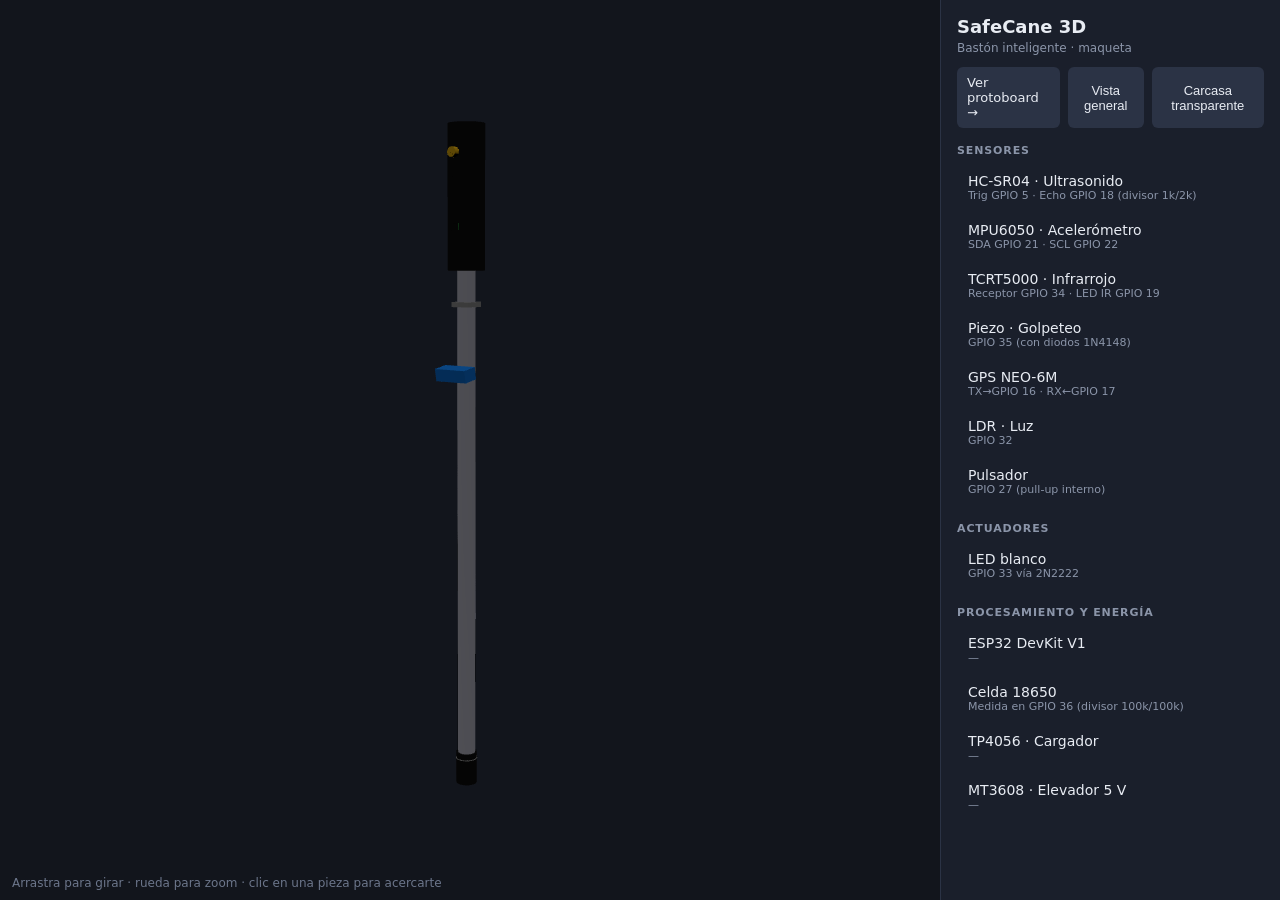
<file: modelo3d/visor/index.html>
<!doctype html>
<html lang="es"><head><meta charset="utf-8"><meta name="viewport" content="width=device-width,initial-scale=1">
<title>SafeCane 3D</title>
<style>
*{box-sizing:border-box}body{margin:0;font-family:system-ui,sans-serif;background:#12151c;color:#e8ecf3;display:flex;height:100vh;overflow:hidden}
#vista{flex:1;position:relative}canvas{display:block}
#panel{width:340px;background:#1a1f2b;border-left:1px solid #2b3345;overflow:auto;padding:16px}
h1{font-size:18px;margin:0 0 4px}.sub{color:#8b95a9;font-size:12px;margin-bottom:12px}
.btns{display:flex;gap:8px;margin-bottom:14px}
button{background:#2b3345;color:#e8ecf3;border:0;border-radius:6px;padding:8px 10px;cursor:pointer;font-size:13px}button:hover{background:#3a4560}
h2{font-size:11px;letter-spacing:.08em;text-transform:uppercase;color:#8b95a9;margin:16px 0 6px}
.item{padding:9px 10px;border-radius:6px;cursor:pointer;border:1px solid transparent;font-size:14px}
.item:hover{background:#242c3d}.item.act{background:#223a63;border-color:#4d8dff}
.item small{display:block;color:#8b95a9;font-size:11px}
#info{margin-top:14px;padding:12px;border-radius:8px;background:#0f131b;font-size:13px;line-height:1.5;display:none}
#info b{font-size:15px;display:block;margin-bottom:4px}#info .pin{color:#ffc247;margin-top:6px}
#tag{position:absolute;pointer-events:none;transform:translate(14px,-50%);background:#4d8dff;color:#fff;padding:5px 10px;border-radius:6px;font-size:13px;font-weight:600;display:none;white-space:nowrap}
#tag::before{content:"";position:absolute;left:-26px;top:50%;width:26px;height:2px;background:#4d8dff}
#ring{position:absolute;pointer-events:none;width:46px;height:46px;margin:-23px 0 0 -23px;border:3px solid #4d8dff;border-radius:50%;display:none;animation:p 1.2s infinite}
@keyframes p{0%{transform:scale(.6);opacity:1}100%{transform:scale(1.5);opacity:0}}
#ayuda{position:absolute;left:12px;bottom:10px;font-size:12px;color:#6c768b}
</style></head><body>
<div id="vista"><div id="ring"></div><div id="tag"></div><div id="error" style="position:absolute;top:12px;left:12px;right:12px;background:#7a1f1f;padding:10px;border-radius:6px;display:none;font-size:13px"></div><div id="ayuda">Arrastra para girar · rueda para zoom · clic en una pieza para acercarte</div></div>
<div id="panel"><h1>SafeCane 3D</h1><div class="sub">Bastón inteligente · maqueta</div>
<div class="btns"><a href="protoboard.html" style="background:#2b3345;color:#e8ecf3;border-radius:6px;padding:8px 10px;font-size:13px;text-decoration:none">Ver protoboard →</a><button id="general">Vista general</button><button id="carcasa">Carcasa transparente</button></div>
<div id="lista"></div><div id="info"></div></div>
<script>addEventListener("error",e=>{const x=document.getElementById("error");x.style.display="block";x.textContent="Error: "+e.message});addEventListener("unhandledrejection",e=>{const x=document.getElementById("error");x.style.display="block";x.textContent="Error: "+(e.reason&&e.reason.message||e.reason)})</script>
<script type="importmap">{"imports":{"three":"./lib/three.module.js","three/addons/":"./lib/addons/"}}</script>
<script type="module">
import * as THREE from "three";
import {GLTFLoader} from "three/addons/loaders/GLTFLoader.js";
import {OrbitControls} from "three/addons/controls/OrbitControls.js";

// nombre del nodo en el .glb -> información (pines según la guía)
const INFO = {
  hcsr04:{g:"Sensores",n:"HC-SR04 · Ultrasonido",d:"Mide la distancia a obstáculos al frente (2–400 cm). Inclinado 10° hacia abajo.",p:"Trig GPIO 5 · Echo GPIO 18 (divisor 1k/2k)"},
  mpu6050:{g:"Sensores",n:"MPU6050 · Acelerómetro",d:"Detecta caída libre, impacto e inclinación. Eje Z paralelo al tubo.",p:"SDA GPIO 21 · SCL GPIO 22"},
  tcrt5000:{g:"Sensores",n:"TCRT5000 · Infrarrojo",d:"Detecta si hay una mano sujetando la empuñadura, mirando por la ventana de 6×10 mm.",p:"Receptor GPIO 34 · LED IR GPIO 19"},
  piezo:{g:"Sensores",n:"Piezo · Golpeteo",d:"En la contera: cuenta cada golpe de la punta contra el suelo.",p:"GPIO 35 (con diodos 1N4148)"},
  gps:{g:"Sensores",n:"GPS NEO-6M",d:"Da la ubicación que se envía con cada alerta. Antena cerámica hacia arriba.",p:"TX→GPIO 16 · RX←GPIO 17"},
  ldr:{g:"Sensores",n:"LDR · Luz",d:"Decide cuándo encender el LED blanco al oscurecer.",p:"GPIO 32"},
  pulsador:{g:"Sensores",n:"Pulsador",d:"Cancela una pre-alerta o alerta. Capuchón alto, al alcance del pulgar.",p:"GPIO 27 (pull-up interno)"},
  led:{g:"Actuadores",n:"LED blanco",d:"Hace visible al usuario de noche y parpadea en ALERTA.",p:"GPIO 33 vía 2N2222"},
  esp32:{g:"Procesamiento y energía",n:"ESP32 DevKit V1",d:"Cerebro: lee sensores (núcleo 1) y comunica por Wi-Fi/MQTT/BLE (núcleo 0).",p:"—"},
  bateria:{g:"Procesamiento y energía",n:"Celda 18650",d:"3000 mAh. Energía portátil del bastón.",p:"Medida en GPIO 36 (divisor 100k/100k)"},
  tp4056:{g:"Procesamiento y energía",n:"TP4056 · Cargador",d:"Carga la celda y la protege bajo 2,5 V. Puerto micro-USB accesible.",p:"—"},
  mt3608:{g:"Procesamiento y energía",n:"MT3608 · Elevador 5 V",d:"Sube 3,7 V de la celda a 5,0 V para el riel de 5 V.",p:"—"},
};
const INTERIOR = new Set(["esp32","bateria","tp4056","mt3608","mpu6050","tcrt5000","gps"]);
const CARCASA = ["mango_a","mango_b"];

const cont = document.getElementById("vista");
try{document.createElement("canvas").getContext("webgl2")||document.createElement("canvas").getContext("webgl")||(()=>{throw new Error("tu navegador tiene WebGL desactivado")})()}catch(e){document.getElementById("error").style.display="block";document.getElementById("error").textContent="Error: "+e.message}
const renderer = new THREE.WebGLRenderer({antialias:true});
renderer.setPixelRatio(devicePixelRatio); cont.prepend(renderer.domElement);
const scene = new THREE.Scene(); scene.background = new THREE.Color(0x12151c);
const camera = new THREE.PerspectiveCamera(40,1,1,5000);
const controls = new OrbitControls(camera, renderer.domElement); controls.enableDamping = true;
scene.add(new THREE.HemisphereLight(0xffffff,0x667799,3.2));
const sol = new THREE.DirectionalLight(0xffffff,2.2); sol.position.set(300,600,400); scene.add(sol);

const piezas = {}; let seleccion = null, vuelo = null;
const tag = document.getElementById("tag"), ring = document.getElementById("ring"), info = document.getElementById("info");

new GLTFLoader().load("safecane.glb", g => {
  scene.add(g.scene); g.scene.updateMatrixWorld(true);
  g.scene.traverse(o => { if (o.name && !o.isMesh || o.isMesh) {
    const nombre = o.isMesh ? o.name : o.name;
    if (INFO[nombre] || CARCASA.includes(nombre) || nombre==="tubo"||nombre==="contera") piezas[nombre] = o;
    if (o.isMesh) { o.material = o.material.clone(); o.material.transparent = true; }
  }});
  general(true); armarLista();
});

function cajaDe(o){ return new THREE.Box3().setFromObject(o); }
function setCarcasa(transp){
  CARCASA.forEach(n => piezas[n]?.traverse(m => { if (m.isMesh) m.material.opacity = transp ? 0.12 : 1; m.material.depthWrite = !transp; }));
  document.getElementById("carcasa").textContent = transp ? "Carcasa opaca" : "Carcasa transparente";
  carcasaTransp = transp;
}
let carcasaTransp = false;

function volarA(destPos, destTarget, ms=900){
  vuelo = {t0:performance.now(), ms, p0:camera.position.clone(), t0v:controls.target.clone(), p1:destPos, t1:destTarget};
}
function general(inmediato){
  const c = cajaDe(piezas.tubo), mg = cajaDe(piezas.mango_a);
  const caja = new THREE.Box3().union(c).union(mg);
  const centro = caja.getCenter(new THREE.Vector3()), alto = caja.getSize(new THREE.Vector3()).y;
  const pos = centro.clone().add(new THREE.Vector3(alto*1.2, alto*0.3, alto*1.5));
  if (inmediato){ camera.position.copy(pos); controls.target.copy(centro); } else volarA(pos, centro);
  seleccionar(null);
}
function seleccionar(nombre){
  if (seleccion && piezas[seleccion]) piezas[seleccion].traverse(m => { if (m.isMesh && m.material.emissive) m.material.emissive.setHex(0); });
  seleccion = nombre;
  document.querySelectorAll(".item").forEach(e => e.classList.toggle("act", e.dataset.n === nombre));
  tag.style.display = ring.style.display = info.style.display = nombre ? "block" : "none";
  if (!nombre) return;
  const d = INFO[nombre];
  tag.textContent = d.n; info.innerHTML = `<b>${d.n}</b>${d.d}<div class="pin">${d.p}</div>`;
  piezas[nombre].traverse(m => { if (m.isMesh && m.material.emissive) m.material.emissive.setHex(0x335599); });
  if (INTERIOR.has(nombre) && !carcasaTransp) setCarcasa(true);
  const caja = cajaDe(piezas[nombre]), centro = caja.getCenter(new THREE.Vector3());
  const dist = Math.max(caja.getSize(new THREE.Vector3()).length()*2.6, 60);
  const dir = camera.position.clone().sub(controls.target).normalize();
  volarA(centro.clone().add(dir.multiplyScalar(dist)), centro);
}
function armarLista(){
  const lista = document.getElementById("lista"); const grupos = {};
  Object.entries(INFO).forEach(([k,v]) => (grupos[v.g] ||= []).push([k,v]));
  for (const [g, items] of Object.entries(grupos)){
    lista.insertAdjacentHTML("beforeend", `<h2>${g}</h2>`);
    items.forEach(([k,v]) => { const e = document.createElement("div"); e.className="item"; e.dataset.n=k;
      e.innerHTML = `${v.n}<small>${v.p}</small>`; e.onclick = () => seleccionar(k); lista.append(e); });
  }
}
document.getElementById("general").onclick = () => general(false);
document.getElementById("carcasa").onclick = () => setCarcasa(!carcasaTransp);

// clic sobre el modelo (sin confundirlo con arrastrar)
const ray = new THREE.Raycaster(), mouse = new THREE.Vector2(); let down = null;
renderer.domElement.addEventListener("pointerdown", e => down = [e.clientX,e.clientY]);
renderer.domElement.addEventListener("pointerup", e => {
  if (!down || Math.hypot(e.clientX-down[0], e.clientY-down[1]) > 5) return;
  const r = renderer.domElement.getBoundingClientRect();
  mouse.set(((e.clientX-r.left)/r.width)*2-1, -((e.clientY-r.top)/r.height)*2+1);
  ray.setFromCamera(mouse, camera);
  const objs = Object.entries(piezas).filter(([n]) => INFO[n]).map(([,o]) => o);
  const hit = ray.intersectObjects(objs, true)[0];
  if (hit){ let o = hit.object; while (o && !INFO[o.name]) o = o.parent; if (o) seleccionar(o.name); }
});

function ajustar(){ const w = cont.clientWidth, h = cont.clientHeight; renderer.setSize(w,h); camera.aspect = w/h; camera.updateProjectionMatrix(); }
addEventListener("resize", ajustar); ajustar();

renderer.setAnimationLoop(() => {
  if (vuelo){ let k = Math.min((performance.now()-vuelo.t0)/vuelo.ms, 1); k = k<.5 ? 2*k*k : 1-Math.pow(-2*k+2,2)/2;
    camera.position.lerpVectors(vuelo.p0, vuelo.p1, k); controls.target.lerpVectors(vuelo.t0v, vuelo.t1, k); if (k===1) vuelo = null; }
  controls.update(); renderer.render(scene, camera);
  if (seleccion){ const p = controls.target.clone(); if (piezas[seleccion]) cajaDe(piezas[seleccion]).getCenter(p);
    p.project(camera); const x = (p.x+1)/2*cont.clientWidth, y = (1-p.y)/2*cont.clientHeight;
    ring.style.left = x+"px"; ring.style.top = y+"px"; tag.style.left = (x+30)+"px"; tag.style.top = y+"px"; }
});
</script></body></html>
</file>
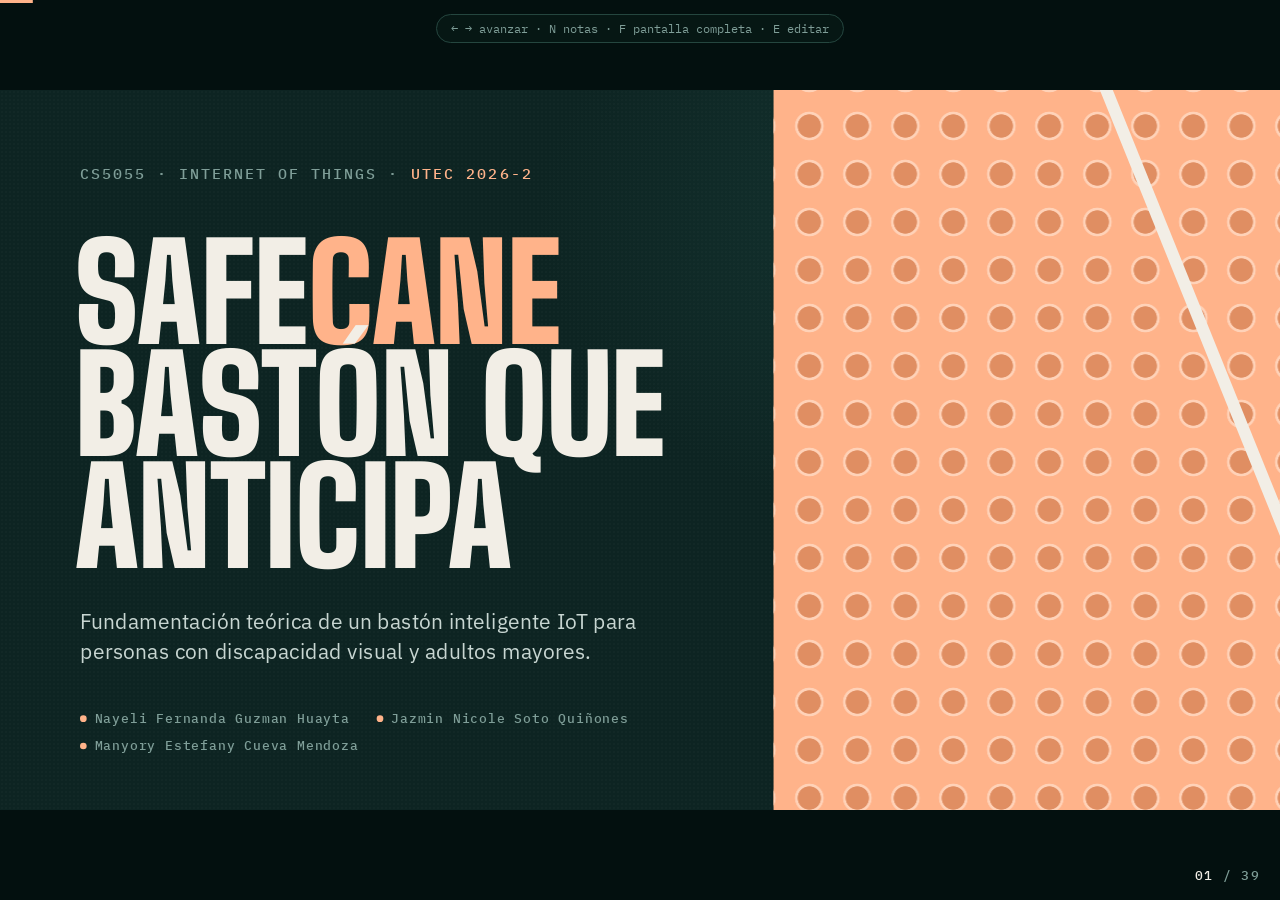
<file: presentacion/fundamentacion_teorica.html>
<!DOCTYPE html>
<html lang="es">
<head>
<meta charset="UTF-8">
<meta name="viewport" content="width=device-width, initial-scale=1.0">
<title>SafeCane · Fundamentación teórica</title>

<!-- Tipografías: Big Shoulders Display (titulares, estilo señalética), IBM Plex Sans (texto) e IBM Plex Mono (etiquetas) -->
<link rel="preconnect" href="https://fonts.googleapis.com">
<link rel="preconnect" href="https://fonts.gstatic.com" crossorigin>
<link href="https://fonts.googleapis.com/css2?family=Big+Shoulders+Display:wght@600;800;900&family=IBM+Plex+Mono:wght@400;500&family=IBM+Plex+Sans:wght@400;500;600&display=swap" rel="stylesheet">

<style>
/* ===========================================
   TEMA (variables CSS)
   Cambia estos valores para cambiar todo el aspecto.
   Paleta: verde petróleo + durazno, inspirada en el piso podotáctil.
   =========================================== */
:root {
  --stage-bg: #03100f;      /* fuera del lienzo 16:9 */
  --slide-bg: #0D2422;      /* fondo de cada diapositiva */
  --bg-2: #12302D;          /* paneles */
  --bg-3: #173a36;          /* paneles realzados */
  --line: #25463f;          /* bordes y rejillas */
  --glow: #163834;          /* halo del fondo */
  --acc: #FFB38A;           /* acento durazno */
  --dome: #e08e62;          /* relieve podotáctil */
  --ring: #ffd2b8;
  --mint: #8FD9C6;          /* acento frío secundario (desnivel, red) */
  --paper: #F2EEE6;         /* texto principal */
  --sub: #c8d6d2;           /* texto secundario */
  --dim: #7f9e98;           /* etiquetas */

  --f-display: 'Big Shoulders Display', 'Arial Narrow', sans-serif;
  --f-body: 'IBM Plex Sans', sans-serif;
  --f-mono: 'IBM Plex Mono', monospace;

  --ease-out: cubic-bezier(0.23, 1, 0.32, 1);
  --ease-in-out: cubic-bezier(0.77, 0, 0.175, 1);
}

* { margin: 0; padding: 0; box-sizing: border-box; }

/* ===========================================
   FIXED 16:9 STAGE: MANDATORY BASE STYLES
   (viewport-base.css, contenido completo)
   =========================================== */
html,
body {
    width: 100%;
    height: 100%;
    margin: 0;
    overflow: hidden;
    background: var(--stage-bg, #000);
}
.deck-viewport {
    position: fixed;
    inset: 0;
    overflow: hidden;
    background: var(--stage-bg, #000);
}
.deck-stage {
    position: absolute;
    left: 0;
    top: 0;
    width: 1920px;
    height: 1080px;
    overflow: hidden;
    transform-origin: 0 0;
    background: var(--slide-bg, #fff);
}
.slide {
    position: absolute;
    inset: 0;
    width: 1920px;
    height: 1080px;
    overflow: hidden;
    display: block;
    visibility: hidden;
    opacity: 0;
    pointer-events: none;
    background: var(--slide-bg, #fff);
}
.slide.active,
.slide.visible {
    visibility: visible;
    opacity: 1;
    pointer-events: auto;
    z-index: 1;
}
img,
video,
canvas,
svg {
    max-width: 100%;
    max-height: 100%;
}
.deck-controls {
    position: fixed;
    left: 50%;
    bottom: 22px;
    transform: translateX(-50%);
    z-index: 1000;
}
@media print {
    html,
    body {
        width: 1920px;
        height: auto;
        overflow: visible;
        background: #fff;
    }
    .deck-viewport {
        position: static;
        overflow: visible;
        background: #fff;
    }
    .deck-stage {
        position: static;
        width: auto;
        height: auto;
        transform: none !important;
        background: none;
    }
    .slide {
        position: relative;
        display: block !important;
        visibility: visible !important;
        opacity: 1 !important;
        pointer-events: auto !important;
        width: 1920px;
        height: 1080px;
        break-after: page;
        page-break-after: always;
    }
    .slide:last-child {
        break-after: auto;
        page-break-after: auto;
    }
    .deck-controls {
        display: none !important;
    }
}
@media (prefers-reduced-motion: reduce) {
    *,
    *::before,
    *::after {
        animation-duration: 0.01ms !important;
        transition-duration: 0.2s !important;
    }
}

/* ===========================================
   TRANSICIÓN ENTRE DIAPOSITIVAS
   Fundido corto; el movimiento lo aportan los elementos .reveal
   =========================================== */
.slide {
  transition: opacity 320ms ease, visibility 0s linear 320ms;
  color: var(--paper);
  font-family: var(--f-body);
  background:
    radial-gradient(1100px 700px at 82% 18%, var(--glow), transparent 70%),
    var(--slide-bg);
}
.slide.active { transition: opacity 360ms ease, visibility 0s; }

/* Grano sutil sobre el fondo (textura de asfalto) */
.slide::before {
  content: ""; position: absolute; inset: 0; pointer-events: none;
  background-image: radial-gradient(#ffffff09 1px, transparent 1.4px);
  background-size: 6px 6px; opacity: .6;
}

/* ===========================================
   ANIMACIONES DE ENTRADA
   .reveal sube y aparece; --i define el orden (lo asigna el JS)
   =========================================== */
.reveal {
  opacity: 0;
  transform: translateY(28px);
  transition: opacity 0s linear 360ms, transform 0s linear 360ms;
}
.slide.visible .reveal {
  opacity: 1; transform: translateY(0);
  transition: opacity 600ms ease, transform 800ms var(--ease-out);
  transition-delay: calc(var(--i, 0) * 70ms + 120ms);
}

/* ===========================================
   SEÑAS DE IDENTIDAD: RELIEVE PODOTÁCTIL Y BASTÓN
   =========================================== */
.tactile {
  position: absolute; top: 0; bottom: 0; right: 0;
  background-color: var(--acc);
  background-image: radial-gradient(circle at 50% 50%, var(--dome) 0 17px, var(--ring) 18px 21px, transparent 22px);
  background-size: 72px 72px;
  background-position: 18px 18px;
  clip-path: inset(0 0 0 100%);
}
.slide.visible .tactile {
  clip-path: inset(0 0 0 0);
  transition: clip-path 1100ms var(--ease-in-out) 60ms;
}
.cane {
  position: absolute; width: 18px; height: 1400px; top: -120px;
  background: linear-gradient(var(--paper) 0 80%, #e5484d 80% 100%);
  transform: rotate(-22deg); transform-origin: top center;
  opacity: 0;
}
.slide.visible .cane { opacity: 1; transition: opacity 700ms ease 700ms; }

/* Relieve como marcador Sí / No en tablas */
.dome { display: inline-block; width: 30px; height: 30px; border-radius: 50%; vertical-align: middle;
  background: radial-gradient(circle, var(--dome) 0 9px, var(--ring) 10px 12px, var(--acc) 13px); }
.ring { display: inline-block; width: 30px; height: 30px; border-radius: 50%; vertical-align: middle; border: 2px solid var(--line); }
.na { font-family: var(--f-mono); color: var(--dim); font-size: 26px; }

/* ===========================================
   TIPOGRAFÍA Y BLOQUES REUTILIZABLES
   =========================================== */
.pad { position: absolute; inset: 96px 128px 104px; display: flex; flex-direction: column; }
.tag {
  font: 500 22px var(--f-mono); letter-spacing: .16em; text-transform: uppercase; color: var(--dim);
  display: flex; align-items: center; gap: 18px;
}
.tag b { color: var(--acc); font-weight: 500; }
.h1 { font: 900 200px/.84 var(--f-display); text-transform: uppercase; letter-spacing: -.005em; }
.h2 { font: 800 112px/.9 var(--f-display); text-transform: uppercase; margin-top: 36px; max-width: 1500px; }
.h3 { font: 800 54px/1 var(--f-display); text-transform: uppercase; letter-spacing: .01em; }
.lead { font-size: 40px; line-height: 1.38; color: var(--sub); max-width: 1300px; }
.txt { font-size: 30px; line-height: 1.45; color: var(--sub); }
.src { font: 400 20px var(--f-mono); color: var(--dim); letter-spacing: .04em; }
.acc { color: var(--acc); }
.mint { color: var(--mint); }
em { font-style: normal; color: var(--paper); font-weight: 600; }

.panel { background: var(--bg-2); border: 1px solid var(--line); border-radius: 6px; padding: 44px 44px 40px; }
.cols { display: grid; gap: 28px; }
.c2 { grid-template-columns: 1fr 1fr; }
.c3 { grid-template-columns: repeat(3, 1fr); }
.c4 { grid-template-columns: repeat(4, 1fr); }
.grow { flex: 1; min-height: 0; }
.bottom { margin-top: auto; }

/* Número pequeño de ítem (01, 02…) */
.idx { font: 500 22px var(--f-mono); color: var(--acc); letter-spacing: .08em; }

/* ===========================================
   PORTADA Y CIERRE
   =========================================== */
.cover .tactile { width: 760px; }
.cover .cane { right: 300px; }
.cover .h1 { position: absolute; left: 112px; top: 220px; width: 1050px; }
.cover .sub { position: absolute; left: 120px; top: 775px; width: 860px; font-size: 32px; line-height: 1.42; color: var(--sub); }
.cover .tag { position: absolute; left: 120px; top: 110px; }
.people { position: absolute; left: 120px; bottom: 84px; width: 940px; display: flex; flex-wrap: wrap; gap: 14px 40px; font: 500 20px var(--f-mono); letter-spacing: .06em; color: var(--dim); }
.people i { display: inline-block; width: 10px; height: 10px; border-radius: 50%; background: var(--acc); margin-right: 12px; vertical-align: 1px; }

/* ===========================================
   SEPARADOR DE SECCIÓN
   =========================================== */
.section .tactile { width: 520px; }
.section .cane { right: 180px; }
.section .num {
  position: absolute; left: 112px; top: 120px;
  font: 900 520px/.8 var(--f-display);
  color: transparent; -webkit-text-stroke: 3px var(--acc);
}
.section .h2 { position: absolute; left: 120px; bottom: 150px; width: 1200px; font-size: 150px; }
.section .tag { position: absolute; left: 124px; bottom: 96px; }

/* ===========================================
   CIFRA GRANDE (estadísticas)
   =========================================== */
.stat-n { font: 900 360px/.8 var(--f-display); color: var(--acc); letter-spacing: -.01em; white-space: nowrap; }
.stat-n small { font-size: 140px; color: var(--paper); margin-left: 16px; }
.stat-wrap { display: grid; grid-template-columns: auto 1fr; gap: 80px; align-items: end; margin-top: auto; }
.stat-wrap .lead { font-size: 46px; color: var(--paper); padding-bottom: 18px; }

/* ===========================================
   TABLAS
   =========================================== */
table { width: 100%; border-collapse: collapse; }
th { font: 500 19px var(--f-mono); letter-spacing: .12em; text-transform: uppercase; color: var(--dim); text-align: left; padding: 0 16px 18px; }
td { font-size: 27px; color: var(--sub); padding: 20px 16px; border-top: 1px solid var(--line); vertical-align: middle; }
td b { color: var(--paper); font-weight: 600; }
td.c, th.c { text-align: center; }
tr.us td { background: var(--bg-3); color: var(--paper); border-top-color: var(--acc); }

/* ===========================================
   ONDAS DE VIBRACIÓN (patrones de aviso)
   =========================================== */
.wave { height: 34px; border-radius: 4px; }
.w-cont { background: var(--acc); }
.w-fast { background: repeating-linear-gradient(90deg, var(--acc) 0 14px, transparent 14px 28px); }
.w-slow { background: repeating-linear-gradient(90deg, var(--acc) 0 44px, transparent 44px 88px); opacity: .8; }
.w-step { background: repeating-linear-gradient(90deg, var(--mint) 0 14px, transparent 14px 28px); }
.w-pre  { background: repeating-linear-gradient(90deg, var(--ring) 0 84px, transparent 84px 140px); }
.w-alert{ background: repeating-linear-gradient(90deg, #ff7a6b 0 35px, transparent 35px 70px); }
.wrow { display: grid; grid-template-columns: 420px 1fr 260px; gap: 40px; align-items: center; padding: 22px 0; border-top: 1px solid var(--line); }
.wrow b { font: 800 40px/1 var(--f-display); text-transform: uppercase; display: block; }
.wrow span { font: 400 20px var(--f-mono); color: var(--dim); }
.wrow .ms { text-align: right; font: 500 22px var(--f-mono); color: var(--sub); }

/* ===========================================
   SVG (diagramas)
   =========================================== */
svg text { font-family: var(--f-body); fill: var(--paper); }
svg .t2 { fill: var(--sub); }
svg .t3 { fill: var(--dim); }
svg .mono { font-family: var(--f-mono); }
svg .box { fill: var(--bg-2); stroke: var(--line); stroke-width: 1.5; }
svg .box-a { fill: #2a2b24; stroke: var(--acc); stroke-width: 2; }
svg .box-m { fill: #143a35; stroke: var(--mint); stroke-width: 1.5; }
svg .box-s { fill: var(--bg-3); }
svg .w { stroke: var(--dim); stroke-width: 1.6; fill: none; }
svg .wa { stroke: var(--acc); stroke-width: 2; fill: none; }
svg .wm { stroke: var(--mint); stroke-width: 2; fill: none; }
svg .dash { stroke-dasharray: 6 7; }
svg .ah { fill: var(--dim); }
svg .aha { fill: var(--acc); }
svg .ahm { fill: var(--mint); }
svg .ta { fill: var(--acc); }
svg .tm { fill: var(--mint); }
svg .gl { stroke: var(--line); stroke-width: 1; }
.trace { stroke: var(--acc); stroke-width: 3; fill: none; stroke-linejoin: round; stroke-linecap: round; stroke-dasharray: 1; stroke-dashoffset: 1; }
.slide.visible .trace { stroke-dashoffset: 0; transition: stroke-dashoffset 1600ms var(--ease-in-out) 500ms; }

/* ===========================================
   REFERENCIAS
   =========================================== */
.refs { columns: 2; column-gap: 72px; margin-top: 44px; }
.refs p { font-size: 19px; line-height: 1.45; color: var(--sub); margin-bottom: 13px; break-inside: avoid; }
.refs p b { color: var(--paper); font-weight: 600; }

/* Notas del expositor: ocultas en la diapositiva, se muestran con N */
.notes { display: none; }

/* ===========================================
   CONTROLES (fuera del lienzo)
   =========================================== */
.progress { position: fixed; left: 0; top: 0; height: 3px; width: 100%; background: var(--acc); transform-origin: left; transform: scaleX(0); transition: transform 400ms var(--ease-out); z-index: 1000; }
.counter { position: fixed; right: 20px; bottom: 16px; font: 500 13px var(--f-mono); letter-spacing: .1em; color: var(--dim); z-index: 1000; }
.counter b { color: var(--paper); font-weight: 500; }
.notes-panel {
  position: fixed; left: 50%; bottom: 20px; transform: translate(-50%, 16px); width: min(920px, calc(100% - 32px));
  background: #071816f2; border: 1px solid var(--line); border-radius: 10px; padding: 18px 22px;
  font: 400 16px/1.55 var(--f-body); color: var(--sub); z-index: 1001;
  opacity: 0; pointer-events: none; transition: opacity 200ms ease, transform 260ms var(--ease-out);
}
.notes-panel.show { opacity: 1; transform: translate(-50%, 0); pointer-events: auto; }
.notes-panel b { font: 500 12px var(--f-mono); letter-spacing: .12em; color: var(--acc); display: block; margin-bottom: 6px; }
.hint { position: fixed; top: 14px; left: 50%; transform: translateX(-50%); font: 400 12px var(--f-mono); color: var(--dim); background: #071816e6; border: 1px solid var(--line); border-radius: 999px; padding: 6px 14px; z-index: 1000; transition: opacity 500ms ease; }
.hint.gone { opacity: 0; }

/* Edición en línea (E o esquina superior izquierda) */
.edit-hotzone { position: fixed; top: 0; left: 0; width: 80px; height: 80px; z-index: 10000; cursor: pointer; }
.edit-toggle {
  position: fixed; top: 16px; left: 16px; z-index: 10001; height: 36px; padding: 0 14px; border-radius: 8px;
  background: var(--bg-3); color: var(--paper); border: 1px solid var(--line); font: 500 13px var(--f-mono); cursor: pointer;
  opacity: 0; pointer-events: none; transition: opacity 300ms ease, transform 140ms var(--ease-out);
}
.edit-toggle.show, .edit-toggle.active { opacity: 1; pointer-events: auto; }
.edit-toggle.active { background: var(--acc); color: #0D2422; border-color: var(--acc); }
.edit-toggle:active { transform: scale(0.96); }
body.editing [contenteditable="true"] { outline: 2px dashed #ffb38a66; outline-offset: 6px; }

@media (prefers-reduced-motion: reduce) {
  .reveal { transform: none; }
  .slide.visible .tactile { transition: none; }
  .trace { stroke-dashoffset: 0; }
}
@media print {
  .reveal { opacity: 1 !important; transform: none !important; }
  .tactile { clip-path: none !important; }
  .cane { opacity: 1 !important; }
  .trace { stroke-dashoffset: 0 !important; }
  .progress, .counter, .notes-panel, .hint, .edit-hotzone, .edit-toggle { display: none !important; }
}
</style>
</head>
<body>

<div class="progress" id="progress"></div>
<div class="hint" id="hint">← → avanzar · N notas · F pantalla completa · E editar</div>

<div class="deck-viewport">
<main class="deck-stage" id="deckStage">

<!-- =========================================================
     01 · PORTADA
     ========================================================= -->
<section class="slide cover" data-title="Portada">
  <div class="tactile"></div><div class="cane"></div>
  <div class="tag reveal">CS5055 · Internet of Things · <b>UTEC 2026-2</b></div>
  <h1 class="h1 reveal">Safe<span class="acc">Cane</span><br>bastón que<br>anticipa</h1>
  <p class="sub reveal">Fundamentación teórica de un bastón inteligente IoT para personas con discapacidad visual y adultos mayores.</p>
  <div class="people reveal"><span><i></i>Nayeli Fernanda Guzman Huayta</span><span><i></i>Jazmin Nicole Soto Quiñones</span><span><i></i>Manyory Estefany Cueva Mendoza</span></div>
  <aside class="notes">Presentar al equipo y el curso. SafeCane es un bastón inteligente IoT que detecta obstáculos, desniveles y caídas, y envía la ubicación de cada alerta en tiempo real.</aside>
</section>

<!-- =========================================================
     02 · CONTENIDO
     ========================================================= -->
<section class="slide" data-title="Contenido">
  <div class="pad">
    <div class="tag reveal">Contenido</div>
    <h2 class="h2 reveal">Seis partes</h2>
    <div class="cols c3 bottom" style="row-gap:56px">
      <div class="reveal"><div class="idx">01</div><div class="h3" style="margin-top:14px">Problemática<br>y contexto</div></div>
      <div class="reveal"><div class="idx">02</div><div class="h3" style="margin-top:14px">Objetivos</div></div>
      <div class="reveal"><div class="idx">03</div><div class="h3" style="margin-top:14px">Justificación</div></div>
      <div class="reveal"><div class="idx">04</div><div class="h3" style="margin-top:14px">Estado del arte</div></div>
      <div class="reveal"><div class="idx">05</div><div class="h3" style="margin-top:14px">Fundamentos<br>y tecnologías</div></div>
      <div class="reveal"><div class="idx">06</div><div class="h3" style="margin-top:14px">Desarrollo<br>conceptual</div></div>
    </div>
  </div>
  <aside class="notes">Recorrido: del problema a la solución, pasando por los objetivos, el estado del arte y la teoría que sostiene cada decisión.</aside>
</section>

<!-- =========================================================
     03 · SECCIÓN 01
     ========================================================= -->
<section class="slide section" data-title="01 Problemática">
  <div class="tactile"></div><div class="cane"></div>
  <div class="num reveal">01</div>
  <h2 class="h2 reveal">Problemática<br>y contexto</h2>
  <div class="tag reveal">SafeCane · Fundamentación teórica</div>
</section>

<!-- 04 · Cifra OMS -->
<section class="slide" data-title="Visión en el mundo">
  <div class="pad">
    <div class="tag reveal"><b>01</b> Problemática y contexto</div>
    <div class="stat-wrap">
      <div class="stat-n reveal">2 200<small>M</small></div>
      <div class="reveal"><p class="lead">personas en el mundo tienen algún deterioro de la visión cercana o lejana.</p><p class="src" style="margin-top:20px">OMS · 2026</p></div>
    </div>
  </div>
  <aside class="notes">Según la OMS, al menos 2 200 millones de personas tienen algún deterioro de la visión; en al menos 1 000 millones se pudo prevenir o aún no se ha atendido.</aside>
</section>

<!-- 05 · Cifra Perú -->
<section class="slide" data-title="Perú">
  <div class="pad">
    <div class="tag reveal"><b>01</b> Problemática y contexto</div>
    <div class="stat-wrap">
      <div class="stat-n reveal">1,55<small>M</small></div>
      <div class="reveal"><p class="lead">peruanos tienen dificultad para ver aun usando anteojos: la discapacidad más frecuente del país.</p><p class="src" style="margin-top:20px">INEI · Perfil sociodemográfico de la población con discapacidad, 2017</p></div>
    </div>
  </div>
  <aside class="notes">El INEI registró 3 209 261 personas con discapacidad (10,3 % de la población). De ellas, 1 550 196 (48,3 %) tienen dificultad para ver. Le siguen moverse o caminar (15,1 %) y oír (7,6 %). La prevalencia crece con la edad y alcanza su máximo después de los 60 años.</aside>
</section>

<!-- 06 · Cifra caídas -->
<section class="slide" data-title="Caídas">
  <div class="pad">
    <div class="tag reveal"><b>01</b> Problemática y contexto</div>
    <div class="stat-wrap">
      <div class="stat-n reveal">684 000</div>
      <div class="reveal"><p class="lead">muertes por caídas al año: la segunda causa de muerte por lesiones no intencionales.</p><p class="src" style="margin-top:20px">OMS · Falls, 2021</p></div>
    </div>
  </div>
  <aside class="notes">Cada año ocurren 37,3 millones de caídas que requieren atención médica. Los mayores de 60 años concentran las caídas fatales, y más del 80 % de esas muertes ocurre en países de ingresos bajos y medianos, como el Perú.</aside>
</section>

<!-- 07 · Visión y caídas -->
<section class="slide" data-title="Visión y caídas">
  <div class="pad">
    <div class="tag reveal"><b>01</b> Problemática y contexto</div>
    <h2 class="h2 reveal">Ver menos es caer más</h2>
    <div class="cols c2 bottom" style="gap:80px">
      <div class="reveal"><div class="stat-n" style="font-size:280px">+40<small style="font-size:110px">%</small></div><p class="lead" style="margin-top:24px">de riesgo de caída en personas ciegas</p></div>
      <div class="reveal"><div class="stat-n" style="font-size:280px;color:var(--ring)">+16<small style="font-size:110px">%</small></div><p class="lead" style="margin-top:24px">en personas con baja visión</p></div>
    </div>
    <p class="src reveal" style="margin-top:40px">Legood et al., 2002 · Shri Harini et al., 2026</p>
  </div>
  <aside class="notes">Una revisión de 31 estudios concluyó que las personas con discapacidad visual tienen más caídas y lesiones que la población general. Trabajos recientes cuantifican ese exceso.</aside>
</section>

<!-- 08 · Limitaciones del bastón blanco -->
<section class="slide" data-title="El bastón blanco">
  <div class="pad">
    <div class="tag reveal"><b>01</b> Problemática y contexto</div>
    <h2 class="h2 reveal">El bastón blanco solo sabe lo que toca su punta</h2>
    <div class="cols c3 bottom">
      <div class="panel reveal"><div class="idx">01</div><div class="h3" style="margin:18px 0 16px">No anticipa</div><p class="txt">No avisa de lo que se acerca ni de un escalón que baja.</p></div>
      <div class="panel reveal"><div class="idx">02</div><div class="h3" style="margin:18px 0 16px">No avisa</div><p class="txt">Si la persona cae, nadie se entera.</p></div>
      <div class="panel reveal"><div class="idx">03</div><div class="h3" style="margin:18px 0 16px">No localiza</div><p class="txt">La familia no sabe dónde está.</p></div>
    </div>
  </div>
  <aside class="notes">El bastón blanco es barato y simple, pero pasivo. Quien camina solo puede quedarse horas en el suelo tras una caída, y esa demora agrava la lesión.</aside>
</section>

<!-- 09 · Enunciado del problema -->
<section class="slide" data-title="El problema">
  <div class="tactile" style="width:220px"></div>
  <div class="pad" style="right:340px">
    <div class="tag reveal"><b>01</b> El problema</div>
    <p class="reveal" style="margin-top:auto;font:800 92px/1.02 var(--f-display);text-transform:uppercase">No existe un dispositivo de bajo costo que <span class="acc">amplíe la detección</span> y, a la vez, <span class="acc">avise de una caída y de dónde ocurrió</span>.</p>
  </div>
  <aside class="notes">En el Perú ese grupo supera el millón y medio de personas. Acortar el tiempo entre la caída y la llegada de ayuda es el objetivo que justifica el trabajo.</aside>
</section>

<!-- =========================================================
     10 · SECCIÓN 02
     ========================================================= -->
<section class="slide section" data-title="02 Objetivos">
  <div class="tactile"></div><div class="cane"></div>
  <div class="num reveal">02</div>
  <h2 class="h2 reveal">Objetivos</h2>
  <div class="tag reveal">SafeCane · Fundamentación teórica</div>
</section>

<!-- 11 · Objetivo general -->
<section class="slide" data-title="Objetivo general">
  <div class="pad">
    <div class="tag reveal"><b>02</b> Objetivo general</div>
    <p class="reveal" style="margin-top:auto;font:500 60px/1.32 var(--f-body);max-width:1600px">Desarrollar un bastón inteligente IoT basado en el ESP32 que detecte <span class="acc">obstáculos</span>, <span class="acc">desniveles</span> y <span class="acc">caídas</span>, registre la <span class="acc">ubicación</span> y notifique cada alerta en tiempo real a un celular y a un tablero web.</p>
  </div>
  <aside class="notes">Usuarios: personas con discapacidad visual y adultos mayores. La alerta local (vibración y sonido) funciona siempre; la red solo añade la notificación remota.</aside>
</section>

<!-- 12 · Objetivos específicos: detección -->
<section class="slide" data-title="Objetivos de detección">
  <div class="pad">
    <div class="tag reveal"><b>02</b> Objetivos específicos · detección</div>
    <div class="cols c3 grow" style="margin-top:56px">
      <div class="panel reveal" style="display:flex;flex-direction:column"><div class="idx">01 · HC-SR04</div><div class="h3" style="margin:20px 0">Obstáculos</div><p class="txt">Vibración progresiva según la distancia.</p><div class="bottom"><div class="stat-n" style="font-size:150px">2 m</div><p class="src">alcance · error &lt; 3 cm</p></div></div>
      <div class="panel reveal" style="display:flex;flex-direction:column"><div class="idx">02 · FC-51</div><div class="h3" style="margin:20px 0">Desniveles</div><p class="txt">Escalones que bajan, bordillos y huecos, solo en ángulo de uso.</p><div class="bottom"><div class="stat-n" style="font-size:150px">≥90%</div><p class="src">escalones y bordillos detectados</p></div></div>
      <div class="panel reveal" style="display:flex;flex-direction:column"><div class="idx">03 · MPU6050</div><div class="h3" style="margin:20px 0">Caídas</div><p class="txt">Umbrales de aceleración e inclinación, con cancelación manual.</p><div class="bottom"><div class="stat-n" style="font-size:150px">≥90%</div><p class="src">sensibilidad</p></div></div>
    </div>
  </div>
  <aside class="notes">Tres objetivos de detección, cada uno con su sensor y su meta medible. El aviso de desnivel es distinto al de obstáculos, para que el usuario los distinga al tacto.</aside>
</section>

<!-- 13 · Objetivos específicos: comunicación y validación -->
<section class="slide" data-title="Objetivos de red y validación">
  <div class="pad">
    <div class="tag reveal"><b>02</b> Objetivos específicos · red y validación</div>
    <div class="cols c2 grow" style="margin-top:56px">
      <div class="panel reveal" style="display:flex;flex-direction:column"><div class="idx">04 · NEO-6M · BLE · MQTT</div><div class="h3" style="margin:20px 0">Ubicar y notificar</div><p class="txt">Cada alerta lleva su posición GPS y llega por BLE a un celular y por MQTT a un tablero web.</p><div class="bottom"><div class="stat-n" style="font-size:170px">&lt;5 s</div><p class="src">latencia de la alerta</p></div></div>
      <div class="panel reveal" style="display:flex;flex-direction:column"><div class="idx">05 · Entorno controlado</div><div class="h3" style="margin:20px 0">Validar</div><p class="txt">Medir exactitud, falsas alarmas, precisión de ubicación y autonomía con batería recargable.</p><div class="bottom"><div class="stat-n" style="font-size:170px">1 día</div><p class="src">jornada de uso</p></div></div>
    </div>
  </div>
  <aside class="notes">La referencia de latencia es 4,71 s de Fitriandini et al. La autonomía estimada es de unas 15 h con una celda 18650.</aside>
</section>

<!-- =========================================================
     14 · SECCIÓN 03
     ========================================================= -->
<section class="slide section" data-title="03 Justificación">
  <div class="tactile"></div><div class="cane"></div>
  <div class="num reveal">03</div>
  <h2 class="h2 reveal">Justificación</h2>
  <div class="tag reveal">SafeCane · Fundamentación teórica</div>
</section>

<!-- 15 · Cuatro funciones -->
<section class="slide" data-title="Cuatro funciones">
  <div class="pad">
    <div class="tag reveal"><b>03</b> Justificación</div>
    <h2 class="h2 reveal">Cuatro funciones, un solo bastón</h2>
    <div class="cols c4 bottom">
      <div class="reveal" style="border-top:4px solid var(--acc);padding-top:28px"><div class="h3">Obstáculos</div><p class="txt" style="margin-top:14px">al frente, hasta 2 m</p></div>
      <div class="reveal" style="border-top:4px solid var(--mint);padding-top:28px"><div class="h3">Desniveles</div><p class="txt" style="margin-top:14px">bajo la punta</p></div>
      <div class="reveal" style="border-top:4px solid var(--ring);padding-top:28px"><div class="h3">Caídas</div><p class="txt" style="margin-top:14px">con confirmación</p></div>
      <div class="reveal" style="border-top:4px solid var(--paper);padding-top:28px"><div class="h3">Ubicación</div><p class="txt" style="margin-top:14px">en cada alerta</p></div>
    </div>
  </div>
  <aside class="notes">Ningún trabajo revisado reúne las cuatro funciones en un solo dispositivo de bajo costo. Esa combinación es el aporte del proyecto.</aside>
</section>

<!-- 16 · Dos sensores complementarios -->
<section class="slide" data-title="Dos sensores">
  <div class="pad">
    <div class="tag reveal"><b>03</b> Justificación</div>
    <h2 class="h2 reveal">Uno mira al frente. El otro, al piso.</h2>
    <div class="grow reveal" style="margin-top:40px;display:flex;align-items:flex-end">
      <svg viewBox="0 0 1660 560" width="1660" role="img" aria-label="Bastón con el HC-SR04 mirando al frente y el FC-51 mirando al piso al borde de un escalón">
        <defs>
          <marker id="m-a" viewBox="0 0 10 10" refX="8" refY="5" markerWidth="8" markerHeight="8" orient="auto"><path d="M0 0 L10 5 L0 10z" class="aha"/></marker>
          <marker id="m-m" viewBox="0 0 10 10" refX="8" refY="5" markerWidth="8" markerHeight="8" orient="auto"><path d="M0 0 L10 5 L0 10z" class="ahm"/></marker>
        </defs>
        <path d="M0 420 H760 V540 H1660 V560 H0z" fill="#12302D"/>
        <path d="M0 420 H760 V540 H1660" stroke="var(--sub)" stroke-width="3" fill="none"/>
        <rect x="1380" y="250" width="70" height="290" rx="4" class="box"/>
        <text x="1415" y="230" text-anchor="middle" class="t3 mono" font-size="20">obstáculo</text>
        <path d="M420 40 L740 410" stroke="var(--paper)" stroke-width="10" stroke-linecap="round"/>
        <path d="M722 390 L740 410" stroke="#e5484d" stroke-width="10" stroke-linecap="round"/>
        <rect x="486" y="112" width="52" height="28" rx="4" class="box-a" transform="rotate(49 512 126)"/>
        <path d="M530 140 L1366 330" class="wa dash" marker-end="url(#m-a)"/>
        <path d="M530 140 L1366 260" class="wa dash" opacity=".35"/>
        <path d="M530 140 L1366 410" class="wa dash" opacity=".35"/>
        <text x="760" y="170" class="ta mono" font-size="24">HC-SR04 · ultrasonido · 2 cm–2 m</text>
        <rect x="694" y="350" width="40" height="24" rx="4" class="box-m" transform="rotate(49 714 362)"/>
        <path d="M728 378 L790 500" class="wm dash" marker-end="url(#m-m)"/>
        <text x="810" y="480" class="tm mono" font-size="24">FC-51 · infrarrojo</text>
        <text x="810" y="514" class="t2" font-size="24">sin piso → aviso de desnivel</text>
        <path d="M740 410 V200" stroke="var(--dim)" stroke-width="1.5" class="dash"/>
        <text x="560" y="300" class="t3 mono" font-size="20" text-anchor="end">ángulo de uso</text>
        <text x="560" y="328" class="t3 mono" font-size="20" text-anchor="end">20°–75°</text>
      </svg>
    </div>
  </div>
  <aside class="notes">El ultrasonido apunta al frente con un cono de unos 15°: no ve un escalón que baja, un bordillo ni un hueco. El FC-51 va cerca de la punta, mirando al piso, y detecta cuando el piso «desaparece». Es un módulo simple y barato: salida digital de 3 pines, calibrable con un potenciómetro.</aside>
</section>

<!-- 17 · Decisiones de diseño -->
<section class="slide" data-title="Decisiones de diseño">
  <div class="pad">
    <div class="tag reveal"><b>03</b> Justificación</div>
    <h2 class="h2 reveal">Tres decisiones que bajan costo y riesgo</h2>
    <div class="cols c3 bottom">
      <div class="reveal"><div class="idx">Un chip</div><div class="h3" style="margin:18px 0 16px">ESP32</div><p class="txt">Wi-Fi y BLE integrados: reemplaza a la pareja Arduino + NodeMCU.</p></div>
      <div class="reveal"><div class="idx">Un canal</div><div class="h3" style="margin:18px 0 16px">Vibración</div><p class="txt">No tapa los sonidos del entorno, de los que el usuario depende para orientarse.</p></div>
      <div class="reveal"><div class="idx">Sin red</div><div class="h3" style="margin:18px 0 16px">Alerta local</div><p class="txt">Sensores y red en núcleos distintos: sin Wi-Fi, el bastón sigue avisando.</p></div>
    </div>
  </div>
  <aside class="notes">Menos chips significa menos costo, consumo y puntos de falla. Dakopoulos y Bourbakis advierten que el audio satura el oído; por eso el sonido queda solo para desniveles y caídas.</aside>
</section>

<!-- 18 · 10 segundos -->
<section class="slide" data-title="Confirmación">
  <div class="pad">
    <div class="tag reveal"><b>03</b> Justificación · falsas alarmas</div>
    <div class="stat-wrap">
      <div class="stat-n reveal">10 s</div>
      <div class="reveal"><p class="lead">para cancelar antes de que salga la alerta. Un bastón golpea el piso decenas de veces por minuto.</p><p class="src" style="margin-top:20px">Confirmación interactiva · Geng, 2026</p></div>
    </div>
  </div>
  <aside class="notes">A diferencia de un sensor fijo al cuerpo, el bastón puede caerse solo y golpea el suelo constantemente. La ventana de cancelación mantiene bajas las falsas alarmas. Usamos umbrales simples y explicables; los datos registrados servirán para entrenar un clasificador más adelante.</aside>
</section>

<!-- =========================================================
     19 · SECCIÓN 04
     ========================================================= -->
<section class="slide section" data-title="04 Estado del arte">
  <div class="tactile"></div><div class="cane"></div>
  <div class="num reveal">04</div>
  <h2 class="h2 reveal">Estado del arte<br>y antecedentes</h2>
  <div class="tag reveal">SafeCane · Fundamentación teórica</div>
</section>

<!-- 20 · Seis trabajos -->
<section class="slide" data-title="Seis trabajos">
  <div class="pad">
    <div class="tag reveal"><b>04</b> Antecedentes · cada integrante revisó dos</div>
    <div class="cols c3 grow" style="margin-top:48px;row-gap:28px;grid-template-rows:1fr 1fr">
      <div class="panel reveal" style="display:flex;flex-direction:column"><p class="src">Paredes Orozco y Domínguez-Morales · 2024</p><div class="stat-n bottom" style="font-size:120px">≈98%</div><p class="txt" style="font-size:24px;margin-top:10px">exactitud · obstáculos, caídas y GPS</p></div>
      <div class="panel reveal" style="display:flex;flex-direction:column"><p class="src">Tsantikidou et al. · 2025</p><div class="stat-n bottom" style="font-size:120px">+7,4%</div><p class="txt" style="font-size:24px;margin-top:10px">en obstáculos · LoRa cifrado</p></div>
      <div class="panel reveal" style="display:flex;flex-direction:column"><p class="src">Fitriandini et al. · 2025</p><div class="stat-n bottom" style="font-size:120px">4,71 s</div><p class="txt" style="font-size:24px;margin-top:10px">latencia · MPU6050 + NEO-6M</p></div>
      <div class="panel reveal" style="display:flex;flex-direction:column"><p class="src">Abuelmakarem et al. · 2024</p><div class="stat-n bottom" style="font-size:120px">180°</div><p class="txt" style="font-size:24px;margin-top:10px">cinco ultrasonidos · escaleras</p></div>
      <div class="panel reveal" style="display:flex;flex-direction:column"><p class="src">Putera et al. · 2025</p><div class="stat-n bottom" style="font-size:120px">3–5 m</div><p class="txt" style="font-size:24px;margin-top:10px">GPS · ESP32 con sensores de salud</p></div>
      <div class="panel reveal" style="display:flex;flex-direction:column"><p class="src">Shri Harini et al. · 2026</p><div class="stat-n bottom" style="font-size:120px">MLP</div><p class="txt" style="font-size:24px;margin-top:10px">red neuronal para clasificar caídas</p></div>
    </div>
  </div>
  <aside class="notes">Tres líneas: bastones con detección de obstáculos y conectividad; detección de caídas con IMU y GPS; y bastones para monitorear adultos mayores. Fitriandini es el antecedente más cercano: error de ubicación de 4,63 m y latencia de 4,71 s. Putera muestra que el ESP32 basta, y que los biosensores exigen validación médica. Shri Harini marca el siguiente paso: pasar de umbrales a un clasificador.</aside>
</section>

<!-- 21 · Comparativa -->
<section class="slide" data-title="Comparativa">
  <div class="pad">
    <div class="tag reveal"><b>04</b> Síntesis comparativa</div>
    <h2 class="h2 reveal" style="font-size:96px">Ninguno reúne las cuatro</h2>
    <div class="bottom reveal">
      <table>
        <thead><tr><th>Estudio</th><th>Controlador</th><th class="c">Obstáculos</th><th class="c">Desniveles</th><th class="c">Caídas</th><th class="c">GPS</th></tr></thead>
        <tbody>
          <tr><td><b>Paredes Orozco y D.-M.</b></td><td>No especificado</td><td class="c"><i class="dome"></i></td><td class="c"><i class="ring"></i></td><td class="c"><i class="dome"></i></td><td class="c"><i class="dome"></i></td></tr>
          <tr><td><b>Tsantikidou et al.</b></td><td>Arduino Nano + RPi Zero</td><td class="c"><i class="dome"></i></td><td class="c"><i class="dome"></i></td><td class="c"><i class="ring"></i></td><td class="c"><i class="ring"></i></td></tr>
          <tr><td><b>Fitriandini et al.</b></td><td>Tipo Arduino</td><td class="c"><i class="ring"></i></td><td class="c"><i class="ring"></i></td><td class="c"><i class="dome"></i></td><td class="c"><i class="dome"></i></td></tr>
          <tr><td><b>Abuelmakarem et al.</b></td><td>Arduino Uno + NodeMCU</td><td class="c"><i class="dome"></i></td><td class="c"><i class="dome"></i></td><td class="c"><i class="ring"></i></td><td class="c"><i class="dome"></i></td></tr>
          <tr><td><b>Putera et al.</b></td><td>ESP32</td><td class="c"><span class="na">—</span></td><td class="c"><i class="ring"></i></td><td class="c"><i class="ring"></i></td><td class="c"><i class="dome"></i></td></tr>
          <tr><td><b>Shri Harini et al.</b></td><td>Embebido de bajo consumo</td><td class="c"><i class="dome"></i></td><td class="c"><i class="ring"></i></td><td class="c"><i class="dome"></i></td><td class="c"><span class="na">—</span></td></tr>
          <tr class="us"><td><b class="acc">SafeCane</b></td><td>ESP32 · BLE + Wi-Fi/MQTT</td><td class="c"><i class="dome"></i></td><td class="c"><i class="dome"></i></td><td class="c"><i class="dome"></i></td><td class="c"><i class="dome"></i></td></tr>
        </tbody>
      </table>
    </div>
  </div>
  <aside class="notes">Relieve lleno = sí; anillo vacío = no; guion = no reportado. El riesgo técnico es moderado: la pareja MPU6050 + NEO-6M ya tiene validación experimental (Fitriandini) y el ESP32 se usa con éxito en un bastón comparable (Putera).</aside>
</section>

<!-- 22 · Lo que tomamos -->
<section class="slide" data-title="Lo que tomamos">
  <div class="pad">
    <div class="tag reveal"><b>04</b> Lo que tomamos de cada uno</div>
    <h2 class="h2 reveal">Lo que aporta cada antecedente</h2>
    <div class="cols c3 bottom">
      <div class="reveal" style="border-left:3px solid var(--acc);padding-left:32px"><p class="src">Dakopoulos y Bourbakis</p><div class="h3" style="margin:22px 0 18px">Vibración primero</div><p class="txt">El audio enmascara el entorno.</p></div>
      <div class="reveal" style="border-left:3px solid var(--acc);padding-left:32px"><p class="src">Bourke · Geng · Appiah</p><div class="h3" style="margin:22px 0 18px">Dos umbrales y confirmación</div><p class="txt">Caída libre + impacto, y una ventana para cancelar.</p></div>
      <div class="reveal" style="border-left:3px solid var(--acc);padding-left:32px"><p class="src">Fitriandini · Abuelmakarem</p><div class="h3" style="margin:22px 0 18px">MPU6050 + NEO-6M + LDR</div><p class="txt">Base validada y LED automático de noche.</p></div>
    </div>
  </div>
  <aside class="notes">De Tsantikidou: los datos de ubicación requieren protección; por eso usamos un tópico único y la opción de broker con autenticación. De Fitriandini tomamos además las cifras de referencia para las pruebas: 4,63 m y 4,71 s.</aside>
</section>

<!-- =========================================================
     23 · SECCIÓN 05
     ========================================================= -->
<section class="slide section" data-title="05 Fundamentos">
  <div class="tactile"></div><div class="cane"></div>
  <div class="num reveal">05</div>
  <h2 class="h2 reveal">Fundamentos teóricos<br>y tecnologías</h2>
  <div class="tag reveal">SafeCane · Fundamentación teórica</div>
</section>

<!-- 24 · IoT y AAL -->
<section class="slide" data-title="IoT y AAL">
  <div class="pad">
    <div class="tag reveal"><b>05</b> Internet de las Cosas · Ambient Assisted Living</div>
    <h2 class="h2 reveal">Tres capas</h2>
    <div class="bottom" style="display:grid;gap:18px">
      <div class="reveal" style="display:grid;grid-template-columns:120px 420px 1fr;align-items:center;background:var(--bg-2);border-left:6px solid var(--acc);padding:34px 40px"><span class="idx">01</span><div class="h3">Percepción</div><p class="txt">El bastón: sensores y actuadores</p></div>
      <div class="reveal" style="display:grid;grid-template-columns:120px 420px 1fr;align-items:center;background:var(--bg-2);border-left:6px solid var(--mint);padding:34px 40px"><span class="idx">02</span><div class="h3">Red</div><p class="txt">BLE al celular · Wi-Fi y MQTT al broker</p></div>
      <div class="reveal" style="display:grid;grid-template-columns:120px 420px 1fr;align-items:center;background:var(--bg-2);border-left:6px solid var(--ring);padding:34px 40px"><span class="idx">03</span><div class="h3">Aplicación</div><p class="txt">Tablero web con estado, alertas y mapa</p></div>
    </div>
  </div>
  <aside class="notes">Atzori et al. describen el IoT como objetos con sensores, conectados por protocolos estándar, cuyos datos se interpretan como servicios. El AAL aplica esa idea al cuidado: no reemplaza al cuidador, acorta el tiempo entre un evento adverso y la respuesta humana.</aside>
</section>

<!-- 25 · Ultrasonido -->
<section class="slide" data-title="Ultrasonido">
  <div class="pad">
    <div class="tag reveal"><b>05</b> Medición por tiempo de vuelo · HC-SR04</div>
    <div class="reveal" style="margin-top:64px;font:900 230px/.9 var(--f-display);letter-spacing:.01em">d = <span class="acc">v</span> · <span class="acc">t</span> / 2</div>
    <p class="lead reveal" style="margin-top:28px">Pulso de 40 kHz, eco de vuelta, sonido a 343 m/s.</p>
    <div class="bottom reveal" style="display:grid;grid-template-columns:1fr 1fr 2fr 1fr;gap:6px">
      <div><div class="wave w-cont"></div><p class="h3" style="font-size:40px;margin-top:18px">Continua</p><p class="src">&lt; 50 cm</p></div>
      <div><div class="wave w-fast"></div><p class="h3" style="font-size:40px;margin-top:18px">Rápida</p><p class="src">50–100 cm</p></div>
      <div><div class="wave w-slow"></div><p class="h3" style="font-size:40px;margin-top:18px">Lenta</p><p class="src">1–2 m</p></div>
      <div><div class="wave" style="background:var(--line)"></div><p class="h3" style="font-size:40px;margin-top:18px;color:var(--dim)">Nada</p><p class="src">&gt; 2 m</p></div>
    </div>
  </div>
  <aside class="notes">El factor 2 compensa la ida y la vuelta. Cono de unos 15°. Superficies duras reflejan bien; tela y vidrio absorben o desvían la onda. El Echo sale a 5 V y un divisor 1 kΩ / 2 kΩ lo baja a 3,3 V. Se mide cada 100 ms porque la lectura bloquea hasta 25 ms; sin eco devuelve −1 y no vibra.</aside>
</section>

<!-- 26 · SVM -->
<section class="slide" data-title="Detección de caídas">
  <div class="pad">
    <div class="tag reveal"><b>05</b> Caídas con una IMU · MPU6050</div>
    <div class="reveal" style="margin-top:44px;font:900 130px/.9 var(--f-display)">SVM = √(a<sub style="font-size:.4em">x</sub>² + a<sub style="font-size:.4em">y</sub>² + a<sub style="font-size:.4em">z</sub>²)</div>
    <div class="grow reveal" style="margin-top:30px">
      <svg viewBox="0 0 1660 520" width="1660" role="img" aria-label="Señal SVM: caída libre bajo 0,5 g, impacto sobre 2,5 g y luego inclinación sostenida">
        <rect x="430" y="20" width="140" height="420" fill="#1b4a44"/>
        <rect x="800" y="20" width="800" height="420" fill="#2b3a2c"/>
        <line x1="90" y1="440" x2="1600" y2="440" class="gl"/>
        <line x1="90" y1="335" x2="1600" y2="335" class="gl"/>
        <line x1="90" y1="230" x2="1600" y2="230" class="gl"/>
        <line x1="90" y1="125" x2="1600" y2="125" class="gl"/>
        <line x1="90" y1="20" x2="1600" y2="20" class="gl"/>
        <text x="70" y="447" text-anchor="end" class="t3 mono" font-size="20">0</text>
        <text x="70" y="342" text-anchor="end" class="t3 mono" font-size="20">1 g</text>
        <text x="70" y="237" text-anchor="end" class="t3 mono" font-size="20">2 g</text>
        <text x="70" y="132" text-anchor="end" class="t3 mono" font-size="20">3 g</text>
        <text x="70" y="27" text-anchor="end" class="t3 mono" font-size="20">4 g</text>
        <line x1="90" y1="387.5" x2="1600" y2="387.5" stroke="var(--mint)" stroke-width="2" class="dash"/>
        <line x1="90" y1="177.5" x2="1600" y2="177.5" stroke="var(--acc)" stroke-width="2" class="dash"/>
        <text x="1592" y="377" text-anchor="end" class="tm mono" font-size="20">0,5 g</text>
        <text x="1592" y="167" text-anchor="end" class="ta mono" font-size="20">2,5 g</text>
        <path class="trace" pathLength="1" d="M90 335 L200 330 L280 337 L360 333 L430 365 L470 403 L530 409 L570 387 L610 83 L640 272 L665 219 L705 356 L740 304 L800 340 L880 333 L1040 337 L1300 334 L1600 335"/>
        <text x="500" y="490" text-anchor="middle" class="tm" font-size="28" font-weight="600">1 · caída libre</text>
        <text x="612" y="62" text-anchor="middle" class="ta" font-size="28" font-weight="600">2 · impacto</text>
        <text x="1200" y="490" text-anchor="middle" fill="var(--ring)" font-size="28" font-weight="600">3 · inclinación &gt; 60° durante 2 s</text>
      </svg>
    </div>
  </div>
  <aside class="notes">En reposo la SVM vale cerca de 1 g. El firmware exige las tres fases en orden: caída libre bajo 0,5 g; impacto sobre 2,5 g dentro del segundo siguiente; y más de 60° de inclinación durante 2 s, medida 0,5 s después del impacto, cuando el bastón ya se asentó. El acelerómetro trabaja en ±8 g a 50 Hz, porque en ±2 g el impacto se satura. Los valores son de diseño y se calibran con datos reales (Bourke et al.).</aside>
</section>

<!-- 27 · Reflexión infrarroja -->
<section class="slide" data-title="Reflexión infrarroja">
  <div class="pad">
    <div class="tag reveal"><b>05</b> Desniveles por reflexión infrarroja · FC-51</div>
    <h2 class="h2 reveal">Mide la luz que vuelve, no la distancia</h2>
    <div class="cols c2 reveal" style="margin-top:56px;gap:20px">
      <div class="panel" style="border-top:5px solid var(--mint)"><div class="h3 mint">OUT = LOW</div><p class="txt" style="margin-top:14px">Vuelve luz: ve el piso. Todo normal.</p></div>
      <div class="panel" style="border-top:5px solid var(--acc)"><div class="h3 acc">OUT = HIGH</div><p class="txt" style="margin-top:14px">No vuelve luz: el piso «desapareció».</p></div>
    </div>
    <div class="cols c3 bottom">
      <div class="reveal"><div class="stat-n" style="font-size:150px;color:var(--paper)">200 ms</div><p class="src">sin ver el piso</p></div>
      <div class="reveal"><div class="stat-n" style="font-size:150px;color:var(--paper)">20–75°</div><p class="src">ángulo de uso del bastón</p></div>
      <div class="reveal"><div class="stat-n" style="font-size:150px;color:var(--paper)">1,5 s</div><p class="src">duración máxima del aviso</p></div>
    </div>
  </div>
  <aside class="notes">Un LED emite infrarrojo y un comparador LM393, ajustado con un potenciómetro, decide si la luz que vuelve basta. A 3,3 V ve el piso a 2–8 cm según el color: los pisos claros se ven mejor que los oscuros y el sol directo puede cegarlo. Va a 4–6 cm de la punta, con las lentes a 2–4 cm del piso. El aviso solo se activa con el bastón en ángulo de uso, para que no suene al levantarlo para subir a un bus o sentarse.</aside>
</section>

<!-- 28 · GPS, MQTT, BLE -->
<section class="slide" data-title="Ubicación y comunicación">
  <div class="pad">
    <div class="tag reveal"><b>05</b> Ubicación y comunicación</div>
    <div class="cols c3 grow" style="margin-top:56px">
      <div class="panel reveal" style="display:flex;flex-direction:column"><p class="src">GPS · NEO-6M</p><div class="h3" style="margin:22px 0 18px;font-size:72px">Dónde</div><p class="txt">Latitud y longitud desde 4 o más satélites, en sentencias NMEA.</p><div class="stat-n bottom" style="font-size:120px">2,5 m</div><p class="src">CEP</p></div>
      <div class="panel reveal" style="display:flex;flex-direction:column"><p class="src">MQTT · publicación / suscripción</p><div class="h3" style="margin:22px 0 18px;font-size:72px">A quién</div><p class="txt">El bastón publica en tópicos; el tablero se suscribe a través de un broker.</p><div class="stat-n bottom" style="font-size:120px">3</div><p class="src">tópicos: estado · alerta · gps</p></div>
      <div class="panel reveal" style="display:flex;flex-direction:column"><p class="src">BLE · Bluetooth de baja energía</p><div class="h3" style="margin:22px 0 18px;font-size:72px">Cerca</div><p class="txt">El celular del usuario o cuidador recibe estado y alertas.</p><div class="stat-n bottom" style="font-size:120px">≈10 m</div><p class="src">alcance</p></div>
    </div>
  </div>
  <aside class="notes">El NEO-6M arranca en frío en unos 27 s y entrega datos a 9600 bps. MQTT es ligero en ancho de banda y energía, adecuado para dispositivos con batería; el tablero web lo recibe por WebSocket. BLE usa un servicio tipo UART con notificaciones JSON.</aside>
</section>

<!-- 29 · Componentes -->
<section class="slide" data-title="Componentes">
  <div class="pad">
    <div class="tag reveal"><b>05</b> Tecnologías utilizadas</div>
    <h2 class="h2 reveal">Componentes</h2>
    <div class="cols c4 bottom" style="row-gap:24px">
      <div class="panel reveal" style="padding:34px"><div class="h3" style="font-size:44px">ESP32</div><p class="txt" style="font-size:24px;margin-top:10px">Doble núcleo 240 MHz, Wi-Fi + BLE</p></div>
      <div class="panel reveal" style="padding:34px"><div class="h3" style="font-size:44px">HC-SR04</div><p class="txt" style="font-size:24px;margin-top:10px">Ultrasonido 2–400 cm</p></div>
      <div class="panel reveal" style="padding:34px"><div class="h3" style="font-size:44px">MPU6050</div><p class="txt" style="font-size:24px;margin-top:10px">Acelerómetro y giroscopio, I2C</p></div>
      <div class="panel reveal" style="padding:34px;border-color:var(--mint)"><div class="h3" style="font-size:44px">FC-51</div><p class="txt" style="font-size:24px;margin-top:10px">Infrarrojo con LM393</p></div>
      <div class="panel reveal" style="padding:34px"><div class="h3" style="font-size:44px">NEO-6M</div><p class="txt" style="font-size:24px;margin-top:10px">GPS, UART 9600 bps</p></div>
      <div class="panel reveal" style="padding:34px"><div class="h3" style="font-size:44px">Actuadores</div><p class="txt" style="font-size:24px;margin-top:10px">Motor vibrador, buzzer, LED</p></div>
      <div class="panel reveal" style="padding:34px"><div class="h3" style="font-size:44px">LDR + pulsador</div><p class="txt" style="font-size:24px;margin-top:10px">Luz ambiente y cancelación</p></div>
      <div class="panel reveal" style="padding:34px"><div class="h3" style="font-size:44px">Energía</div><p class="txt" style="font-size:24px;margin-top:10px">18650, TP4056, MT3608</p></div>
    </div>
  </div>
  <aside class="notes">Firmware en Arduino IDE (core ESP32 3.x) con TinyGPSPlus, PubSubClient, ArduinoJson y NimBLE. El tablero web es HTML y JavaScript con MQTT sobre WebSocket y un mapa.</aside>
</section>

<!-- =========================================================
     30 · SECCIÓN 06
     ========================================================= -->
<section class="slide section" data-title="06 Desarrollo conceptual">
  <div class="tactile"></div><div class="cane"></div>
  <div class="num reveal">06</div>
  <h2 class="h2 reveal">Desarrollo<br>conceptual</h2>
  <div class="tag reveal">SafeCane · Fundamentación teórica</div>
</section>

<!-- 31 · Arquitectura -->
<section class="slide" data-title="Arquitectura">
  <div class="pad" style="top:80px;bottom:72px">
    <div class="tag reveal"><b>06</b> Arquitectura</div>
    <div class="grow reveal" style="margin-top:40px">
      <svg viewBox="0 0 1120 560" width="1664" role="img" aria-label="Diagrama de bloques: entradas al ESP32, salidas, comunicación y alimentación">
        <defs>
          <marker id="ar" viewBox="0 0 10 10" refX="9" refY="5" markerWidth="6" markerHeight="6" orient="auto"><path d="M0 0 L10 5 L0 10z" class="ah"/></marker>
          <marker id="ara" viewBox="0 0 10 10" refX="9" refY="5" markerWidth="6" markerHeight="6" orient="auto"><path d="M0 0 L10 5 L0 10z" class="aha"/></marker>
          <marker id="arm" viewBox="0 0 10 10" refX="9" refY="5" markerWidth="6" markerHeight="6" orient="auto"><path d="M0 0 L10 5 L0 10z" class="ahm"/></marker>
        </defs>
        <text x="0" y="12" class="t3 mono" font-size="11" letter-spacing="1.5">ENTRADAS</text>
        <text x="830" y="12" class="t3 mono" font-size="11" letter-spacing="1.5">SALIDAS</text>
        <text x="830" y="234" class="t3 mono" font-size="11" letter-spacing="1.5">COMUNICACIÓN</text>
        <g font-size="15">
          <rect x="0" y="24" width="250" height="50" rx="5" class="box"/><text x="16" y="46" font-weight="600">HC-SR04</text><text x="16" y="64" class="t3 mono" font-size="10.5">obstáculos</text>
          <rect x="0" y="86" width="250" height="50" rx="5" class="box"/><text x="16" y="108" font-weight="600">MPU6050</text><text x="16" y="126" class="t3 mono" font-size="10.5">caídas e inclinación</text>
          <rect x="0" y="148" width="250" height="50" rx="5" class="box-m"/><text x="16" y="170" font-weight="600">FC-51</text><text x="16" y="188" class="t3 mono" font-size="10.5">desnivel</text>
          <rect x="0" y="210" width="250" height="50" rx="5" class="box"/><text x="16" y="232" font-weight="600">GPS NEO-6M</text><text x="16" y="250" class="t3 mono" font-size="10.5">ubicación</text>
          <rect x="0" y="272" width="250" height="50" rx="5" class="box"/><text x="16" y="294" font-weight="600">LDR</text><text x="16" y="312" class="t3 mono" font-size="10.5">luz ambiente</text>
          <rect x="0" y="334" width="250" height="50" rx="5" class="box"/><text x="16" y="356" font-weight="600">Pulsador</text><text x="16" y="374" class="t3 mono" font-size="10.5">cancelar alerta</text>
          <rect x="0" y="396" width="250" height="50" rx="5" class="box"/><text x="16" y="418" font-weight="600">Batería</text><text x="16" y="436" class="t3 mono" font-size="10.5">nivel de carga</text>
        </g>
        <g class="w">
          <path d="M250 49 H356" marker-end="url(#ar)"/><path d="M250 111 H356" marker-end="url(#ar)"/><path d="M250 173 H356" marker-end="url(#ar)"/><path d="M250 235 H356" marker-end="url(#ar)"/><path d="M250 297 H356" marker-end="url(#ar)"/><path d="M250 359 H356" marker-end="url(#ar)"/><path d="M250 421 H356" marker-end="url(#ar)"/>
        </g>
        <rect x="360" y="24" width="360" height="422" rx="8" class="box-a"/>
        <text x="540" y="64" text-anchor="middle" font-size="26" font-weight="600" style="font-family:var(--f-display);letter-spacing:1px">ESP32-WROOM-32</text>
        <text x="540" y="86" text-anchor="middle" class="ta mono" font-size="11">doble núcleo · Wi-Fi + BLE</text>
        <rect x="384" y="106" width="312" height="180" rx="6" class="box"/>
        <text x="402" y="132" font-size="15" font-weight="600">Núcleo 1 · sensores y decisiones</text>
        <g class="t2" font-size="13.5"><text x="402" y="160">Piso cada 10 ms · IMU a 50 Hz</text><text x="402" y="184">Distancia cada 100 ms</text><text x="402" y="208">Algoritmo de caída</text><text x="402" y="232">Máquina de estados</text><text x="402" y="256">Vibración, buzzer y LED</text></g>
        <rect x="384" y="300" width="312" height="124" rx="6" class="box"/>
        <text x="402" y="326" font-size="15" font-weight="600">Núcleo 0 · comunicación</text>
        <g class="t2" font-size="13.5"><text x="402" y="354">Wi-Fi y reconexión MQTT</text><text x="402" y="378">Estado, alerta y GPS</text><text x="402" y="402">Notificaciones BLE</text></g>
        <g class="wa"><path d="M720 49 H826" marker-end="url(#ara)"/><path d="M720 111 H826" marker-end="url(#ara)"/><path d="M720 173 H826" marker-end="url(#ara)"/></g>
        <g font-size="15">
          <rect x="830" y="24" width="290" height="50" rx="5" class="box"/><text x="846" y="46" font-weight="600">Motor vibrador</text><text x="846" y="64" class="t3 mono" font-size="10.5">aviso háptico · PWM</text>
          <rect x="830" y="86" width="290" height="50" rx="5" class="box"/><text x="846" y="108" font-weight="600">Buzzer activo</text><text x="846" y="126" class="t3 mono" font-size="10.5">desnivel y alarma</text>
          <rect x="830" y="148" width="290" height="50" rx="5" class="box"/><text x="846" y="170" font-weight="600">LED blanco</text><text x="846" y="188" class="t3 mono" font-size="10.5">visibilidad nocturna</text>
        </g>
        <g class="wm"><path d="M720 269 H826" marker-end="url(#arm)"/><path d="M720 331 H826" marker-end="url(#arm)"/><path d="M975 356 V390" marker-end="url(#arm)"/></g>
        <text x="773" y="262" text-anchor="middle" class="tm mono" font-size="11">BLE</text>
        <text x="773" y="324" text-anchor="middle" class="tm mono" font-size="11">Wi-Fi</text>
        <g font-size="15">
          <rect x="830" y="244" width="290" height="50" rx="5" class="box"/><text x="846" y="266" font-weight="600">Celular cercano</text><text x="846" y="284" class="t3 mono" font-size="10.5">estado y alertas</text>
          <rect x="830" y="306" width="290" height="50" rx="5" class="box"/><text x="846" y="328" font-weight="600">Broker MQTT</text><text x="846" y="346" class="t3 mono" font-size="10.5">estado · alerta · gps</text>
          <rect x="830" y="394" width="290" height="52" rx="5" class="box"/><text x="846" y="416" font-weight="600">Tablero web</text><text x="846" y="434" class="t3 mono" font-size="10.5">estado · alertas · mapa</text>
        </g>
        <path d="M540 486 V452" class="w" marker-end="url(#ar)"/>
        <rect x="190" y="486" width="700" height="50" rx="5" class="box-s"/>
        <text x="540" y="517" text-anchor="middle" font-size="15"><tspan font-weight="600">Alimentación</tspan><tspan class="t2"> · 18650 → TP4056 → interruptor → MT3608 5,0 V · regulador 3,3 V</tspan></text>
      </svg>
    </div>
  </div>
  <aside class="notes">Cinco bloques: entradas, procesamiento, salidas, comunicación y alimentación. El núcleo 1 lee sensores y decide; el núcleo 0 se encarga de la red. Por eso la alerta local nunca depende del Wi-Fi.</aside>
</section>

<!-- 32 · Máquina de estados -->
<section class="slide" data-title="Máquina de estados">
  <div class="pad">
    <div class="tag reveal"><b>06</b> Lógica de funcionamiento</div>
    <h2 class="h2 reveal">Cuatro estados</h2>
    <div class="grow reveal" style="margin-top:40px;display:flex;align-items:flex-end">
      <svg viewBox="0 0 1120 360" width="1664" role="img" aria-label="Máquina de estados NORMAL, PRE_ALERTA, ALERTA y REPOSO">
        <defs>
          <marker id="sm" viewBox="0 0 10 10" refX="9" refY="5" markerWidth="6.5" markerHeight="6.5" orient="auto"><path d="M0 0 L10 5 L0 10z" class="ah"/></marker>
          <marker id="sma" viewBox="0 0 10 10" refX="9" refY="5" markerWidth="6.5" markerHeight="6.5" orient="auto"><path d="M0 0 L10 5 L0 10z" class="aha"/></marker>
        </defs>
        <rect x="40" y="90" width="260" height="96" rx="8" class="box-m"/>
        <text x="170" y="130" text-anchor="middle" font-size="26" font-weight="800" style="font-family:var(--f-display);letter-spacing:1px">NORMAL</text>
        <text x="170" y="156" text-anchor="middle" font-size="13" class="t2">vibra según la distancia</text>
        <text x="170" y="174" text-anchor="middle" font-size="13" class="t2">avisa de desniveles</text>
        <rect x="430" y="90" width="260" height="96" rx="8" class="box" style="stroke:var(--ring)"/>
        <text x="560" y="130" text-anchor="middle" font-size="26" font-weight="800" style="font-family:var(--f-display);letter-spacing:1px">PRE_ALERTA</text>
        <text x="560" y="156" text-anchor="middle" font-size="13" class="t2">vibración 600 ms / 1 s</text>
        <text x="560" y="174" text-anchor="middle" font-size="13" class="t2">10 s para cancelar</text>
        <rect x="820" y="90" width="260" height="96" rx="8" class="box-a"/>
        <text x="950" y="130" text-anchor="middle" font-size="26" font-weight="800" style="font-family:var(--f-display);letter-spacing:1px">ALERTA</text>
        <text x="950" y="156" text-anchor="middle" font-size="13" class="t2">buzzer y LED intermitentes</text>
        <text x="950" y="174" text-anchor="middle" font-size="13" class="t2">MQTT + BLE con GPS</text>
        <rect x="40" y="270" width="260" height="84" rx="8" class="box"/>
        <text x="170" y="308" text-anchor="middle" font-size="26" font-weight="800" style="font-family:var(--f-display);letter-spacing:1px">REPOSO</text>
        <text x="170" y="332" text-anchor="middle" font-size="13" class="t2">actuadores apagados</text>
        <path d="M300 118 H426" class="wa" marker-end="url(#sma)"/>
        <text x="363" y="108" text-anchor="middle" font-size="13" class="ta">caída confirmada</text>
        <path d="M430 162 H304" class="w" marker-end="url(#sm)"/>
        <text x="367" y="182" text-anchor="middle" font-size="13" class="t2">pulsador &lt; 10 s</text>
        <path d="M690 138 H816" class="wa" marker-end="url(#sma)"/>
        <text x="753" y="128" text-anchor="middle" font-size="13" class="ta">10 s sin cancelar</text>
        <path d="M950 90 V40 H170 V86" class="w" marker-end="url(#sm)"/>
        <text x="560" y="32" text-anchor="middle" font-size="13" class="t2">pulsador · publica «cancelada»</text>
        <path d="M130 186 V266" class="w" marker-end="url(#sm)"/>
        <text x="122" y="232" text-anchor="end" font-size="13" class="t2">5 min quieto</text>
        <path d="M210 270 V190" class="w" marker-end="url(#sm)"/>
        <text x="220" y="232" font-size="13" class="t2">movimiento</text>
        <text x="430" y="300" font-size="15" class="t2">El movimiento del MPU6050 indica que el bastón está en uso.</text>
        <text x="430" y="328" font-size="15" class="t2">El pulsador es la única salida de ALERTA.</text>
      </svg>
    </div>
  </div>
  <aside class="notes">El firmware nunca se detiene: cada tarea corre con su propio periodo, sin delay(). Una caída confirmada pasa a PRE_ALERTA; si nadie cancela en 10 s, pasa a ALERTA y se envía la ubicación. Uso activo: |SVM − 1| mayor a 0,15 g. Tras 5 minutos sin movimiento entra en REPOSO y apaga los actuadores.</aside>
</section>

<!-- 33 · Patrones de aviso -->
<section class="slide" data-title="Patrones de aviso">
  <div class="pad">
    <div class="tag reveal"><b>06</b> Patrones de aviso</div>
    <h2 class="h2 reveal">Cada situación se siente distinta</h2>
    <div class="bottom">
      <div class="wrow reveal"><div><b>Obstáculo</b><span>motor · según distancia</span></div><div class="wave w-fast"></div><div class="ms">continuo → lento</div></div>
      <div class="wrow reveal"><div><b class="mint">Desnivel</b><span>motor + buzzer · prioridad</span></div><div class="wave w-step"></div><div class="ms">100 / 100 ms</div></div>
      <div class="wrow reveal"><div><b style="color:var(--ring)">Pre-alerta</b><span>motor</span></div><div class="wave w-pre"></div><div class="ms">600 / 400 ms</div></div>
      <div class="wrow reveal"><div><b style="color:#ff8a7c">Alerta</b><span>buzzer + LED</span></div><div class="wave w-alert"></div><div class="ms">250 / 250 ms</div></div>
    </div>
  </div>
  <aside class="notes">El aviso de desnivel tiene prioridad sobre el de obstáculos y dura como máximo 1,5 s. Con poca luz, la LDR enciende el LED blanco para que el usuario sea visible.</aside>
</section>

<!-- 34 · Recorrido de una alerta -->
<section class="slide" data-title="Recorrido de una alerta">
  <div class="pad">
    <div class="tag reveal"><b>06</b> Recorrido de una alerta</div>
    <h2 class="h2 reveal">De la caída al mapa</h2>
    <div class="cols c4 bottom" style="gap:0">
      <div class="reveal" style="border-top:4px solid var(--dim);padding:30px 32px 0 0"><div class="stat-n" style="font-size:110px;color:var(--paper)">01</div><div class="h3" style="margin:20px 0 14px;font-size:46px">Detecta</div><p class="txt" style="font-size:26px">Caída libre, impacto e inclinación.</p></div>
      <div class="reveal" style="border-top:4px solid var(--ring);padding:30px 32px 0 0"><div class="stat-n" style="font-size:110px;color:var(--ring)">02</div><div class="h3" style="margin:20px 0 14px;font-size:46px">Confirma</div><p class="txt" style="font-size:26px">10 s para cancelar con el pulsador.</p></div>
      <div class="reveal" style="border-top:4px solid var(--acc);padding:30px 32px 0 0"><div class="stat-n" style="font-size:110px">03</div><div class="h3" style="margin:20px 0 14px;font-size:46px">Alarma</div><p class="txt" style="font-size:26px">Buzzer y LED, con o sin red.</p></div>
      <div class="reveal" style="border-top:4px solid var(--mint);padding:30px 0 0"><div class="stat-n" style="font-size:110px;color:var(--mint)">04</div><div class="h3" style="margin:20px 0 14px;font-size:46px">Notifica</div><p class="txt" style="font-size:26px">Posición GPS al tablero y al celular.</p></div>
    </div>
  </div>
  <aside class="notes">Tópicos MQTT: estado (cada 5 s: estado, distancia, desnivel, uso, batería), alerta (al entrar en ALERTA y al cancelar; mensaje retenido con tipo, latitud, longitud y satélites) y gps (cada 30 s, solo con señal). La alerta se reintenta cada segundo hasta publicarse.</aside>
</section>

<!-- 35 · Alimentación -->
<section class="slide" data-title="Alimentación">
  <div class="pad">
    <div class="tag reveal"><b>06</b> Alimentación y autonomía</div>
    <div class="reveal" style="margin-top:72px;display:flex;align-items:center;gap:22px;font:800 52px/1 var(--f-display);text-transform:uppercase">
      <span>18650</span><span class="acc">→</span><span>TP4056</span><span class="acc">→</span><span>MT3608 5 V</span><span class="acc">→</span><span>ESP32 3,3 V</span>
    </div>
    <div class="stat-wrap">
      <div class="stat-n reveal">≈15 h</div>
      <div class="reveal"><p class="lead">de uso con una celda de 3000 mAh y un consumo promedio de unos 170 mA.</p><p class="src" style="margin-top:20px">3000 mAh × 0,85 / 170 mA</p></div>
    </div>
  </div>
  <aside class="notes">El TP4056 con protección carga por micro-USB y corta si la celda baja de unos 2,5 V. El MT3608 eleva a 5,0 V para HC-SR04, GPS, motor, buzzer y LED; el regulador del ESP32 alimenta MPU6050, FC-51 y LDR a 3,3 V. Consumo estimado: ESP32 80 mA, GPS 45 mA, sensores y LED 20 mA, motor y buzzer 25 mA. Bajo 3,3 V durante 10 s, el bastón da tres pitidos y se apaga de forma ordenada.</aside>
</section>

<!-- 36 · Metas de validación -->
<section class="slide" data-title="Metas">
  <div class="pad">
    <div class="tag reveal"><b>06</b> Cómo sabremos que funciona</div>
    <h2 class="h2 reveal">Metas de validación</h2>
    <div class="cols c4 bottom">
      <div class="reveal"><div class="stat-n" style="font-size:165px">≥90%</div><p class="txt" style="margin-top:16px">sensibilidad en caídas</p></div>
      <div class="reveal"><div class="stat-n" style="font-size:165px;color:var(--mint)">≥90%</div><p class="txt" style="margin-top:16px">escalones y bordillos</p></div>
      <div class="reveal"><div class="stat-n" style="font-size:165px;color:var(--ring)">&lt;5 s</div><p class="txt" style="margin-top:16px">de la alerta al tablero</p></div>
      <div class="reveal"><div class="stat-n" style="font-size:165px;color:var(--paper)">&lt;3 cm</div><p class="txt" style="margin-top:16px">de error en distancia</p></div>
    </div>
  </div>
  <aside class="notes">Sensibilidad = VP / (VP + FN); especificidad = VN / (VN + FP). Las caídas se simulan sobre colchoneta, solo con integrantes del equipo, y se registran a 50 Hz. Escenarios negativos: marcha normal, sentarse, golpear la punta, escaleras y soltar el bastón. También se miden el primer fix del GPS (menos de 2 min), su error de posición y la autonomía real.</aside>
</section>

<!-- 37 · Alcance -->
<section class="slide" data-title="Alcance">
  <div class="pad">
    <div class="tag reveal"><b>06</b> Alcance del prototipo</div>
    <div class="cols c2 grow" style="margin-top:56px;gap:28px">
      <div class="panel reveal" style="border-top:5px solid var(--acc)"><div class="h3" style="font-size:72px">Comprende</div>
        <p class="txt" style="margin-top:40px;font-size:38px">Obstáculos al frente hasta 2 m</p>
        <p class="txt" style="margin-top:26px;font-size:38px">Aviso al llegar a un escalón o bordillo</p>
        <p class="txt" style="margin-top:26px;font-size:38px">Caídas con alarma y cancelación</p>
        <p class="txt" style="margin-top:26px;font-size:38px">Ubicación en tablero web y celular</p></div>
      <div class="panel reveal" style="border-top:5px solid var(--line)"><div class="h3" style="font-size:72px;color:var(--dim)">No comprende</div>
        <p class="txt" style="margin-top:40px;font-size:38px">Obstáculos laterales o a la altura de la cabeza</p>
        <p class="txt" style="margin-top:26px;font-size:38px">Avisar del desnivel antes de llegar al borde</p>
        <p class="txt" style="margin-top:26px;font-size:38px">Guiar rutas o medir signos vitales</p>
        <p class="txt" style="margin-top:26px;font-size:38px">Reemplazar a un cuidador</p></div>
    </div>
  </div>
  <aside class="notes">Es un prototipo académico, no un equipo médico. El broker público no tiene cifrado: es aceptable para la demostración, no para un producto. Sin sensor de agarre, distinguir la caída del bastón de la del usuario depende de la cancelación. Las pruebas con un grupo reducido no son estadísticamente generalizables.</aside>
</section>

<!-- 38 · Referencias -->
<section class="slide" data-title="Referencias">
  <div class="pad">
    <div class="tag reveal">Referencias</div>
    <div class="refs reveal">
      <p><b>Abuelmakarem, H. S. et al.</b> (2024). An integrated IoT smart cane for the blind and visually impaired individuals. <i>SVU-IJES</i>, 5(1), 71–78.</p>
      <p><b>Appiah, O. et al.</b> (2023). A smart cane with fall detection system for people with visual impairments. <i>IEEE DASC/PiCom/CBDCom/CyberSciTech</i>, 182–187.</p>
      <p><b>Atzori, L., Iera, A. y Morabito, G.</b> (2010). The Internet of Things: A survey. <i>Computer Networks</i>, 54(15), 2787–2805.</p>
      <p><b>Bourke, A. K., O'Brien, J. V. y Lyons, G. M.</b> (2007). Evaluation of a threshold-based tri-axial accelerometer fall detection algorithm. <i>Gait &amp; Posture</i>, 26(2), 194–199.</p>
      <p><b>Dakopoulos, D. y Bourbakis, N. G.</b> (2010). Wearable obstacle avoidance electronic travel aids for blind: A survey. <i>IEEE Trans. SMC, Part C</i>, 40(1), 25–35.</p>
      <p><b>Espressif Systems.</b> <i>ESP32 Series Datasheet</i>, v5.3.</p>
      <p><b>Fitriandini, L., Suhardi, S. y Sari, K.</b> (2025). Deteksi jatuh pada lansia berbasis IoT menggunakan sensor MPU-6050 dan sensor GPS Neo 6M. <i>JTECE</i>, 7(2), 155–160.</p>
      <p><b>Geng, H.</b> (2026). Intelligent cane fall detection method combining multilevel threshold and interactive confirmation mechanism. <i>Proc. SPIE</i>, 14133.</p>
      <p><b>INEI.</b> (2019). <i>Perfil sociodemográfico de la población con discapacidad, 2017</i>. Lima.</p>
      <p><b>InvenSense.</b> (2013). <i>MPU-6000 and MPU-6050 Product Specification</i>, rev. 3.4.</p>
      <p><b>Legood, R., Scuffham, P. y Cryer, C.</b> (2002). Are we blind to injuries in the visually impaired? <i>Injury Prevention</i>, 8(2), 155–160.</p>
      <p><b>OASIS.</b> (2019). <i>MQTT Version 5.0</i>. OASIS Standard.</p>
      <p><b>Paredes Orozco, D. L. y Domínguez-Morales, M.</b> (2024). Smart cane for the visually impaired. <i>Springer Proc. in Materials</i>, 50, 451–460.</p>
      <p><b>Putera, D. A. et al.</b> (2025). Development of an IoT-based smart cane with non-invasive health monitoring for elderly care in Batam. <i>JAIC</i>, 9(5), 2879–2890.</p>
      <p><b>Shri Harini, A. et al.</b> (2026). MLP powered IoT-enabled smart cane for the visually impaired. <i>ICT Analysis and Applications</i>, LNNS 1656, 464–473.</p>
      <p><b>Tsantikidou, K. et al.</b> (2025). AAL-based smart cane system with security and privacy features for blind and visually impaired individuals. <i>Microprocessors and Microsystems</i>, 114–115.</p>
      <p><b>u-blox.</b> (2011). <i>NEO-6 u-blox 6 GPS Modules Data Sheet</i>.</p>
      <p><b>World Health Organization.</b> (2021). <i>Falls</i>. Hoja informativa.</p>
      <p><b>World Health Organization.</b> (2026). <i>Blindness and vision impairment</i>. Hoja informativa.</p>
    </div>
  </div>
</section>

<!-- =========================================================
     39 · CIERRE
     ========================================================= -->
<section class="slide cover" data-title="Gracias">
  <div class="tactile"></div><div class="cane"></div>
  <div class="tag reveal">SafeCane · <b>UTEC 2026-2</b></div>
  <h1 class="h1 reveal" style="top:300px;font-size:320px">Gracias</h1>
  <p class="sub reveal" style="top:640px">Un bastón que anticipa obstáculos, avisa de desniveles, detecta caídas y dice dónde ocurrieron.</p>
  <div class="people reveal"><span><i></i>Nayeli Fernanda Guzman Huayta</span><span><i></i>Jazmin Nicole Soto Quiñones</span><span><i></i>Manyory Estefany Cueva Mendoza</span></div>
</section>

</main>
</div>

<div class="counter" id="counter"></div>
<div class="notes-panel" id="notesPanel"><b>NOTAS</b><div id="notesText"></div></div>
<div class="edit-hotzone" id="editHotzone"></div>
<button class="edit-toggle" id="editToggle" title="Modo edición (E)">Editar</button>

<script>
/* ===========================================
   CONTROLADOR DE LA PRESENTACIÓN
   Escala el lienzo 1920×1080, navega con teclado, rueda y gestos,
   muestra notas (N) y permite editar el texto (E).
   =========================================== */
class SlidePresentation {
  constructor() {
    this.stage = document.getElementById('deckStage');
    this.slides = Array.from(document.querySelectorAll('.slide'));
    this.counter = document.getElementById('counter');
    this.progress = document.getElementById('progress');
    this.notesPanel = document.getElementById('notesPanel');
    this.notesText = document.getElementById('notesText');
    this.current = -1;
    this.wheelLock = false;

    // Orden de aparición escalonada dentro de cada diapositiva
    this.slides.forEach(s => s.querySelectorAll('.reveal').forEach((el, k) => el.style.setProperty('--i', Math.min(k, 10))));

    this.setupStageScale();
    this.setupKeyboardNav();
    this.setupTouchNav();
    this.setupWheelNav();
    window.addEventListener('hashchange', () => this.show(this.fromHash(), false));
    this.show(this.fromHash(), false);
    setTimeout(() => document.getElementById('hint').classList.add('gone'), 3500);
  }

  fromHash() { return (parseInt(location.hash.slice(1), 10) || 1) - 1; }

  setupStageScale() {
    const scale = () => {
      const k = Math.min(window.innerWidth / 1920, window.innerHeight / 1080);
      const x = (window.innerWidth - 1920 * k) / 2;
      const y = (window.innerHeight - 1080 * k) / 2;
      this.stage.style.transform = `translate(${x}px, ${y}px) scale(${k})`;
    };
    scale();
    window.addEventListener('resize', scale);
  }

  setupKeyboardNav() {
    document.addEventListener('keydown', e => {
      if (e.target.isContentEditable || e.metaKey || e.ctrlKey || e.altKey) return;
      switch (e.key) {
        case 'ArrowRight': case 'ArrowDown': case 'PageDown': case ' ':
          e.preventDefault(); this.show(this.current + 1); break;
        case 'ArrowLeft': case 'ArrowUp': case 'PageUp':
          e.preventDefault(); this.show(this.current - 1); break;
        case 'Home': this.show(0); break;
        case 'End': this.show(this.slides.length - 1); break;
        case 'n': case 'N': this.notesPanel.classList.toggle('show'); break;
        case 'f': case 'F':
          if (!document.fullscreenElement) document.documentElement.requestFullscreen?.();
          else document.exitFullscreen?.();
          break;
      }
    });
  }

  setupTouchNav() {
    let x0 = null, t0 = 0;
    document.addEventListener('touchstart', e => { x0 = e.touches[0].clientX; t0 = performance.now(); }, { passive: true });
    document.addEventListener('touchend', e => {
      if (x0 === null || document.body.classList.contains('editing')) return;
      const dx = e.changedTouches[0].clientX - x0;
      const v = Math.abs(dx) / (performance.now() - t0);
      if (Math.abs(dx) > 50 || v > 0.4) this.show(this.current + (dx < 0 ? 1 : -1));
      x0 = null;
    });
  }

  setupWheelNav() {
    window.addEventListener('wheel', e => {
      if (this.wheelLock || Math.abs(e.deltaY) < 30 || document.body.classList.contains('editing')) return;
      this.wheelLock = true;
      this.show(this.current + (e.deltaY > 0 ? 1 : -1));
      setTimeout(() => (this.wheelLock = false), 650);
    }, { passive: true });
  }

  show(n, updateHash = true) {
    n = Math.max(0, Math.min(this.slides.length - 1, n));
    if (n === this.current) return;
    this.slides.forEach((s, i) => {
      s.classList.toggle('active', i === n);
      s.classList.toggle('visible', i === n);
      s.setAttribute('aria-hidden', i === n ? 'false' : 'true');
    });
    this.current = n;
    const total = this.slides.length;
    this.counter.innerHTML = `<b>${String(n + 1).padStart(2, '0')}</b> / ${total}`;
    this.progress.style.transform = `scaleX(${(n + 1) / total})`;
    const notes = this.slides[n].querySelector('.notes');
    this.notesText.textContent = notes ? notes.textContent : 'Sin notas para esta diapositiva.';
    document.title = `${this.slides[n].dataset.title} · SafeCane`;
    if (updateHash) history.replaceState(null, '', '#' + (n + 1));
  }
}

/* ===========================================
   EDICIÓN EN LÍNEA
   E o la esquina superior izquierda activan la edición.
   Los cambios se guardan en este navegador; Ctrl/Cmd+S descarga el HTML.
   =========================================== */
class InlineEditor {
  constructor() {
    this.isActive = false;
    this.key = 'safecane-fundamentacion-v2';
    this.selector = '.slide h1, .slide h2, .slide p, .slide .h3, .slide .tag, .slide .stat-n, .slide td, .slide .idx';
    this.toggleBtn = document.getElementById('editToggle');
    this.restore();
    this.bind();
  }
  bind() {
    const hot = document.getElementById('editHotzone');
    let hideT = null;
    const showBtn = () => { clearTimeout(hideT); this.toggleBtn.classList.add('show'); };
    const hideBtn = () => { hideT = setTimeout(() => { if (!this.isActive) this.toggleBtn.classList.remove('show'); }, 400); };
    hot.addEventListener('mouseenter', showBtn);
    hot.addEventListener('mouseleave', hideBtn);
    this.toggleBtn.addEventListener('mouseenter', showBtn);
    this.toggleBtn.addEventListener('mouseleave', hideBtn);
    hot.addEventListener('click', () => this.toggle());
    this.toggleBtn.addEventListener('click', () => this.toggle());
    document.addEventListener('keydown', e => {
      if ((e.key === 'e' || e.key === 'E') && !e.target.isContentEditable && !e.metaKey && !e.ctrlKey) this.toggle();
      if ((e.metaKey || e.ctrlKey) && e.key === 's') { e.preventDefault(); this.download(); }
      if (e.key === 'Escape' && this.isActive) this.toggle();
    });
    document.addEventListener('input', e => { if (e.target.isContentEditable) this.save(); });
  }
  toggle() {
    this.isActive = !this.isActive;
    document.body.classList.toggle('editing', this.isActive);
    this.toggleBtn.classList.toggle('active', this.isActive);
    this.toggleBtn.textContent = this.isActive ? 'Listo' : 'Editar';
    document.querySelectorAll(this.selector).forEach(el => {
      if (this.isActive) el.setAttribute('contenteditable', 'true'); else el.removeAttribute('contenteditable');
    });
    if (!this.isActive) this.toggleBtn.classList.remove('show');
  }
  save() {
    try {
      const data = Array.from(document.querySelectorAll(this.selector)).map(el => el.innerHTML);
      localStorage.setItem(this.key, JSON.stringify(data));
    } catch (e) {}
  }
  restore() {
    try {
      const data = JSON.parse(localStorage.getItem(this.key) || 'null');
      const els = document.querySelectorAll(this.selector);
      if (Array.isArray(data) && data.length === els.length) els.forEach((el, i) => (el.innerHTML = data[i]));
    } catch (e) {}
  }
  download() {
    const clone = document.documentElement.cloneNode(true);
    clone.querySelectorAll('[contenteditable]').forEach(el => el.removeAttribute('contenteditable'));
    clone.querySelector('body').classList.remove('editing');
    const blob = new Blob(['<!DOCTYPE html>\n' + clone.outerHTML], { type: 'text/html' });
    const a = document.createElement('a');
    a.href = URL.createObjectURL(blob);
    a.download = 'fundamentacion_teorica.html';
    a.click();
    URL.revokeObjectURL(a.href);
  }
}

const deck = new SlidePresentation();
const editor = new InlineEditor();
</script>
</body>
</html>
</file>
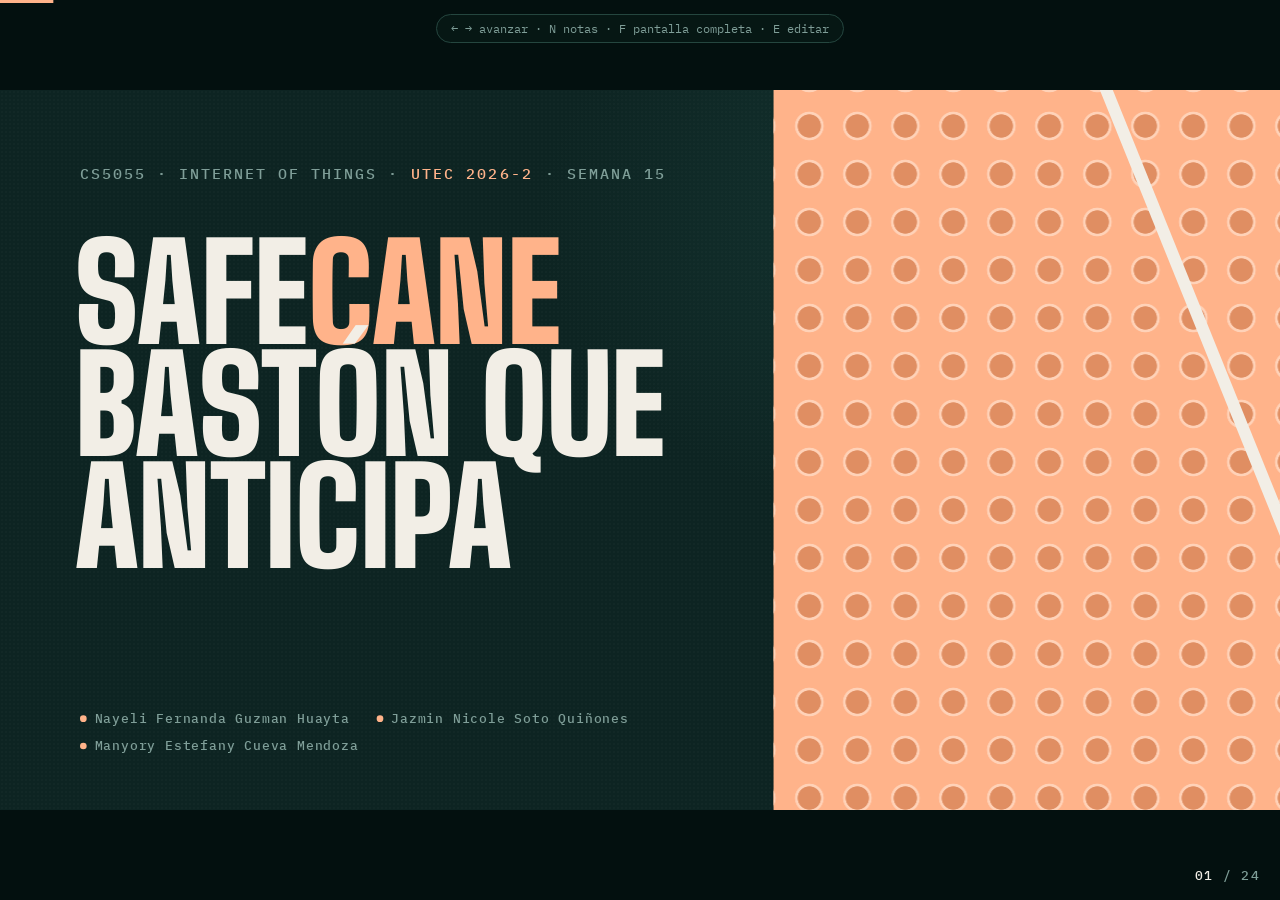
<file: presentacion/sustentacion_final.html>
<!DOCTYPE html>
<html lang="es">
<head>
<meta charset="UTF-8">
<meta name="viewport" content="width=device-width, initial-scale=1.0">
<title>SafeCane · Sustentación final</title>

<!-- Tipografías: Big Shoulders Display (titulares, estilo señalética), IBM Plex Sans (texto) e IBM Plex Mono (etiquetas) -->
<link rel="preconnect" href="https://fonts.googleapis.com">
<link rel="preconnect" href="https://fonts.gstatic.com" crossorigin>
<link href="https://fonts.googleapis.com/css2?family=Big+Shoulders+Display:wght@600;800;900&family=IBM+Plex+Mono:wght@400;500&family=IBM+Plex+Sans:wght@400;500;600&display=swap" rel="stylesheet">

<style>
/* ===========================================
   TEMA (variables CSS)
   Cambia estos valores para cambiar todo el aspecto.
   Paleta: verde petróleo + durazno, inspirada en el piso podotáctil.
   =========================================== */
:root {
  --stage-bg: #03100f;      /* fuera del lienzo 16:9 */
  --slide-bg: #0D2422;      /* fondo de cada diapositiva */
  --bg-2: #12302D;          /* paneles */
  --bg-3: #173a36;          /* paneles realzados */
  --line: #25463f;          /* bordes y rejillas */
  --glow: #163834;          /* halo del fondo */
  --acc: #FFB38A;           /* acento durazno */
  --dome: #e08e62;          /* relieve podotáctil */
  --ring: #ffd2b8;
  --mint: #8FD9C6;          /* acento frío secundario (desnivel, red) */
  --paper: #F2EEE6;         /* texto principal */
  --sub: #c8d6d2;           /* texto secundario */
  --dim: #7f9e98;           /* etiquetas */

  --f-display: 'Big Shoulders Display', 'Arial Narrow', sans-serif;
  --f-body: 'IBM Plex Sans', sans-serif;
  --f-mono: 'IBM Plex Mono', monospace;

  --ease-out: cubic-bezier(0.23, 1, 0.32, 1);
  --ease-in-out: cubic-bezier(0.77, 0, 0.175, 1);
}

* { margin: 0; padding: 0; box-sizing: border-box; }

/* ===========================================
   FIXED 16:9 STAGE: MANDATORY BASE STYLES
   (viewport-base.css, contenido completo)
   =========================================== */
html,
body {
    width: 100%;
    height: 100%;
    margin: 0;
    overflow: hidden;
    background: var(--stage-bg, #000);
}
.deck-viewport {
    position: fixed;
    inset: 0;
    overflow: hidden;
    background: var(--stage-bg, #000);
}
.deck-stage {
    position: absolute;
    left: 0;
    top: 0;
    width: 1920px;
    height: 1080px;
    overflow: hidden;
    transform-origin: 0 0;
    background: var(--slide-bg, #fff);
}
.slide {
    position: absolute;
    inset: 0;
    width: 1920px;
    height: 1080px;
    overflow: hidden;
    display: block;
    visibility: hidden;
    opacity: 0;
    pointer-events: none;
    background: var(--slide-bg, #fff);
}
.slide.active,
.slide.visible {
    visibility: visible;
    opacity: 1;
    pointer-events: auto;
    z-index: 1;
}
img,
video,
canvas,
svg {
    max-width: 100%;
    max-height: 100%;
}
.deck-controls {
    position: fixed;
    left: 50%;
    bottom: 22px;
    transform: translateX(-50%);
    z-index: 1000;
}
@media print {
    html,
    body {
        width: 1920px;
        height: auto;
        overflow: visible;
        background: #fff;
    }
    .deck-viewport {
        position: static;
        overflow: visible;
        background: #fff;
    }
    .deck-stage {
        position: static;
        width: auto;
        height: auto;
        transform: none !important;
        background: none;
    }
    .slide {
        position: relative;
        display: block !important;
        visibility: visible !important;
        opacity: 1 !important;
        pointer-events: auto !important;
        width: 1920px;
        height: 1080px;
        break-after: page;
        page-break-after: always;
    }
    .slide:last-child {
        break-after: auto;
        page-break-after: auto;
    }
    .deck-controls {
        display: none !important;
    }
}
@media (prefers-reduced-motion: reduce) {
    *,
    *::before,
    *::after {
        animation-duration: 0.01ms !important;
        transition-duration: 0.2s !important;
    }
}

/* ===========================================
   TRANSICIÓN ENTRE DIAPOSITIVAS
   Fundido corto; el movimiento lo aportan los elementos .reveal
   =========================================== */
.slide {
  transition: opacity 320ms ease, visibility 0s linear 320ms;
  color: var(--paper);
  font-family: var(--f-body);
  background:
    radial-gradient(1100px 700px at 82% 18%, var(--glow), transparent 70%),
    var(--slide-bg);
}
.slide.active { transition: opacity 360ms ease, visibility 0s; }

/* Grano sutil sobre el fondo (textura de asfalto) */
.slide::before {
  content: ""; position: absolute; inset: 0; pointer-events: none;
  background-image: radial-gradient(#ffffff09 1px, transparent 1.4px);
  background-size: 6px 6px; opacity: .6;
}

/* ===========================================
   ANIMACIONES DE ENTRADA
   .reveal sube y aparece; --i define el orden (lo asigna el JS)
   =========================================== */
.reveal {
  opacity: 0;
  transform: translateY(28px);
  transition: opacity 0s linear 360ms, transform 0s linear 360ms;
}
.slide.visible .reveal {
  opacity: 1; transform: translateY(0);
  transition: opacity 600ms ease, transform 800ms var(--ease-out);
  transition-delay: calc(var(--i, 0) * 70ms + 120ms);
}

/* ===========================================
   SEÑAS DE IDENTIDAD: RELIEVE PODOTÁCTIL Y BASTÓN
   =========================================== */
.tactile {
  position: absolute; top: 0; bottom: 0; right: 0;
  background-color: var(--acc);
  background-image: radial-gradient(circle at 50% 50%, var(--dome) 0 17px, var(--ring) 18px 21px, transparent 22px);
  background-size: 72px 72px;
  background-position: 18px 18px;
  clip-path: inset(0 0 0 100%);
}
.slide.visible .tactile {
  clip-path: inset(0 0 0 0);
  transition: clip-path 1100ms var(--ease-in-out) 60ms;
}
.cane {
  position: absolute; width: 18px; height: 1400px; top: -120px;
  background: linear-gradient(var(--paper) 0 80%, #e5484d 80% 100%);
  transform: rotate(-22deg); transform-origin: top center;
  opacity: 0;
}
.slide.visible .cane { opacity: 1; transition: opacity 700ms ease 700ms; }

/* Relieve como marcador Sí / No en tablas */
.dome { display: inline-block; width: 30px; height: 30px; border-radius: 50%; vertical-align: middle;
  background: radial-gradient(circle, var(--dome) 0 9px, var(--ring) 10px 12px, var(--acc) 13px); }
.ring { display: inline-block; width: 30px; height: 30px; border-radius: 50%; vertical-align: middle; border: 2px solid var(--line); }
.na { font-family: var(--f-mono); color: var(--dim); font-size: 26px; }

/* ===========================================
   TIPOGRAFÍA Y BLOQUES REUTILIZABLES
   =========================================== */
.pad { position: absolute; inset: 96px 128px 104px; display: flex; flex-direction: column; }
.tag {
  font: 500 22px var(--f-mono); letter-spacing: .16em; text-transform: uppercase; color: var(--dim);
  display: flex; align-items: center; gap: 18px;
}
.tag b { color: var(--acc); font-weight: 500; }
.h1 { font: 900 200px/.84 var(--f-display); text-transform: uppercase; letter-spacing: -.005em; }
.h2 { font: 800 112px/.9 var(--f-display); text-transform: uppercase; margin-top: 36px; max-width: 1500px; }
.h3 { font: 800 54px/1 var(--f-display); text-transform: uppercase; letter-spacing: .01em; }
.lead { font-size: 40px; line-height: 1.38; color: var(--sub); max-width: 1300px; }
.txt { font-size: 30px; line-height: 1.45; color: var(--sub); }
.src { font: 400 20px var(--f-mono); color: var(--dim); letter-spacing: .04em; }
.acc { color: var(--acc); }
.mint { color: var(--mint); }
em { font-style: normal; color: var(--paper); font-weight: 600; }

.panel { background: var(--bg-2); border: 1px solid var(--line); border-radius: 6px; padding: 44px 44px 40px; }
.cols { display: grid; gap: 28px; }
.c2 { grid-template-columns: 1fr 1fr; }
.c3 { grid-template-columns: repeat(3, 1fr); }
.c4 { grid-template-columns: repeat(4, 1fr); }
.grow { flex: 1; min-height: 0; }
.bottom { margin-top: auto; }

/* Número pequeño de ítem (01, 02…) */
.idx { font: 500 22px var(--f-mono); color: var(--acc); letter-spacing: .08em; }

/* ===========================================
   PORTADA Y CIERRE
   =========================================== */
.cover .tactile { width: 760px; }
.cover .cane { right: 300px; }
.cover .h1 { position: absolute; left: 112px; top: 220px; width: 1050px; }
.cover .sub { position: absolute; left: 120px; top: 775px; width: 860px; font-size: 32px; line-height: 1.42; color: var(--sub); }
.cover .tag { position: absolute; left: 120px; top: 110px; }
.people { position: absolute; left: 120px; bottom: 84px; width: 940px; display: flex; flex-wrap: wrap; gap: 14px 40px; font: 500 20px var(--f-mono); letter-spacing: .06em; color: var(--dim); }
.people i { display: inline-block; width: 10px; height: 10px; border-radius: 50%; background: var(--acc); margin-right: 12px; vertical-align: 1px; }

/* ===========================================
   SEPARADOR DE SECCIÓN
   =========================================== */
.section .tactile { width: 520px; }
.section .cane { right: 180px; }
.section .num {
  position: absolute; left: 112px; top: 120px;
  font: 900 520px/.8 var(--f-display);
  color: transparent; -webkit-text-stroke: 3px var(--acc);
}
.section .h2 { position: absolute; left: 120px; bottom: 150px; width: 1200px; font-size: 150px; }
.section .tag { position: absolute; left: 124px; bottom: 96px; }

/* ===========================================
   CIFRA GRANDE (estadísticas)
   =========================================== */
.stat-n { font: 900 360px/.8 var(--f-display); color: var(--acc); letter-spacing: -.01em; white-space: nowrap; }
.stat-n small { font-size: 140px; color: var(--paper); margin-left: 16px; }
.stat-wrap { display: grid; grid-template-columns: auto 1fr; gap: 80px; align-items: end; margin-top: auto; }
.stat-wrap .lead { font-size: 46px; color: var(--paper); padding-bottom: 18px; }

/* ===========================================
   TABLAS
   =========================================== */
table { width: 100%; border-collapse: collapse; }
th { font: 500 19px var(--f-mono); letter-spacing: .12em; text-transform: uppercase; color: var(--dim); text-align: left; padding: 0 16px 18px; }
td { font-size: 27px; color: var(--sub); padding: 20px 16px; border-top: 1px solid var(--line); vertical-align: middle; }
td b { color: var(--paper); font-weight: 600; }
td.c, th.c { text-align: center; }
tr.us td { background: var(--bg-3); color: var(--paper); border-top-color: var(--acc); }

/* ===========================================
   ONDAS DE VIBRACIÓN (patrones de aviso)
   =========================================== */
.wave { height: 34px; border-radius: 4px; }
.w-cont { background: var(--acc); }
.w-fast { background: repeating-linear-gradient(90deg, var(--acc) 0 14px, transparent 14px 28px); }
.w-slow { background: repeating-linear-gradient(90deg, var(--acc) 0 44px, transparent 44px 88px); opacity: .8; }
.w-step { background: repeating-linear-gradient(90deg, var(--mint) 0 14px, transparent 14px 28px); }
.w-pre  { background: repeating-linear-gradient(90deg, var(--ring) 0 84px, transparent 84px 140px); }
.w-alert{ background: repeating-linear-gradient(90deg, #ff7a6b 0 35px, transparent 35px 70px); }
.wrow { display: grid; grid-template-columns: 420px 1fr 260px; gap: 40px; align-items: center; padding: 22px 0; border-top: 1px solid var(--line); }
.wrow b { font: 800 40px/1 var(--f-display); text-transform: uppercase; display: block; }
.wrow span { font: 400 20px var(--f-mono); color: var(--dim); }
.wrow .ms { text-align: right; font: 500 22px var(--f-mono); color: var(--sub); }

/* ===========================================
   SVG (diagramas)
   =========================================== */
svg text { font-family: var(--f-body); fill: var(--paper); }
svg .t2 { fill: var(--sub); }
svg .t3 { fill: var(--dim); }
svg .mono { font-family: var(--f-mono); }
svg .box { fill: var(--bg-2); stroke: var(--line); stroke-width: 1.5; }
svg .box-a { fill: #2a2b24; stroke: var(--acc); stroke-width: 2; }
svg .box-m { fill: #143a35; stroke: var(--mint); stroke-width: 1.5; }
svg .box-s { fill: var(--bg-3); }
svg .w { stroke: var(--dim); stroke-width: 1.6; fill: none; }
svg .wa { stroke: var(--acc); stroke-width: 2; fill: none; }
svg .wm { stroke: var(--mint); stroke-width: 2; fill: none; }
svg .dash { stroke-dasharray: 6 7; }
svg .ah { fill: var(--dim); }
svg .aha { fill: var(--acc); }
svg .ahm { fill: var(--mint); }
svg .ta { fill: var(--acc); }
svg .tm { fill: var(--mint); }
svg .gl { stroke: var(--line); stroke-width: 1; }
.trace { stroke: var(--acc); stroke-width: 3; fill: none; stroke-linejoin: round; stroke-linecap: round; stroke-dasharray: 1; stroke-dashoffset: 1; }
.slide.visible .trace { stroke-dashoffset: 0; transition: stroke-dashoffset 1600ms var(--ease-in-out) 500ms; }

/* ===========================================
   REFERENCIAS
   =========================================== */
.refs { columns: 2; column-gap: 72px; margin-top: 44px; }
.refs p { font-size: 19px; line-height: 1.45; color: var(--sub); margin-bottom: 13px; break-inside: avoid; }
.refs p b { color: var(--paper); font-weight: 600; }

/* Notas del expositor: ocultas en la diapositiva, se muestran con N */
.notes { display: none; }

/* ===========================================
   CONTROLES (fuera del lienzo)
   =========================================== */
.progress { position: fixed; left: 0; top: 0; height: 3px; width: 100%; background: var(--acc); transform-origin: left; transform: scaleX(0); transition: transform 400ms var(--ease-out); z-index: 1000; }
.counter { position: fixed; right: 20px; bottom: 16px; font: 500 13px var(--f-mono); letter-spacing: .1em; color: var(--dim); z-index: 1000; }
.counter b { color: var(--paper); font-weight: 500; }
.notes-panel {
  position: fixed; left: 50%; bottom: 20px; transform: translate(-50%, 16px); width: min(920px, calc(100% - 32px));
  background: #071816f2; border: 1px solid var(--line); border-radius: 10px; padding: 18px 22px;
  font: 400 16px/1.55 var(--f-body); color: var(--sub); z-index: 1001;
  opacity: 0; pointer-events: none; transition: opacity 200ms ease, transform 260ms var(--ease-out);
}
.notes-panel.show { opacity: 1; transform: translate(-50%, 0); pointer-events: auto; }
.notes-panel b { font: 500 12px var(--f-mono); letter-spacing: .12em; color: var(--acc); display: block; margin-bottom: 6px; }
.hint { position: fixed; top: 14px; left: 50%; transform: translateX(-50%); font: 400 12px var(--f-mono); color: var(--dim); background: #071816e6; border: 1px solid var(--line); border-radius: 999px; padding: 6px 14px; z-index: 1000; transition: opacity 500ms ease; }
.hint.gone { opacity: 0; }

/* Edición en línea (E o esquina superior izquierda) */
.edit-hotzone { position: fixed; top: 0; left: 0; width: 80px; height: 80px; z-index: 10000; cursor: pointer; }
.edit-toggle {
  position: fixed; top: 16px; left: 16px; z-index: 10001; height: 36px; padding: 0 14px; border-radius: 8px;
  background: var(--bg-3); color: var(--paper); border: 1px solid var(--line); font: 500 13px var(--f-mono); cursor: pointer;
  opacity: 0; pointer-events: none; transition: opacity 300ms ease, transform 140ms var(--ease-out);
}
.edit-toggle.show, .edit-toggle.active { opacity: 1; pointer-events: auto; }
.edit-toggle.active { background: var(--acc); color: #0D2422; border-color: var(--acc); }
.edit-toggle:active { transform: scale(0.96); }
body.editing [contenteditable="true"] { outline: 2px dashed #ffb38a66; outline-offset: 6px; }

@media (prefers-reduced-motion: reduce) {
  .reveal { transform: none; }
  .slide.visible .tactile { transition: none; }
  .trace { stroke-dashoffset: 0; }
}
@media print {
  .reveal { opacity: 1 !important; transform: none !important; }
  .tactile { clip-path: none !important; }
  .cane { opacity: 1 !important; }
  .trace { stroke-dashoffset: 0 !important; }
  .progress, .counter, .notes-panel, .hint, .edit-hotzone, .edit-toggle { display: none !important; }
}

/* ===========================================
   EXTRAS DE LA SUSTENTACIÓN FINAL
   =========================================== */
.big-n { font: 900 200px/.8 var(--f-display); color: transparent; -webkit-text-stroke: 3px var(--acc); letter-spacing: -.01em; }
.ring.warn { border-color: var(--acc); border-width: 3px; }
.ring.bad { border-color: #ff7a6b; border-width: 3px; background: #ff7a6b44; }
.fig { display: flex; flex-direction: column; min-height: 0; }
.fig img { flex: 1; min-height: 0; width: 100%; object-fit: cover; border: 1px solid var(--line); border-radius: 6px; display: block; }
.fig figcaption { margin-top: 18px; font: 500 24px var(--f-mono); letter-spacing: .06em; color: var(--sub); }
.fig figcaption b { color: var(--acc); font-weight: 500; margin-right: 10px; }
</style>
</head>
<body>

<div class="progress" id="progress"></div>
<div class="hint" id="hint">← → avanzar · N notas · F pantalla completa · E editar</div>

<div class="deck-viewport">
<main class="deck-stage" id="deckStage">

<!-- 01 · PORTADA -->
<section class="slide cover" data-title="Portada">
  <div class="tactile"></div><div class="cane"></div>
  <div class="tag reveal">CS5055 · Internet of Things · <b>UTEC 2026-2</b> · Semana 15</div>
  <h1 class="h1 reveal">Safe<span class="acc">Cane</span><br>bastón que<br>anticipa</h1>
  <div class="people reveal"><span><i></i>Nayeli Fernanda Guzman Huayta</span><span><i></i>Jazmin Nicole Soto Quiñones</span><span><i></i>Manyory Estefany Cueva Mendoza</span></div>
  <aside class="notes">[0:00 · 0:30] Presentar al equipo. Plan de 15 min: 2 min problema, 6 min etapas IoT, 4 min demo en vivo, 1 min video, 2 min resultados y mercado.</aside>
</section>

<!-- 02 · PROBLEMA -->
<section class="slide" data-title="El problema">
  <div class="pad">
    <div class="tag reveal"><b>00</b> El problema</div>
    <div class="cols c2 bottom" style="gap:80px">
      <div class="reveal"><div class="stat-n" style="font-size:300px">1,55<small style="font-size:120px">M</small></div><p class="lead" style="margin-top:28px;color:var(--paper)">de peruanos tienen dificultad para ver aun con anteojos.</p><p class="src" style="margin-top:16px">INEI · 2017</p></div>
      <div class="reveal"><div class="stat-n" style="font-size:300px;color:var(--ring)">684 000</div><p class="lead" style="margin-top:28px;color:var(--paper)">muertes por caídas al año en el mundo.</p><p class="src" style="margin-top:16px">OMS · 2021</p></div>
    </div>
  </div>
  <aside class="notes">[0:30 · 1:00] La discapacidad visual es la más frecuente del país y crece después de los 60 años, justo el grupo que más muere por caídas.</aside>
</section>

<!-- 03 · LIMITACIONES DEL BASTÓN BLANCO -->
<section class="slide" data-title="El bastón blanco">
  <div class="pad">
    <div class="tag reveal"><b>00</b> El problema</div>
    <h2 class="h2 reveal">El bastón blanco solo sabe lo que toca su punta</h2>
    <div class="cols c3 bottom">
      <div class="panel reveal"><div class="idx">01</div><div class="h3" style="margin:18px 0 16px">No anticipa</div><p class="txt">No avisa de lo que se acerca ni de un escalón que baja.</p></div>
      <div class="panel reveal"><div class="idx">02</div><div class="h3" style="margin:18px 0 16px">No avisa</div><p class="txt">Si la persona cae, nadie se entera.</p></div>
      <div class="panel reveal"><div class="idx">03</div><div class="h3" style="margin:18px 0 16px">No localiza</div><p class="txt">La familia no sabe dónde está.</p></div>
    </div>
  </div>
  <aside class="notes">[1:00 · 1:30] Tres limitaciones: anticipar, avisar, localizar. Falta un dispositivo de bajo costo que las cubra.</aside>
</section>

<!-- 04 · SOLUCIÓN -->
<section class="slide" data-title="La solución">
  <div class="pad">
    <div class="tag reveal"><b>00</b> La solución</div>
    <h2 class="h2 reveal">Cuatro funciones, un solo bastón</h2>
    <div class="cols c4 bottom">
      <div class="reveal" style="border-top:4px solid var(--acc);padding-top:28px"><div class="h3">Obstáculos</div><p class="txt" style="margin-top:14px">al frente, hasta 2 m</p></div>
      <div class="reveal" style="border-top:4px solid var(--mint);padding-top:28px"><div class="h3">Desniveles</div><p class="txt" style="margin-top:14px">bajo la punta</p></div>
      <div class="reveal" style="border-top:4px solid var(--ring);padding-top:28px"><div class="h3">Caídas</div><p class="txt" style="margin-top:14px">con 10 s para cancelar</p></div>
      <div class="reveal" style="border-top:4px solid var(--paper);padding-top:28px"><div class="h3">Ubicación</div><p class="txt" style="margin-top:14px">en cada alerta, al celular y al tablero</p></div>
    </div>
  </div>
  <aside class="notes">[1:30 · 2:00] Ningún trabajo revisado en el estado del arte reúne las cuatro funciones en un dispositivo de bajo costo. Esa combinación es el aporte.</aside>
</section>

<!-- 05 · CINCO ETAPAS IoT -->
<section class="slide" data-title="Cinco etapas IoT">
  <div class="pad">
    <div class="tag reveal">Arquitectura IoT · cinco etapas</div>
    <h2 class="h2 reveal">Del sensor al tablero</h2>
    <div class="cols bottom" style="grid-template-columns:repeat(5,1fr);gap:24px">
      <div class="reveal"><div class="big-n" style="font-size:210px">01</div><div class="h3" style="margin:22px 0 10px;font-size:44px">Percepción</div><p class="txt" style="font-size:24px">5 sensores y un pulsador</p></div>
      <div class="reveal"><div class="big-n" style="font-size:210px">02</div><div class="h3" style="margin:22px 0 10px;font-size:44px">Procesamiento</div><p class="txt" style="font-size:24px">ESP32 de dos núcleos</p></div>
      <div class="reveal"><div class="big-n" style="font-size:210px">03</div><div class="h3" style="margin:22px 0 10px;font-size:44px">Actuación</div><p class="txt" style="font-size:24px">vibración, sonido y luz</p></div>
      <div class="reveal"><div class="big-n" style="font-size:210px">04</div><div class="h3" style="margin:22px 0 10px;font-size:44px">Comunicación</div><p class="txt" style="font-size:24px">BLE y MQTT sobre Wi-Fi</p></div>
      <div class="reveal"><div class="big-n" style="font-size:210px">05</div><div class="h3" style="margin:22px 0 10px;font-size:44px">Aplicación</div><p class="txt" style="font-size:24px">tablero web con mapa</p></div>
    </div>
  </div>
  <aside class="notes">[2:00 · 2:20] Estas cinco etapas son el hilo de la exposición. Corresponden a las tres capas IoT de Atzori (percepción, red, aplicación), con el procesamiento y la actuación dentro del propio bastón.</aside>
</section>

<!-- 06 · DIAGRAMA DE BLOQUES -->
<section class="slide" data-title="Diagrama de bloques">
  <div class="pad">
    <div class="tag reveal">Arquitectura · diagrama de bloques</div>
    <h2 class="h2 reveal" style="font-size:96px">Todo pasa por un ESP32</h2>
    <div class="grow reveal" style="margin-top:20px;display:flex;align-items:flex-end">
      <svg viewBox="0 0 1660 650" width="1660" role="img" aria-label="Diagrama de bloques: seis entradas hacia el ESP32 y de ahí a tres actuadores y dos canales de red">
        <defs>
          <marker id="b-a" viewBox="0 0 10 10" refX="8" refY="5" markerWidth="8" markerHeight="8" orient="auto"><path d="M0 0 L10 5 L0 10z" class="aha"/></marker>
          <marker id="b-m" viewBox="0 0 10 10" refX="8" refY="5" markerWidth="8" markerHeight="8" orient="auto"><path d="M0 0 L10 5 L0 10z" class="ahm"/></marker>
        </defs>
        <text x="0" y="22" class="t3 mono" font-size="20" letter-spacing="3">ENTRADAS · PERCEPCIÓN</text>
        <text x="560" y="22" class="t3 mono" font-size="20" letter-spacing="3">PROCESAMIENTO</text>
        <text x="1260" y="22" class="t3 mono" font-size="20" letter-spacing="3">SALIDAS</text>
        <g transform="translate(0,48)">
          <g font-size="26">
            <rect x="0" y="0" width="400" height="78" rx="4" class="box"/><text x="22" y="34" font-weight="600">HC-SR04</text><text x="22" y="62" class="t3 mono" font-size="19">distancia · GPIO 5 y 18</text>
            <rect x="0" y="98" width="400" height="78" rx="4" class="box"/><text x="22" y="132" font-weight="600">FC-51</text><text x="22" y="160" class="t3 mono" font-size="19">desnivel · GPIO 34</text>
            <rect x="0" y="196" width="400" height="78" rx="4" class="box"/><text x="22" y="230" font-weight="600">MPU6050</text><text x="22" y="258" class="t3 mono" font-size="19">caída · I2C 21 y 22</text>
            <rect x="0" y="294" width="400" height="78" rx="4" class="box"/><text x="22" y="328" font-weight="600">NEO-6M</text><text x="22" y="356" class="t3 mono" font-size="19">posición · UART 16 y 17</text>
            <rect x="0" y="392" width="400" height="78" rx="4" class="box"/><text x="22" y="426" font-weight="600">LDR</text><text x="22" y="454" class="t3 mono" font-size="19">luz · GPIO 32</text>
            <rect x="0" y="490" width="400" height="78" rx="4" class="box"/><text x="22" y="524" font-weight="600">Pulsador</text><text x="22" y="552" class="t3 mono" font-size="19">cancelar · GPIO 27</text>
          </g>
          <g class="w">
            <path d="M400 39 H556" marker-end="url(#b-a)"/><path d="M400 137 H556" marker-end="url(#b-a)"/><path d="M400 235 H556" marker-end="url(#b-a)"/>
            <path d="M400 333 H556" marker-end="url(#b-a)"/><path d="M400 431 H556" marker-end="url(#b-a)"/><path d="M400 529 H556" marker-end="url(#b-a)"/>
          </g>
          <rect x="560" y="0" width="500" height="568" rx="6" class="box-a"/>
          <text x="810" y="60" text-anchor="middle" class="ta" font-size="44" font-weight="800" letter-spacing="2">ESP32</text>
          <rect x="600" y="100" width="420" height="190" rx="4" class="box-s"/>
          <text x="630" y="150" font-size="30" font-weight="600">Núcleo 1</text>
          <text x="630" y="190" class="t2" font-size="24">lee sensores</text>
          <text x="630" y="224" class="t2" font-size="24">máquina de estados</text>
          <text x="630" y="258" class="t2" font-size="24">comanda actuadores</text>
          <rect x="600" y="320" width="420" height="190" rx="4" class="box-m"/>
          <text x="630" y="370" font-size="30" font-weight="600" class="tm">Núcleo 0</text>
          <text x="630" y="410" class="t2" font-size="24">solo red</text>
          <text x="630" y="444" class="t2" font-size="24">BLE · Wi-Fi · MQTT</text>
          <text x="630" y="478" class="t2" font-size="24">si cae, el bastón sigue avisando</text>
          <g font-size="26">
            <rect x="1260" y="0" width="400" height="78" rx="4" class="box"/><text x="1282" y="34" font-weight="600">Motor vibrador</text><text x="1282" y="62" class="t3 mono" font-size="19">PWM · GPIO 25</text>
            <rect x="1260" y="98" width="400" height="78" rx="4" class="box"/><text x="1282" y="132" font-weight="600">Buzzer</text><text x="1282" y="160" class="t3 mono" font-size="19">digital · GPIO 26</text>
            <rect x="1260" y="196" width="400" height="78" rx="4" class="box"/><text x="1282" y="230" font-weight="600">LED blanco</text><text x="1282" y="258" class="t3 mono" font-size="19">digital · GPIO 33</text>
            <rect x="1260" y="294" width="400" height="78" rx="4" class="box-m"/><text x="1282" y="328" font-weight="600" class="tm">Celular</text><text x="1282" y="356" class="t3 mono" font-size="19">BLE · notificaciones</text>
            <rect x="1260" y="392" width="400" height="78" rx="4" class="box-m"/><text x="1282" y="426" font-weight="600" class="tm">Tablero web</text><text x="1282" y="454" class="t3 mono" font-size="19">Wi-Fi · MQTT · mapa</text>
          </g>
          <g>
            <path d="M1060 39 H1256" class="wa" marker-end="url(#b-a)"/><path d="M1060 137 H1256" class="wa" marker-end="url(#b-a)"/><path d="M1060 235 H1256" class="wa" marker-end="url(#b-a)"/>
            <path d="M1060 333 H1256" class="wm" marker-end="url(#b-m)"/><path d="M1060 431 H1256" class="wm" marker-end="url(#b-m)"/>
          </g>
          <text x="1260" y="520" class="t3 mono" font-size="18">2N2222 en cada actuador</text>
          <text x="1260" y="548" class="t3 mono" font-size="18">Echo a 3,3 V: divisor 1 k + 2 k</text>
        </g>
      </svg>
    </div>
  </div>
  <aside class="notes">[2:20 · 3:10] Izquierda: seis entradas con su pin. Centro: un solo ESP32; el núcleo 1 decide y el núcleo 0 comunica, así la alerta local nunca depende del Wi-Fi. Derecha: tres actuadores para el usuario y dos canales para la familia. Los pines son los mismos en Wokwi y en el bastón.</aside>
</section>

<!-- 07 · ETAPA 01 PERCEPCIÓN -->
<section class="slide" data-title="01 Percepción">
  <div class="pad">
    <div class="tag reveal"><b>01</b> Percepción</div>
    <h2 class="h2 reveal" style="font-size:96px">Seis entradas</h2>
    <div class="cols c3 bottom" style="row-gap:24px">
      <div class="panel reveal" style="display:flex;flex-direction:column;padding:34px 40px"><div class="idx">HC-SR04 · ultrasonido</div><div class="stat-n" style="font-size:130px;margin:16px 0 8px">2 cm–4 m</div><p class="txt" style="font-size:25px">d = v·t / 2. Haz de 15°. Mide cada 100 ms. Error medido: 1 a 2 cm.</p></div>
      <div class="panel reveal" style="display:flex;flex-direction:column;padding:34px 40px"><div class="idx">FC-51 · infrarrojo</div><div class="stat-n" style="font-size:130px;margin:16px 0 8px;color:var(--mint)">10 ms</div><p class="txt" style="font-size:25px">Salida digital con LM393. Si el piso «desaparece», hay un desnivel.</p></div>
      <div class="panel reveal" style="display:flex;flex-direction:column;padding:34px 40px"><div class="idx">MPU6050 · acelerómetro</div><div class="stat-n" style="font-size:130px;margin:16px 0 8px">50 Hz</div><p class="txt" style="font-size:25px">Rango ±8 g para no saturar en el impacto. SVM e inclinación.</p></div>
      <div class="panel reveal" style="display:flex;flex-direction:column;padding:34px 40px"><div class="idx">NEO-6M · GPS</div><div class="stat-n" style="font-size:130px;margin:16px 0 8px">2,5 m</div><p class="txt" style="font-size:25px">Precisión CEP. Tramas NMEA por UART a 9600 bps.</p></div>
      <div class="panel reveal" style="display:flex;flex-direction:column;padding:34px 40px"><div class="idx">LDR GL5528 · luz</div><div class="stat-n" style="font-size:130px;margin:16px 0 8px">200 ms</div><p class="txt" style="font-size:25px">Divisor de 10 kΩ en el ADC1. Enciende el LED en la oscuridad.</p></div>
      <div class="panel reveal" style="display:flex;flex-direction:column;padding:34px 40px"><div class="idx">Pulsador · usuario</div><div class="stat-n" style="font-size:130px;margin:16px 0 8px">10 s</div><p class="txt" style="font-size:25px">Ventana para cancelar una alerta. Pull-up interno, activo en bajo.</p></div>
    </div>
  </div>
  <aside class="notes">[3:10 · 4:20] Un sensor por magnitud. Detalles técnicos: Echo a 5 V se baja a 3,3 V con divisor 1k y 2k; las entradas analógicas van en el ADC1 porque el ADC2 no funciona con Wi-Fi; el FC-51 se alimenta a 3,3 V para no dañar el GPIO 34.</aside>
</section>

<!-- 08 · DOS SENSORES COMPLEMENTARIOS -->
<section class="slide" data-title="Dos sensores">
  <div class="pad">
    <div class="tag reveal"><b>01</b> Percepción · por qué dos sensores</div>
    <h2 class="h2 reveal" style="font-size:92px;max-width:1664px">Uno mira al frente. El otro, al piso.</h2>
    <div class="grow reveal" style="margin-top:40px;display:flex;align-items:flex-end">
      <svg viewBox="0 0 1660 560" width="1660" role="img" aria-label="Bastón con el HC-SR04 mirando al frente y el FC-51 mirando al piso al borde de un escalón">
        <defs>
          <marker id="m-a" viewBox="0 0 10 10" refX="8" refY="5" markerWidth="8" markerHeight="8" orient="auto"><path d="M0 0 L10 5 L0 10z" class="aha"/></marker>
          <marker id="m-m" viewBox="0 0 10 10" refX="8" refY="5" markerWidth="8" markerHeight="8" orient="auto"><path d="M0 0 L10 5 L0 10z" class="ahm"/></marker>
        </defs>
        <path d="M0 420 H760 V540 H1660 V560 H0z" fill="#12302D"/>
        <path d="M0 420 H760 V540 H1660" stroke="var(--sub)" stroke-width="3" fill="none"/>
        <rect x="1380" y="250" width="70" height="290" rx="4" class="box"/>
        <text x="1415" y="230" text-anchor="middle" class="t3 mono" font-size="20">obstáculo</text>
        <path d="M420 40 L740 410" stroke="var(--paper)" stroke-width="10" stroke-linecap="round"/>
        <path d="M722 390 L740 410" stroke="#e5484d" stroke-width="10" stroke-linecap="round"/>
        <rect x="486" y="112" width="52" height="28" rx="4" class="box-a" transform="rotate(49 512 126)"/>
        <path d="M530 140 L1366 330" class="wa dash" marker-end="url(#m-a)"/>
        <path d="M530 140 L1366 260" class="wa dash" opacity=".35"/>
        <path d="M530 140 L1366 410" class="wa dash" opacity=".35"/>
        <text x="760" y="170" class="ta mono" font-size="24">HC-SR04 · ultrasonido · 2 cm–2 m</text>
        <rect x="694" y="350" width="40" height="24" rx="4" class="box-m" transform="rotate(49 714 362)"/>
        <path d="M728 378 L790 500" class="wm dash" marker-end="url(#m-m)"/>
        <text x="810" y="480" class="tm mono" font-size="24">FC-51 · infrarrojo</text>
        <text x="810" y="514" class="t2" font-size="24">sin piso → aviso de desnivel</text>
        <path d="M740 410 V200" stroke="var(--dim)" stroke-width="1.5" class="dash"/>
        <text x="560" y="300" class="t3 mono" font-size="20" text-anchor="end">ángulo de uso</text>
        <text x="560" y="328" class="t3 mono" font-size="20" text-anchor="end">20°–75°</text>
      </svg>
    </div>
  </div>
  <aside class="notes">[4:20 · 4:50] El ultrasonido apunta al frente y no ve un escalón que baja. El FC-51 va a 2–4 cm del piso en la punta. Solo avisa si el bastón está entre 20° y 75° respecto de la vertical, para que no suene al levantarlo.</aside>
</section>

<!-- 09 · ETAPA 02 PROCESAMIENTO -->
<section class="slide" data-title="02 Procesamiento">
  <div class="pad">
    <div class="tag reveal"><b>02</b> Procesamiento · ESP32</div>
    <div class="cols c2 grow" style="margin-top:44px;gap:28px">
      <div class="panel reveal" style="display:flex;flex-direction:column">
        <div class="idx">Núcleo 1 · decide</div>
        <div class="stat-n" style="font-size:210px;margin:20px 0 18px">0 <small style="font-size:80px">delay()</small></div>
        <p class="txt">Cada tarea tiene su periodo con <em>millis()</em>, así ninguna lectura bloquea a las demás.</p>
        <div class="bottom" style="display:grid;grid-template-columns:1fr 1fr;gap:12px 28px;font:500 24px var(--f-mono);color:var(--sub)">
          <span>FC-51 · <b class="acc">10 ms</b></span><span>IMU · <b class="acc">20 ms</b></span>
          <span>Actuadores · <b class="acc">50 ms</b></span><span>HC-SR04 · <b class="acc">100 ms</b></span>
          <span>LDR · <b class="acc">200 ms</b></span><span>GPS · <b class="acc">cada vuelta</b></span>
        </div>
      </div>
      <div class="panel reveal" style="display:flex;flex-direction:column;border-color:var(--mint)">
        <div class="idx" style="color:var(--mint)">Núcleo 0 · comunica</div>
        <div class="stat-n" style="font-size:210px;margin:20px 0 18px;color:var(--mint)">240<small style="font-size:80px">MHz</small></div>
        <p class="txt">Solo red. Si el Wi-Fi o el broker tardan en reconectar, la lectura de sensores no se entera.</p>
        <p class="txt bottom" style="color:var(--paper)"><em>Sin Wi-Fi, el bastón sigue vibrando y sonando.</em></p>
      </div>
    </div>
  </div>
  <aside class="notes">[4:50 · 5:40] Firmware en Arduino IDE (núcleo ESP32 3.x) con TinyGPSPlus, PubSubClient, ArduinoJson y NimBLE. Decisión de diseño: el cliente MQTT puede tardar segundos en reintentar; por eso va en su propio núcleo.</aside>
</section>

<!-- 10 · MÁQUINA DE ESTADOS -->
<section class="slide" data-title="Máquina de estados">
  <div class="pad">
    <div class="tag reveal"><b>02</b> Procesamiento · lógica del firmware</div>
    <h2 class="h2 reveal" style="font-size:96px">Cuatro estados</h2>
    <div class="grow reveal" style="margin-top:20px;display:flex;align-items:flex-end">
      <svg viewBox="0 0 1660 500" width="1660" role="img" aria-label="Máquina de estados: Normal, Pre alerta, Alerta y Reposo">
        <defs>
          <marker id="s-a" viewBox="0 0 10 10" refX="8" refY="5" markerWidth="8" markerHeight="8" orient="auto"><path d="M0 0 L10 5 L0 10z" class="aha"/></marker>
          <marker id="s-d" viewBox="0 0 10 10" refX="8" refY="5" markerWidth="8" markerHeight="8" orient="auto"><path d="M0 0 L10 5 L0 10z" class="ah"/></marker>
        </defs>
        <rect x="0" y="0" width="330" height="90" rx="4" class="box-s"/><text x="165" y="58" text-anchor="middle" font-size="38" font-weight="800" letter-spacing="2" class="t2">REPOSO</text>
        <path d="M165 150 V94" class="w" marker-end="url(#s-d)"/>
        <text x="360" y="42" class="t2" font-size="24">5 min sin moverse</text><text x="360" y="72" class="t3 mono" font-size="19">apaga actuadores · despierta al detectar movimiento</text>
        <rect x="0" y="150" width="330" height="120" rx="4" class="box-m"/><text x="165" y="224" text-anchor="middle" font-size="44" font-weight="800" letter-spacing="2" class="tm">NORMAL</text>
        <rect x="665" y="150" width="330" height="120" rx="4" class="box-a"/><text x="830" y="224" text-anchor="middle" font-size="44" font-weight="800" letter-spacing="2" class="ta">PRE ALERTA</text>
        <rect x="1330" y="150" width="330" height="120" rx="4" fill="#3a1f1d" stroke="#ff7a6b" stroke-width="2"/><text x="1495" y="224" text-anchor="middle" font-size="44" font-weight="800" letter-spacing="2" fill="#ff7a6b">ALERTA</text>
        <path d="M330 210 H661" class="wa" marker-end="url(#s-a)"/>
        <text x="498" y="186" text-anchor="middle" class="t2" font-size="23">caída confirmada</text>
        <path d="M995 210 H1326" class="wa" marker-end="url(#s-a)"/>
        <text x="1160" y="186" text-anchor="middle" class="t2" font-size="23">10 s sin cancelar</text>
        <path d="M830 270 V340 H165 V274" class="w dash" marker-end="url(#s-d)"/>
        <text x="500" y="332" text-anchor="middle" class="t2" font-size="23">pulsador: era un golpe</text>
        <path d="M1495 270 V440 H80 V274" class="w dash" marker-end="url(#s-d)"/>
        <text x="790" y="432" text-anchor="middle" class="t2" font-size="23">pulsador: única salida · publica la cancelación para que el tablero borre la alerta</text>
        <text x="498" y="236" text-anchor="middle" class="t3 mono" font-size="19">vibra con patrón propio</text>
        <text x="1160" y="236" text-anchor="middle" class="t3 mono" font-size="19">buzzer + LED + GPS</text>
      </svg>
    </div>
  </div>
  <aside class="notes">[5:40 · 6:20] NORMAL avisa obstáculos y desniveles. Una caída confirmada pasa a PRE ALERTA con un patrón propio de vibración. Si nadie pulsa en 10 s, ALERTA: suena el buzzer, parpadea el LED y se envía la posición. Solo el pulsador saca de ALERTA.</aside>
</section>

<!-- 11 · DETECCIÓN DE CAÍDA -->
<section class="slide" data-title="Detección de caída">
  <div class="pad">
    <div class="tag reveal"><b>02</b> Procesamiento · algoritmo de caída</div>
    <div class="cols grow" style="grid-template-columns:1fr 760px;gap:64px;margin-top:36px">
      <div style="display:flex;flex-direction:column;justify-content:space-between">
        <h2 class="h2 reveal" style="margin-top:0;font-size:96px">Tres fases, en orden</h2>
        <div style="display:grid;gap:18px">
          <div class="reveal" style="display:grid;grid-template-columns:120px 1fr;align-items:center;background:var(--bg-2);border-left:6px solid var(--acc);padding:24px 36px"><div class="big-n" style="font-size:90px">01</div><div><div class="h3">Caída libre</div><p class="txt" style="font-size:26px">SVM &lt; 0,5 g</p></div></div>
          <div class="reveal" style="display:grid;grid-template-columns:120px 1fr;align-items:center;background:var(--bg-2);border-left:6px solid var(--mint);padding:24px 36px"><div class="big-n" style="font-size:90px">02</div><div><div class="h3">Impacto</div><p class="txt" style="font-size:26px">SVM &gt; 2,5 g dentro de 1 s</p></div></div>
          <div class="reveal" style="display:grid;grid-template-columns:120px 1fr;align-items:center;background:var(--bg-2);border-left:6px solid var(--ring);padding:24px 36px"><div class="big-n" style="font-size:90px">03</div><div><div class="h3">Tumbado</div><p class="txt" style="font-size:26px">inclinación &gt; 60° durante 2 s</p></div></div>
        </div>
        <p class="src reveal">SVM = √(ax² + ay² + az²) · umbrales de Bourke y Geng, a ajustar con registros a 50 Hz</p>
      </div>
      <div class="reveal" style="display:flex;flex-direction:column;justify-content:center">
        <div style="background:#fff;border-radius:6px;padding:18px"><img src="img/resultado_caida.png" alt="Respuesta del algoritmo de caída: SVM, inclinación y estado" style="display:block;width:100%"></div>
        <p class="src" style="margin-top:14px">Figura original del equipo · algoritmo del firmware sobre el perfil de caída de Wokwi</p>
      </div>
    </div>
  </div>
  <aside class="notes">[6:20 · 7:00] Caída libre a 1,0 s con 0,1 g; impacto a 1,3 s con 3,46 g; inclinación de 90° sostenida; PRE ALERTA a 3,8 s y ALERTA a 13,8 s. Entre impacto y alerta remota pasan 12,5 s, 10 de ellos de cancelación: es el precio de bajar las falsas alarmas. El perfil de Wokwi es ideal; en el bastón real hay rebotes.</aside>
</section>

<!-- 12 · ETAPA 03 ACTUACIÓN -->
<section class="slide" data-title="03 Actuación">
  <div class="pad">
    <div class="tag reveal"><b>03</b> Actuación · la vibración es el canal principal</div>
    <h2 class="h2 reveal" style="font-size:96px;margin-bottom:20px">Cada aviso se reconoce al tacto</h2>
    <div class="bottom" style="width:100%">
      <div class="wrow reveal"><div><b>Obstáculo &lt; 50 cm</b><span>HC-SR04</span></div><div class="wave w-cont"></div><div class="ms">continua</div></div>
      <div class="wrow reveal"><div><b>50 a 100 cm</b><span>HC-SR04</span></div><div class="wave w-fast"></div><div class="ms">pulsos rápidos</div></div>
      <div class="wrow reveal"><div><b>1 a 2 m</b><span>HC-SR04</span></div><div class="wave w-slow"></div><div class="ms">pulsos lentos</div></div>
      <div class="wrow reveal"><div><b>Desnivel</b><span>FC-51 · motor + buzzer</span></div><div class="wave w-step"></div><div class="ms">100 ms · 100 ms</div></div>
      <div class="wrow reveal"><div><b>Pre alerta</b><span>MPU6050 · motor</span></div><div class="wave w-pre"></div><div class="ms">patrón propio</div></div>
      <div class="wrow reveal"><div><b>Alerta</b><span>buzzer + LED + red</span></div><div class="wave w-alert"></div><div class="ms">tras 10 s</div></div>
    </div>
  </div>
  <aside class="notes">[7:00 · 7:40] El audio satura el oído (Dakopoulos y Bourbakis), por eso el buzzer queda solo para desniveles y caídas. El aviso de desnivel tiene prioridad sobre el de obstáculos y dura máximo 1,5 s. Los tres actuadores van con transistores 2N2222, y el motor lleva diodo 1N4007.</aside>
</section>

<!-- 13 · ETAPA 04 COMUNICACIÓN -->
<section class="slide" data-title="04 Comunicación">
  <div class="pad">
    <div class="tag reveal"><b>04</b> Comunicación · del bastón al tablero</div>
    <div class="cols c2 grow" style="margin-top:44px;gap:28px">
      <div style="display:grid;gap:28px;grid-template-rows:1fr">
        <div class="panel reveal" style="display:flex;flex-direction:column"><div class="idx">Wi-Fi · MQTT</div><div class="h3" style="margin:auto 0 28px;font-size:280px;line-height:.85">Al<br><span class="acc">tablero</span></div><p class="txt" style="font-size:30px">Publica en un broker. El tablero se suscribe por WebSocket seguro.</p></div>
      </div>
      <div class="panel reveal" style="display:flex;flex-direction:column">
        <div class="idx">Tópicos bajo el prefijo del grupo</div>
        <div style="margin-top:22px;font:500 26px/1.5 var(--f-mono);color:var(--sub)">
          <div><b class="acc">…/estado</b> · cada 1 s y al cambiar</div>
          <div><b class="acc">…/alerta</b> · retenido</div>
          <div><b class="acc">…/gps</b> · cada 5 s con fix</div>
        </div>
        <pre style="margin-top:auto;background:#071816;border:1px solid var(--line);border-radius:6px;padding:26px 30px;font:400 24px/1.55 var(--f-mono);color:var(--paper);white-space:pre-wrap">{"estado":"ALERTA","dist":95,
 "desnivel":false,"vbat":3.92}
{"tipo":"caida","lat":-12.13525,
 "lon":-77.02215,"sats":8}</pre>
        <p class="src" style="margin-top:16px">Broker público: sirve para demo, no para producto</p>
      </div>
    </div>
  </div>
  <aside class="notes">[7:40 · 8:30] La alerta va retenida: un tablero que se conecta tarde ve la última alerta. Si la publicación falla, se reintenta cada segundo. La ubicación es un dato sensible; un producto real necesita broker propio con usuario, contraseña y cifrado (Tsantikidou).</aside>
</section>

<!-- 14 · ETAPA 05 APLICACIÓN -->
<section class="slide" data-title="05 Aplicación">
  <div class="pad">
    <div class="tag reveal"><b>05</b> Aplicación · tablero web</div>
    <div class="cols grow" style="grid-template-columns:1140px 1fr;gap:56px;margin-top:40px;align-items:center">
      <div class="reveal">
        <img src="img/tablero.png" alt="Tablero web de SafeCane con estado, mapa y mensajes MQTT" style="display:block;width:1140px;border:1px solid var(--line);border-radius:6px">
        <p class="src" style="margin-top:14px">Tablero web en modo demostración (datos de ejemplo)</p>
      </div>
      <div style="display:grid;gap:44px">
        <div class="reveal"><div class="idx">Estado</div><div class="h3" style="margin-top:10px">Mensajes simples</div><p class="txt" style="margin-top:8px;font-size:26px">Pensados para la familia, no para técnicos.</p></div>
        <div class="reveal"><div class="idx">Mapa</div><div class="h3" style="margin-top:10px">Leaflet</div><p class="txt" style="margin-top:8px;font-size:26px">Posición y satélites de cada alerta.</p></div>
        <div class="reveal"><div class="idx">Alertas</div><div class="h3" style="margin-top:10px">Sonido y registro</div><p class="txt" style="margin-top:8px;font-size:26px">Historial y JSON crudo de MQTT.</p></div>
      </div>
    </div>
  </div>
  <aside class="notes">[8:30 · 9:00] HTML y JavaScript puros: mqtt.js por WebSocket seguro y Leaflet para el mapa. El botón de cancelación del bastón borra la alerta en el tablero. Abrir el tablero real aquí para la demo.</aside>
</section>

<!-- 15 · IMPLEMENTACIÓN: ARMADO -->
<section class="slide" data-title="Armado del circuito">
  <div class="pad">
    <div class="tag reveal">Implementación · armado del circuito</div>
    <div class="cols grow" style="grid-template-columns:repeat(4,1fr);gap:24px;margin-top:32px">
      <figure class="reveal fig"><img src="img/foto_mesa.jpg" alt="Componentes en la mesa de trabajo"><figcaption><b>01</b> Componentes</figcaption></figure>
      <figure class="reveal fig"><img src="img/foto_protoboard.jpg" alt="Circuito en protoboard"><figcaption><b>02</b> Protoboard · 17 cm</figcaption></figure>
      <figure class="reveal fig"><img src="img/foto_bateria.jpg" alt="Portapilas y celdas de litio"><figcaption><b>03</b> 2 celdas · 1200 mAh</figcaption></figure>
      <figure class="reveal fig"><img src="img/foto_grosor.jpg" alt="Grosor del conjunto con la batería"><figcaption><b>04</b> 6 cm de grosor</figcaption></figure>
    </div>
  </div>
  <aside class="notes">[9:00 · 9:40] Se probó cada sensor solo (fase 1), luego integración en protoboard (fase 2). La cinta métrica fijó la altura interna de la caja: 6 cm con la batería encima. El módulo inercial es de la familia MPU-9250/6500, compatible con los registros del MPU6050, sin cambiar el código.</aside>
</section>

<!-- 15b · IMPLEMENTACIÓN: INTEGRACIÓN Y CAJA -->
<section class="slide" data-title="Integración y caja de control">
  <div class="pad">
    <div class="tag reveal">Implementación · integración y caja de control</div>
    <div class="cols grow" style="grid-template-columns:1.6fr 1fr;gap:40px;margin-top:32px">
      <figure class="reveal fig"><img src="img/foto_primera_integracion.jpg" alt="Primera integración en protoboard con ESP32, HC-SR04, módulo inercial, GPS, buzzer y pulsador"><figcaption><b>01</b> Primera integración en protoboard</figcaption></figure>
      <figure class="reveal fig"><img src="img/foto_caja_interior.jpg" alt="Interior de la caja de control con el circuito y el cableado" style="object-fit:contain;background:#000"><figcaption><b>02</b> Interior de la caja de control</figcaption></figure>
    </div>
  </div>
  <aside class="notes">La primera integración reunió el ESP32, el HC-SR04, el módulo inercial, el GPS, el buzzer y el pulsador. La LDR y el LED de la izquierda no llegaron al prototipo final. A la derecha, el interior de la caja de cartón con el circuito en protoboard y el cableado hacia los sensores.</aside>
</section>

<!-- 16 · IMPLEMENTACIÓN: EVOLUCIÓN -->
<section class="slide" data-title="Evolución del prototipo">
  <div class="pad">
    <div class="tag reveal">Implementación · evolución del prototipo</div>
    <div class="cols grow" style="grid-template-columns:repeat(3,1fr);gap:40px;margin-top:32px">
      <figure class="reveal fig"><img src="img/demo_prototipo_movil.png" alt="Prueba nocturna del prototipo SafeCane junto al tablero móvil" style="object-fit:contain;background:#000"><figcaption><b>V1</b> Prueba de campo</figcaption></figure>
      <figure class="reveal fig"><img src="img/demo_tablero_movil.png" alt="Tablero web de SafeCane abierto en un teléfono durante la prueba" style="object-fit:contain;background:#000"><figcaption><b>V2</b> Tablero en el celular</figcaption></figure>
      <figure class="reveal fig"><img src="img/foto_baston_final.jpg" alt="Bastón plegable con caja de control y sensores"><figcaption><b>V3</b> Bastón plegable</figcaption></figure>
    </div>
  </div>
  <aside class="notes">[9:40 · 10:10] V3: caja de control arriba del tubo, HC-SR04 a media altura mirando al frente, FC-51 en la punta con cinta azul. La caja actual es de cartón; la carcasa definitiva mide 19 × 12 × 7 cm. Hallazgo: los cables del FC-51 cruzan las articulaciones del bastón plegable y se tiran al plegar.</aside>
</section>

<!-- 17 · DEMO EN VIVO -->
<section class="slide cover" data-title="Demostración en vivo">
  <div class="tactile" style="width:520px"></div><div class="cane" style="right:180px"></div>
  <div class="tag reveal">Demostración · prototipo funcionando</div>
  <h1 class="h1 reveal" style="font-size:300px;top:200px">Demo<br><span class="acc">en vivo</span></h1>
  <div class="reveal" style="position:absolute;left:120px;top:800px;width:1100px;display:grid;grid-template-columns:repeat(4,1fr);gap:28px">
    <div><div class="idx">01</div><div class="h3" style="margin-top:8px;font-size:40px">Obstáculo</div></div>
    <div><div class="idx">02</div><div class="h3" style="margin-top:8px;font-size:40px">Desnivel</div></div>
    <div><div class="idx">03</div><div class="h3" style="margin-top:8px;font-size:40px">Caída</div></div>
    <div><div class="idx">04</div><div class="h3" style="margin-top:8px;font-size:40px">Tablero</div></div>
  </div>
  <aside class="notes">[10:10 · 14:00] Guion: 1) acercar la mano al HC-SR04 y mostrar cómo cambia la vibración (continua, rápida, lenta). 2) Pasar el FC-51 por un borde: motor + buzzer. 3) Simular caída: pre alerta, esperar o cancelar con el pulsador, alerta. 4) Mostrar en el tablero y en el celular el estado y la ubicación. Plan B si falla la red: mostrar el tablero con ?demo y recordar que la alerta local no depende del Wi-Fi.</aside>
</section>

<!-- 18 · VIDEO PUBLICITARIO -->
<section class="slide" data-title="Video publicitario">
  <div class="pad">
    <div class="tag reveal">Video publicitario</div>
    <h2 class="h2 reveal" style="font-size:240px;line-height:.82;margin-top:auto">Mira<br>el <span class="acc">video</span></h2>
    <p class="src reveal" style="margin-top:40px;font-size:24px">drive.google.com/drive/folders/1WJA_HcKRwQmqfS3C9hESu1fA0dY-oxfG</p>
  </div>
  <div class="tactile" style="width:360px"></div>
  <aside class="notes">[14:00 · 14:40] Reproducir el video publicitario. Enlace completo (también en el informe): https://drive.google.com/drive/folders/1WJA_HcKRwQmqfS3C9hESu1fA0dY-oxfG?usp=sharing</aside>
</section>

<!-- 19 · RESULTADOS -->
<section class="slide" data-title="Resultados">
  <div class="pad">
    <div class="tag reveal">Resultados · entorno controlado, solo integrantes del equipo</div>
    <div class="cols c4 grow" style="margin-top:40px;gap:24px;grid-template-rows:1fr 1fr">
      <div class="panel reveal" style="display:flex;flex-direction:column;padding:34px 36px"><div class="stat-n" style="font-size:150px">1–2<small style="font-size:60px">cm</small></div><p class="txt" style="margin-top:14px;font-size:25px">error de distancia<br>meta &lt; 3 cm</p><p class="bottom idx"><i class="dome"></i> cumple</p></div>
      <div class="panel reveal" style="display:flex;flex-direction:column;padding:34px 36px"><div class="stat-n" style="font-size:150px">90<small style="font-size:60px">%</small></div><p class="txt" style="margin-top:14px;font-size:25px">escalones y bordillos<br>meta ≥ 85 %</p><p class="bottom idx"><i class="dome"></i> cumple</p></div>
      <div class="panel reveal" style="display:flex;flex-direction:column;padding:34px 36px"><div class="stat-n" style="font-size:150px">80<small style="font-size:60px">%</small></div><p class="txt" style="margin-top:14px;font-size:25px">sensibilidad en caídas<br>meta ≥ 80 %</p><p class="bottom idx"><i class="dome"></i> cumple</p></div>
      <div class="panel reveal" style="display:flex;flex-direction:column;padding:34px 36px"><div class="stat-n" style="font-size:150px">≈4<small style="font-size:60px">m</small></div><p class="txt" style="margin-top:14px;font-size:25px">error del GPS<br>ref. 4,63 m</p><p class="bottom idx"><i class="dome"></i> cumple</p></div>
      <div class="panel reveal" style="display:flex;flex-direction:column;padding:34px 36px"><div class="stat-n" style="font-size:150px">5<small style="font-size:60px">s</small></div><p class="txt" style="margin-top:14px;font-size:25px">latencia al tablero<br>meta &lt; 5 s</p><p class="bottom idx"><i class="ring warn"></i> en el límite</p></div>
      <div class="panel reveal" style="display:flex;flex-direction:column;padding:34px 36px"><div class="stat-n" style="font-size:150px">3,5<small style="font-size:60px">min</small></div><p class="txt" style="margin-top:14px;font-size:25px">primer fix del GPS<br>meta &lt; 2 min</p><p class="bottom idx"><i class="ring bad"></i> no cumple</p></div>
      <div class="panel reveal" style="display:flex;flex-direction:column;padding:34px 36px"><div class="stat-n" style="font-size:150px">1,5<small style="font-size:60px">h</small></div><p class="txt" style="margin-top:14px;font-size:25px">autonomía real<br>estimada 6 h</p><p class="bottom idx"><i class="ring bad"></i> no cumple</p></div>
      <div class="panel reveal" style="display:flex;flex-direction:column;padding:34px 36px"><div class="stat-n" style="font-size:150px;color:var(--mint)">12,5<small style="font-size:60px">s</small></div><p class="txt" style="margin-top:14px;font-size:25px">del impacto a la alerta<br>remota</p><p class="bottom idx" style="color:var(--mint)">10 s de cancelación</p></div>
    </div>
  </div>
  <aside class="notes">[14:40 · 15:00, o menos si la demo se alarga] Cumplen distancia, desniveles, caídas y GPS. Latencia en el límite: el firmware publicaba cada 5 s en esas pruebas; ahora publica cada 1 s y al instante al cambiar de estado, falta remedir. Fix de GPS lento: arranque sin datos de satélites guardados y cielo tapado por la caja. Autonomía: 1,5 h con una celda de 3,7 V sin elevador ni protección.</aside>
</section>

<!-- 20 · ENERGÍA -->
<section class="slide" data-title="Energía">
  <div class="pad">
    <div class="tag reveal">Hallazgo · energía</div>
    <div class="cols grow" style="grid-template-columns:1fr 820px;gap:64px;margin-top:36px">
      <div style="display:flex;flex-direction:column">
        <div class="stat-n reveal" style="font-size:340px">1,5<small style="font-size:130px">h</small></div>
        <p class="lead reveal" style="color:var(--paper);margin-top:56px">de autonomía medida, frente a las 6 h estimadas con ~170 mA.</p>
        <div class="bottom reveal" style="border-left:3px solid var(--acc);padding-left:32px"><div class="idx">Siguiente paso</div><p class="txt" style="margin-top:10px">Celda 18650 + TP4056 con protección + elevador MT3608, y apagar el GPS sin alertas.</p></div>
      </div>
      <div class="reveal" style="display:flex;flex-direction:column;justify-content:center">
        <div style="background:#fff;border-radius:6px;padding:18px"><img src="img/resultado_consumo.png" alt="Consumo promedio estimado por bloque" style="display:block;width:100%"></div>
        <p class="src" style="margin-top:14px">Figura original · consumo estimado por bloque: ESP32 y GPS suman casi tres cuartas partes</p>
      </div>
    </div>
  </div>
  <aside class="notes">Estimación: 1200 mAh × 0,85 / 170 mA ≈ 6 h. La prueba real usó una celda sin elevador ni protección, así que la comparación no es exacta. La meta original de un día completo exige una celda 18650 de mayor capacidad.</aside>
</section>

<!-- 21 · MERCADO -->
<section class="slide" data-title="Mercado">
  <div class="pad">
    <div class="tag reveal">Descripción del mercado</div>
    <div class="cols c2 grow" style="margin-top:44px;gap:28px">
      <div class="panel reveal" style="display:flex;flex-direction:column"><div class="idx">Segmento</div><div class="stat-n" style="font-size:220px;margin:18px 0 14px">1,55<small style="font-size:90px">M</small></div><p class="txt">personas con discapacidad visual y adultos mayores que caminan solos. Quien compra suele ser la <em>familia</em>.</p><p class="txt bottom" style="font-size:25px">Segundo segmento: centros de rehabilitación, asociaciones, casas de reposo y municipios.</p></div>
      <div class="panel reveal" style="display:flex;flex-direction:column"><div class="idx">Modelo de negocio</div>
        <div style="display:grid;gap:30px;margin-top:30px">
          <div style="border-left:4px solid var(--acc);padding-left:28px"><div class="h3">Bastón</div><p class="txt" style="margin-top:6px;font-size:26px">precio accesible, con componentes del mercado local</p></div>
          <div style="border-left:4px solid var(--mint);padding-left:28px"><div class="h3">Suscripción mensual</div><p class="txt" style="margin-top:6px;font-size:26px">tablero, historial de alertas y mapa para la familia</p></div>
          <div style="border-left:4px solid var(--ring);padding-left:28px"><div class="h3">Paquetes institucionales</div><p class="txt" style="margin-top:6px;font-size:26px">panel multiusuario, capacitación y mantenimiento</p></div>
        </div>
      </div>
    </div>
  </div>
  <aside class="notes">Fuente de la cifra: INEI 2017 (personas con dificultad para ver). El enlace al video también está en la sección de mercado del informe.</aside>
</section>

<!-- 22 · CONCLUSIONES Y RECOMENDACIONES -->
<section class="slide" data-title="Conclusiones">
  <div class="pad">
    <div class="tag reveal">Conclusiones y recomendaciones</div>
    <div class="cols c2 grow" style="margin-top:44px;gap:80px">
      <div>
        <div class="idx reveal">Conclusiones</div>
        <div style="display:grid;gap:64px;margin-top:40px">
          <div class="reveal"><div class="h3" style="font-size:64px">Cuatro funciones en uno</div><p class="txt" style="margin-top:10px;font-size:30px">Obstáculos, desniveles, caídas y ubicación, con componentes baratos de Lima.</p></div>
          <div class="reveal"><div class="h3" style="font-size:64px">El FC-51 acertó</div><p class="txt" style="margin-top:10px;font-size:30px">Cubre lo que el ultrasonido no ve, bajo la punta.</p></div>
          <div class="reveal"><div class="h3" style="font-size:64px">Dos núcleos</div><p class="txt" style="margin-top:10px;font-size:30px">La alerta local no depende de la red.</p></div>
        </div>
      </div>
      <div>
        <div class="idx reveal" style="color:var(--mint)">Recomendaciones</div>
        <div style="display:grid;gap:64px;margin-top:40px">
          <div class="reveal"><div class="h3" style="font-size:64px">Calibrar con datos reales</div><p class="txt" style="margin-top:10px;font-size:30px">Umbrales con registros a 50 Hz; luego un clasificador.</p></div>
          <div class="reveal"><div class="h3" style="font-size:64px">Más pequeño y más autónomo</div><p class="txt" style="margin-top:10px;font-size:30px">Placa perforada o PCB, 18650 y conectores en las articulaciones.</p></div>
          <div class="reveal"><div class="h3" style="font-size:64px">Broker propio y cifrado</div><p class="txt" style="margin-top:10px;font-size:30px">La ubicación de una persona es un dato sensible.</p></div>
        </div>
      </div>
    </div>
  </div>
  <aside class="notes">Cierre del contenido. Pasar a preguntas.</aside>
</section>

<!-- 23 · CIERRE -->
<section class="slide cover" data-title="Gracias">
  <div class="tactile"></div><div class="cane"></div>
  <div class="tag reveal">SafeCane · <b>UTEC 2026-2</b></div>
  <h1 class="h1 reveal" style="top:300px;font-size:320px">Gracias</h1>
  <p class="sub reveal" style="top:640px">Un bastón que anticipa obstáculos, avisa de desniveles, detecta caídas y dice dónde ocurrieron.</p>
  <div class="people reveal"><span><i></i>Nayeli Fernanda Guzman Huayta</span><span><i></i>Jazmin Nicole Soto Quiñones</span><span><i></i>Manyory Estefany Cueva Mendoza</span></div>
</section>

</main>
</div>

<div class="counter" id="counter"></div>
<div class="notes-panel" id="notesPanel"><b>NOTAS</b><div id="notesText"></div></div>
<div class="edit-hotzone" id="editHotzone"></div>
<button class="edit-toggle" id="editToggle" title="Modo edición (E)">Editar</button>

<script>
/* ===========================================
   CONTROLADOR DE LA PRESENTACIÓN
   Escala el lienzo 1920×1080, navega con teclado, rueda y gestos,
   muestra notas (N) y permite editar el texto (E).
   =========================================== */
class SlidePresentation {
  constructor() {
    this.stage = document.getElementById('deckStage');
    this.slides = Array.from(document.querySelectorAll('.slide'));
    this.counter = document.getElementById('counter');
    this.progress = document.getElementById('progress');
    this.notesPanel = document.getElementById('notesPanel');
    this.notesText = document.getElementById('notesText');
    this.current = -1;
    this.wheelLock = false;

    // Orden de aparición escalonada dentro de cada diapositiva
    this.slides.forEach(s => s.querySelectorAll('.reveal').forEach((el, k) => el.style.setProperty('--i', Math.min(k, 10))));

    this.setupStageScale();
    this.setupKeyboardNav();
    this.setupTouchNav();
    this.setupWheelNav();
    window.addEventListener('hashchange', () => this.show(this.fromHash(), false));
    this.show(this.fromHash(), false);
    setTimeout(() => document.getElementById('hint').classList.add('gone'), 3500);
  }

  fromHash() { return (parseInt(location.hash.slice(1), 10) || 1) - 1; }

  setupStageScale() {
    const scale = () => {
      const k = Math.min(window.innerWidth / 1920, window.innerHeight / 1080);
      const x = (window.innerWidth - 1920 * k) / 2;
      const y = (window.innerHeight - 1080 * k) / 2;
      this.stage.style.transform = `translate(${x}px, ${y}px) scale(${k})`;
    };
    scale();
    window.addEventListener('resize', scale);
  }

  setupKeyboardNav() {
    document.addEventListener('keydown', e => {
      if (e.target.isContentEditable || e.metaKey || e.ctrlKey || e.altKey) return;
      switch (e.key) {
        case 'ArrowRight': case 'ArrowDown': case 'PageDown': case ' ':
          e.preventDefault(); this.show(this.current + 1); break;
        case 'ArrowLeft': case 'ArrowUp': case 'PageUp':
          e.preventDefault(); this.show(this.current - 1); break;
        case 'Home': this.show(0); break;
        case 'End': this.show(this.slides.length - 1); break;
        case 'n': case 'N': this.notesPanel.classList.toggle('show'); break;
        case 'f': case 'F':
          if (!document.fullscreenElement) document.documentElement.requestFullscreen?.();
          else document.exitFullscreen?.();
          break;
      }
    });
  }

  setupTouchNav() {
    let x0 = null, t0 = 0;
    document.addEventListener('touchstart', e => { x0 = e.touches[0].clientX; t0 = performance.now(); }, { passive: true });
    document.addEventListener('touchend', e => {
      if (x0 === null || document.body.classList.contains('editing')) return;
      const dx = e.changedTouches[0].clientX - x0;
      const v = Math.abs(dx) / (performance.now() - t0);
      if (Math.abs(dx) > 50 || v > 0.4) this.show(this.current + (dx < 0 ? 1 : -1));
      x0 = null;
    });
  }

  setupWheelNav() {
    window.addEventListener('wheel', e => {
      if (this.wheelLock || Math.abs(e.deltaY) < 30 || document.body.classList.contains('editing')) return;
      this.wheelLock = true;
      this.show(this.current + (e.deltaY > 0 ? 1 : -1));
      setTimeout(() => (this.wheelLock = false), 650);
    }, { passive: true });
  }

  show(n, updateHash = true) {
    n = Math.max(0, Math.min(this.slides.length - 1, n));
    if (n === this.current) return;
    this.slides.forEach((s, i) => {
      s.classList.toggle('active', i === n);
      s.classList.toggle('visible', i === n);
      s.setAttribute('aria-hidden', i === n ? 'false' : 'true');
    });
    this.current = n;
    const total = this.slides.length;
    this.counter.innerHTML = `<b>${String(n + 1).padStart(2, '0')}</b> / ${total}`;
    this.progress.style.transform = `scaleX(${(n + 1) / total})`;
    const notes = this.slides[n].querySelector('.notes');
    this.notesText.textContent = notes ? notes.textContent : 'Sin notas para esta diapositiva.';
    document.title = `${this.slides[n].dataset.title} · SafeCane`;
    if (updateHash) history.replaceState(null, '', '#' + (n + 1));
  }
}

/* ===========================================
   EDICIÓN EN LÍNEA
   E o la esquina superior izquierda activan la edición.
   Los cambios se guardan en este navegador; Ctrl/Cmd+S descarga el HTML.
   =========================================== */
class InlineEditor {
  constructor() {
    this.isActive = false;
    this.key = 'safecane-sustentacion-v1';
    this.selector = '.slide h1, .slide h2, .slide p, .slide .h3, .slide .tag, .slide .stat-n, .slide td, .slide .idx';
    this.toggleBtn = document.getElementById('editToggle');
    this.restore();
    this.bind();
  }
  bind() {
    const hot = document.getElementById('editHotzone');
    let hideT = null;
    const showBtn = () => { clearTimeout(hideT); this.toggleBtn.classList.add('show'); };
    const hideBtn = () => { hideT = setTimeout(() => { if (!this.isActive) this.toggleBtn.classList.remove('show'); }, 400); };
    hot.addEventListener('mouseenter', showBtn);
    hot.addEventListener('mouseleave', hideBtn);
    this.toggleBtn.addEventListener('mouseenter', showBtn);
    this.toggleBtn.addEventListener('mouseleave', hideBtn);
    hot.addEventListener('click', () => this.toggle());
    this.toggleBtn.addEventListener('click', () => this.toggle());
    document.addEventListener('keydown', e => {
      if ((e.key === 'e' || e.key === 'E') && !e.target.isContentEditable && !e.metaKey && !e.ctrlKey) this.toggle();
      if ((e.metaKey || e.ctrlKey) && e.key === 's') { e.preventDefault(); this.download(); }
      if (e.key === 'Escape' && this.isActive) this.toggle();
    });
    document.addEventListener('input', e => { if (e.target.isContentEditable) this.save(); });
  }
  toggle() {
    this.isActive = !this.isActive;
    document.body.classList.toggle('editing', this.isActive);
    this.toggleBtn.classList.toggle('active', this.isActive);
    this.toggleBtn.textContent = this.isActive ? 'Listo' : 'Editar';
    document.querySelectorAll(this.selector).forEach(el => {
      if (this.isActive) el.setAttribute('contenteditable', 'true'); else el.removeAttribute('contenteditable');
    });
    if (!this.isActive) this.toggleBtn.classList.remove('show');
  }
  save() {
    try {
      const data = Array.from(document.querySelectorAll(this.selector)).map(el => el.innerHTML);
      localStorage.setItem(this.key, JSON.stringify(data));
    } catch (e) {}
  }
  restore() {
    try {
      const data = JSON.parse(localStorage.getItem(this.key) || 'null');
      const els = document.querySelectorAll(this.selector);
      if (Array.isArray(data) && data.length === els.length) els.forEach((el, i) => (el.innerHTML = data[i]));
    } catch (e) {}
  }
  download() {
    const clone = document.documentElement.cloneNode(true);
    clone.querySelectorAll('[contenteditable]').forEach(el => el.removeAttribute('contenteditable'));
    clone.querySelector('body').classList.remove('editing');
    const blob = new Blob(['<!DOCTYPE html>\n' + clone.outerHTML], { type: 'text/html' });
    const a = document.createElement('a');
    a.href = URL.createObjectURL(blob);
    a.download = 'sustentacion_final.html';
    a.click();
    URL.revokeObjectURL(a.href);
  }
}

const deck = new SlidePresentation();
const editor = new InlineEditor();
</script>
</body>
</html>
</file>
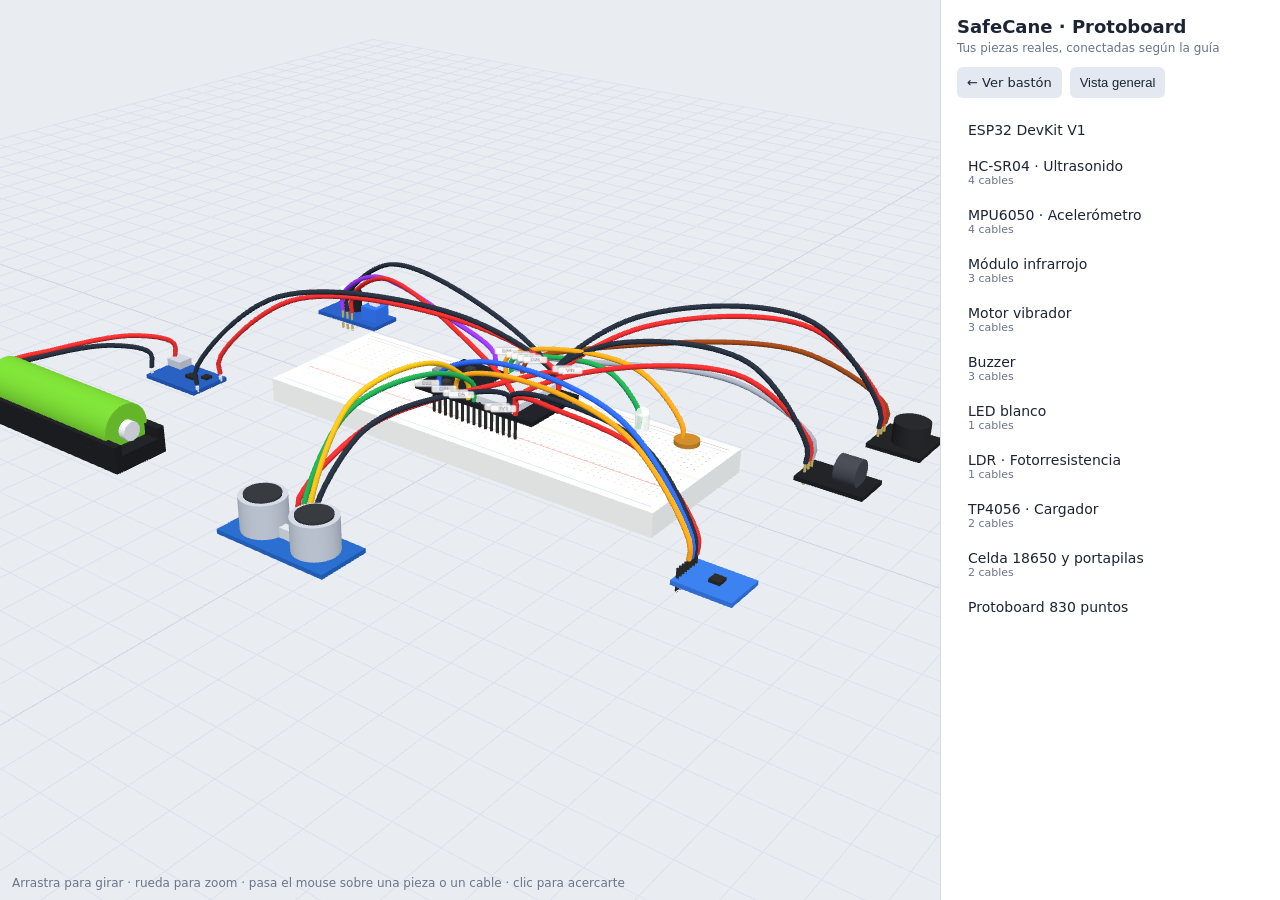
<file: modelo3d/visor/protoboard.html>
<!doctype html>
<html lang="es"><head><meta charset="utf-8"><meta name="viewport" content="width=device-width,initial-scale=1">
<title>SafeCane Protoboard</title>
<style>
*{box-sizing:border-box}body{margin:0;font-family:system-ui,sans-serif;background:#e9edf2;color:#1d2433;display:flex;height:100vh;overflow:hidden}
#vista{flex:1;position:relative}canvas{display:block}
#panel{width:340px;background:#fff;border-left:1px solid #d5dbe5;overflow:auto;padding:16px}
h1{font-size:18px;margin:0 0 4px}.sub{color:#6b7589;font-size:12px;margin-bottom:12px}
.btns{display:flex;gap:8px;margin-bottom:14px;flex-wrap:wrap}
button,a.btn{background:#e3e8f1;color:#1d2433;border:0;border-radius:6px;padding:8px 10px;cursor:pointer;font-size:13px;text-decoration:none}button:hover,a.btn:hover{background:#cfd8e8}
.item{padding:9px 10px;border-radius:6px;cursor:pointer;border:1px solid transparent;font-size:14px}
.item:hover{background:#eef2f9}.item.act{background:#dbe8ff;border-color:#3b82f6}
.item small{display:block;color:#6b7589;font-size:11px}
#info{margin-top:14px;padding:12px;border-radius:8px;background:#f3f6fb;font-size:13px;line-height:1.5;display:none}
#info b{font-size:15px;display:block;margin-bottom:4px}
#info table{border-collapse:collapse;margin-top:6px;width:100%}#info td{padding:2px 4px;border-bottom:1px solid #dde3ee;font-size:12px}
.dot{display:inline-block;width:9px;height:9px;border-radius:50%;margin-right:6px}
#tip{position:absolute;pointer-events:none;background:#fff;color:#1d2433;border:1px solid #cfd8e8;border-radius:8px;padding:7px 11px;font-size:13px;box-shadow:0 4px 14px #0002;display:none;max-width:240px}
#tip b{display:block}
#tag{position:absolute;pointer-events:none;background:#fff;border:2px solid #3b82f6;color:#1d2433;padding:8px 12px;border-radius:10px;font-size:13px;box-shadow:0 6px 18px #0003;display:none;max-width:260px;transform:translate(36px,-50%)}
#tag b{display:block;color:#2563eb;margin-bottom:2px}
#ring{position:absolute;pointer-events:none;width:50px;height:50px;margin:-25px 0 0 -25px;border:3px solid #3b82f6;border-radius:50%;display:none;animation:p 1.2s infinite}
@keyframes p{0%{transform:scale(.6);opacity:1}100%{transform:scale(1.5);opacity:0}}
#error{position:absolute;top:12px;left:12px;right:12px;background:#b91c1c;color:#fff;padding:10px;border-radius:6px;display:none;font-size:13px}
#ayuda{position:absolute;left:12px;bottom:10px;font-size:12px;color:#6b7589}
</style></head><body>
<div id="vista"><div id="error"></div><div id="tip"></div><div id="ring"></div><div id="tag"></div>
<div id="ayuda">Arrastra para girar · rueda para zoom · pasa el mouse sobre una pieza o un cable · clic para acercarte</div></div>
<div id="panel"><h1>SafeCane · Protoboard</h1><div class="sub">Tus piezas reales, conectadas según la guía</div>
<div class="btns"><a class="btn" href="index.html">← Ver bastón</a><button id="general">Vista general</button></div>
<div id="lista"></div><div id="info"></div></div>
<script>addEventListener("error",e=>{const x=document.getElementById("error");x.style.display="block";x.textContent="Error: "+e.message});addEventListener("unhandledrejection",e=>{const x=document.getElementById("error");x.style.display="block";x.textContent="Error: "+(e.reason&&e.reason.message||e.reason)})</script>
<script type="importmap">{"imports":{"three":"./lib/three.module.js","three/addons/":"./lib/addons/"}}</script>
<script type="module">
import * as THREE from "three";
import {OrbitControls} from "three/addons/controls/OrbitControls.js";

const cont = document.getElementById("vista");
const renderer = new THREE.WebGLRenderer({antialias:true});
renderer.setPixelRatio(devicePixelRatio); cont.prepend(renderer.domElement);
const scene = new THREE.Scene(); scene.background = new THREE.Color(0xe9edf2);
const camera = new THREE.PerspectiveCamera(32,1,1,3000);
const controls = new OrbitControls(camera, renderer.domElement); controls.enableDamping = true; controls.maxPolarAngle = Math.PI/2.05;
scene.add(new THREE.HemisphereLight(0xffffff,0x9aa7bd,2.6));
const sol = new THREE.DirectionalLight(0xffffff,2.2); sol.position.set(200,400,250); scene.add(sol);
const grid = new THREE.GridHelper(900,60,0xcdd5e2,0xdbe1ec); grid.position.y = -0.1; scene.add(grid);

// ---------- utilidades ----------
const mat = (c, o={}) => new THREE.MeshStandardMaterial({color:c, roughness:.7, metalness:0, ...o});
const box = (w,h,d,c,x=0,y=0,z=0,o) => { const m = new THREE.Mesh(new THREE.BoxGeometry(w,h,d), mat(c,o)); m.position.set(x,y,z); return m; };
const cyl = (r,h,c,x=0,y=0,z=0,o) => { const m = new THREE.Mesh(new THREE.CylinderGeometry(r,r,h,28), mat(c,o)); m.position.set(x,y,z); return m; };
const pinLen = 8;
function pinsRow(g, pts, y=0){ pts.forEach(([x,z]) => g.add(cyl(.5,pinLen,0xb8a25a,x,y,z))); }

const partes = {};   // id -> {group, info, pins}
const cables = [];   // {mesh, from, to, desc, parte}

function parte(id, group, pos, info, pins){
  group.position.set(...pos); group.name = id; group.userData.id = id; scene.add(group);
  group.updateMatrixWorld(true);
  partes[id] = {group, info, pins, cables:[]};
}
const pinMundo = (id, nombre) => partes[id].group.localToWorld(partes[id].pins[nombre].clone());

// ---------- protoboard ----------
const pb = new THREE.Group();
function texturaAgujeros(){
  const c = document.createElement("canvas"); c.width = 1024; c.height = 360; const g = c.getContext("2d");
  g.fillStyle = "#f4f4f1"; g.fillRect(0,0,1024,360);
  g.fillStyle = "#d8d8d2"; g.fillRect(0,172,1024,16);
  g.fillStyle = "#e2554f"; g.fillRect(14,20,996,3); g.fillRect(14,252,996,3);
  g.fillStyle = "#4a7be0"; g.fillRect(14,34,996,3); g.fillRect(14,338,996,3);
  g.fillStyle = "#8d8d85";
  for (let i=0;i<60;i++){ const x = 24+i*16.4;
    [48,64,80,96,112,128,144,198,214,230,246,262,278,294].forEach(y => g.fillRect(x,y,5,5));
    [10,26,262,306,322].forEach(y => g.fillRect(x,y,0,0)); }
  const t = new THREE.CanvasTexture(c); t.colorSpace = THREE.SRGBColorSpace; return t;
}
const pbTop = new THREE.Mesh(new THREE.BoxGeometry(165,9,56), [mat(0xe8e8e2),mat(0xe8e8e2),new THREE.MeshStandardMaterial({map:texturaAgujeros(),roughness:.8}),mat(0xe8e8e2),mat(0xe8e8e2),mat(0xe8e8e2)]);
pbTop.position.y = 4.5; pb.add(pbTop); scene.add(pb);
pb.userData.id = "protoboard";
// el protoboard tiene su propia etiqueta
partes.protoboard = {group:pb, info:{n:"Protoboard 830 puntos",d:"Sostiene el ESP32 y los componentes pasivos. Las filas de 5 agujeros están unidas por debajo; los rieles rojo y azul llevan 3,3 V/5 V y GND.",p:""}, pins:{}, cables:[]};

// ---------- ESP32 DevKit (30 pines) ----------
const FILA_A = ["EN","VP","VN","D34","D35","D32","D33","D25","D26","D27","D14","D12","D13","GND","VIN"];  // fondo
const FILA_B = ["D23","D22","TX0","RX0","D21","D19","D18","D5","TX2","RX2","D4","D2","D15","GND","3V3"];  // frente
const ESP_Y = 17;
{
  const g = new THREE.Group(), pins = {};
  g.add(box(51,1.6,28,0x14171d,0,0,0));
  g.add(box(18,2.6,25,0xc9ccd1,8,2.1,0));                       // módulo WROOM
  g.add(box(6,1.4,5,0x888b90,-24,1.5,0));                        // conector micro-USB
  g.add(box(5,1.8,4,0x888b90,-24,1.5,0)); g.children.at(-1).position.set(-23,1.7,0);
  g.add(box(3,1.2,3,0x333333,-17,1.4,-7)); g.add(box(3,1.2,3,0x333333,-17,1.4,7));  // botones EN / BOOT
  FILA_A.forEach((n,i) => { const x = -17.8+2.54*i; g.add(cyl(.55,pinLen+4,0x222222,x,-pinLen/2-.8,-12.7)); pins[n] = new THREE.Vector3(x,1,-12.7); });
  FILA_B.forEach((n,i) => { const x = -17.8+2.54*i; g.add(cyl(.55,pinLen+4,0x222222,x,-pinLen/2-.8,12.7)); pins[n+"_B"] = new THREE.Vector3(x,1,12.7); pins[n] = pins[n] ; });
  // para 3V3/GND/D5... de la fila B usamos claves con sufijo _B (GND y nombres repetidos)
  parte("esp32", g, [0,ESP_Y,0], {n:"ESP32 DevKit V1",d:"Cerebro del bastón. Lee los sensores y comunica por Wi-Fi, MQTT y BLE. Su puerto micro-USB queda a la izquierda.",p:"Alimentación por USB o por VIN (5 V)"}, pins);
}
const espA = n => pinMundo("esp32", n);
const espB = n => pinMundo("esp32", n+"_B");

// etiquetas de pines usados en el ESP32
function etiqueta(texto, pos, color="#1d2433"){
  const c = document.createElement("canvas"); c.width = 128; c.height = 48; const g = c.getContext("2d");
  g.fillStyle = "#ffffffd9"; g.beginPath(); g.roundRect(2,6,124,36,10); g.fill();
  g.fillStyle = color; g.font = "bold 26px sans-serif"; g.textAlign = "center"; g.textBaseline = "middle"; g.fillText(texto,64,25);
  const s = new THREE.Sprite(new THREE.SpriteMaterial({map:new THREE.CanvasTexture(c), depthTest:false}));
  s.scale.set(9,3.4,1); s.position.copy(pos); s.renderOrder = 10; scene.add(s); return s;
}

// ---------- HC-SR04 ----------
{
  const g = new THREE.Group(), pins = {};
  g.add(box(45,1.6,20,0x1e5fb4,0,0,0));
  [-11,11].forEach(x => { g.add(cyl(8,12,0xb9bec7,x,7,0)); g.add(cyl(6.2,1,0x2b2e33,x,13.2,0)); });
  g.add(box(9,4,3,0xc9ccd1,0,2.5,0));
  ["VCC","Trig","Echo","GND"].forEach((n,i) => { const x = -3.81+2.54*i; g.add(cyl(.5,pinLen,0xb8a25a,x,-0,-8.5)); pins[n] = new THREE.Vector3(x,4,-8.5); });
  parte("hcsr04", g, [-5,0.8,100], {n:"HC-SR04 · Ultrasonido",d:"Mide la distancia a obstáculos (2–400 cm). En el bastón va al frente del tubo. Su Echo entrega 5 V: necesita el divisor de 1 kΩ y 2 kΩ.",p:""}, pins);
}
// ---------- MPU6050 ----------
{
  const g = new THREE.Group(), pins = {};
  g.add(box(21,1.6,16,0x2f6fd0,0,0,0)); g.add(box(4,1.2,4,0x222222,1,1.4,0));
  const nom = ["VCC","GND","SCL","SDA","XDA","XCL","AD0","INT"];
  nom.forEach((n,i) => { const z = -8.9+2.54*i*0.7; g.add(cyl(.5,pinLen,0x222222,-9.5,0,-5.4+i*1.55)); pins[n] = new THREE.Vector3(-9.5,4,-5.4+i*1.55); });
  parte("mpu6050", g, [112,0.8,40], {n:"MPU6050 · Acelerómetro",d:"Detecta caída libre, impacto e inclinación. Se comunica por I2C. En el bastón va en la base de la empuñadura, con el eje Z paralelo al tubo.",p:""}, pins);
}
// ---------- Módulo infrarrojo (el que tienes, con potenciómetro) ----------
{
  const g = new THREE.Group(), pins = {};
  g.add(box(31,1.6,14,0x1e55b0,0,0,0));
  g.add(cyl(2.4,9,0xe8f0f8,-9,5,-3,{transparent:true,opacity:.85})); g.add(cyl(2.4,9,0x15171a,-3,5,-3));
  g.add(box(8,6,8,0x2d6cdf,9,3.5,-1)); g.add(box(4,4,2,0xe6e6e6,9,6.6,-1));
  ["OUT","GND","VCC"].forEach((n,i) => { const x = -2.54+2.54*i; g.add(cyl(.5,pinLen,0xb8a25a,x,0,6)); pins[n] = new THREE.Vector3(x,4,6); });
  parte("ir", g, [-112,0.8,-52], {n:"Módulo infrarrojo",d:"Detecta si hay una mano en la empuñadura. Ojo: este módulo trae potenciómetro y salida digital; la guía recomienda el TCRT5000 suelto para usar la lectura analógica diferencial.",p:""}, pins);
}
// ---------- TP4056 ----------
{
  const g = new THREE.Group(), pins = {};
  g.add(box(26,1.6,17,0x1d52a8,0,0,0)); g.add(box(7,3,6,0xb7bcc4,-9.5,2.2,-5.5)); g.add(box(4,1.2,3,0x222222,3,1.4,0)); g.add(box(3,1,3,0x222222,8,1.4,-3));
  [["OUT+",12.5,-6],["OUT-",12.5,6],["B+",-12.5,-6],["B-",-12.5,6]].forEach(([n,x,z]) => { g.add(cyl(.7,2,0xcdd2d8,x,1,z)); pins[n] = new THREE.Vector3(x,3,z); });
  parte("tp4056", g, [-122,0.8,35], {n:"TP4056 · Cargador",d:"Carga la celda 18650 y corta la salida si baja de 2,5 V. Su micro-USB debe quedar accesible desde fuera de la empuñadura.",p:""}, pins);
}
// ---------- Portapilas 18650 ----------
{
  const g = new THREE.Group(), pins = {};
  g.add(box(78,6,22,0x15171a,0,3,0)); g.add(box(78,10,3,0x15171a,0,5,-9.5)); g.add(box(78,10,3,0x15171a,0,5,9.5));
  const cel = new THREE.Mesh(new THREE.CylinderGeometry(9.3,9.3,65,32), mat(0x6cc229)); cel.rotation.z = Math.PI/2; cel.position.set(0,11,0); g.add(cel);
  const polo = cyl(3.5,3,0xd7d9dc,34,11,0); polo.rotation.z = Math.PI/2; g.add(polo);
  pins["+"] = new THREE.Vector3(-39,8,-6); pins["-"] = new THREE.Vector3(-39,8,6);
  parte("bateria", g, [-122,0,92], {n:"Celda 18650 y portapilas",d:"Energía portátil. La tuya dice 1200 mAh (la guía pide 3000 mAh reales): con 1200 mAh la autonomía será menor.",p:""}, pins);
}
// ---------- Motor vibrador (módulo) ----------
{
  const g = new THREE.Group(), pins = {};
  g.add(box(25,1.6,15,0x15171a,0,0,0)); g.add(cyl(5,8,0x3a3d44,4,5,0)); g.children.at(-1).rotation.z = Math.PI/2;
  ["S","+","-"].forEach((n,i) => { const z = -2.54+2.54*i; g.add(cyl(.5,pinLen,0xb8a25a,-11,0,z)); pins[n] = new THREE.Vector3(-11,4,z); });
  parte("motor", g, [112,0.8,-42], {n:"Motor vibrador",d:"Avisa de obstáculos con vibración, más rápida cuanto más cerca. En el bastón va dentro de la empuñadura. La guía lo maneja con un transistor para no sobrecargar el pin.",p:""}, pins);
}
// ---------- Buzzer (módulo) ----------
{
  const g = new THREE.Group(), pins = {};
  g.add(box(20,1.6,20,0x15171a,0,0,0)); g.add(cyl(6.5,8,0x1b1d21,2,5,0));
  ["S","+","-"].forEach((n,i) => { const z = -2.54+2.54*i; g.add(cyl(.5,pinLen,0xb8a25a,-9,0,z)); pins[n] = new THREE.Vector3(-9,4,z); });
  parte("buzzer", g, [118,0.8,-82], {n:"Buzzer",d:"Alarma sonora en estado ALERTA. Suena junto con el LED blanco hasta que se presiona el pulsador.",p:""}, pins);
}
// ---------- LED y LDR en el protoboard ----------
{
  const g = new THREE.Group(), pins = {};
  g.add(cyl(2.5,6,0xf4f4ee,0,3,0,{transparent:true,opacity:.8})); g.add(new THREE.Mesh(new THREE.SphereGeometry(2.5,16,12),mat(0xf4f4ee,{transparent:true,opacity:.8}))); g.children.at(-1).position.y = 6;
  g.add(cyl(.3,10,0xcfcfcf,-1.3,-2,0)); g.add(cyl(.3,8,0xcfcfcf,1.3,-1,0)); pins["+"] = new THREE.Vector3(-1.3,0,0);
  parte("led", g, [48,9,-20], {n:"LED blanco",d:"Hace visible al usuario de noche. En el bastón va en el tubo medio, con una resistencia limitadora.",p:""}, pins);
}
{
  const g = new THREE.Group(), pins = {};
  g.add(cyl(4.5,1.6,0xb7791f,0,1,0)); g.add(cyl(.3,10,0xcfcfcf,-2,-4,0)); g.add(cyl(.3,10,0xcfcfcf,2,-4,0)); pins["+"] = new THREE.Vector3(-2,0,0);
  parte("ldr", g, [66,9,-20], {n:"LDR · Fotorresistencia",d:"Mide la luz ambiente. Cuando oscurece, el firmware enciende el LED blanco.",p:""}, pins);
}

// ---------- cables ----------
const COL = {rojo:0xdc2626,negro:0x1f2937,naranja:0xf59e0b,verde:0x16a34a,amarillo:0xeab308,azul:0x2563eb,gris:0x9ca3af,marron:0x92400e,morado:0x9333ea};
const cableMat = {};
function cable(parteId, pinMod, destino, color, desc, alto){
  const a = pinMundo(parteId, pinMod), b = destino.clone();
  const h = alto ?? 22;
  const m1 = a.clone().lerp(b,.25); m1.y = Math.max(a.y,b.y)+h; const m2 = a.clone().lerp(b,.75); m2.y = m1.y;
  const curva = new THREE.CatmullRomCurve3([a, a.clone().add(new THREE.Vector3(0,6,0)), m1, m2, b.clone().add(new THREE.Vector3(0,6,0)), b]);
  const mm = mat(COL[color], {transparent:true});
  const mesh = new THREE.Mesh(new THREE.TubeGeometry(curva,40,.9,8), mm);
  mesh.userData = {cable:true, desc, parteId}; scene.add(mesh);
  cables.push(mesh); partes[parteId].cables.push({desc, color});
}
const sub = (id) => partes[id].group.localToWorld(new THREE.Vector3(0,0,0));
const alto = (k) => 10 + k*3.5;
// HC-SR04
cable("hcsr04","VCC",espA("VIN"),"rojo","HC-SR04 VCC → ESP32 VIN (5 V)",alto(0));
cable("hcsr04","GND",espB("GND"),"negro","HC-SR04 GND → ESP32 GND",alto(1));
cable("hcsr04","Trig",espB("D5"),"verde","HC-SR04 Trig → GPIO 5",alto(2));
cable("hcsr04","Echo",espB("D18"),"amarillo","HC-SR04 Echo → GPIO 18 (con divisor 1k/2k)",alto(3));
// MPU6050
cable("mpu6050","VCC",espB("3V3"),"rojo","MPU6050 VCC → ESP32 3V3",alto(0));
cable("mpu6050","GND",espB("GND"),"negro","MPU6050 GND → ESP32 GND",alto(1));
cable("mpu6050","SDA",espB("D21"),"naranja","MPU6050 SDA → GPIO 21",alto(2));
cable("mpu6050","SCL",espB("D22"),"azul","MPU6050 SCL → GPIO 22",alto(3));
// Infrarrojo
cable("ir","VCC",espB("3V3"),"rojo","Infrarrojo VCC → ESP32 3V3",alto(1));
cable("ir","GND",espA("GND"),"negro","Infrarrojo GND → ESP32 GND",alto(2));
cable("ir","OUT",espA("D34"),"morado","Infrarrojo OUT → GPIO 34",alto(0));
// Motor y buzzer
cable("motor","S",espA("D25"),"gris","Motor señal → GPIO 25",alto(0));
cable("motor","+",espB("3V3"),"rojo","Motor + → ESP32 3V3",alto(2));
cable("motor","-",espA("GND"),"negro","Motor − → GND",alto(3));
cable("buzzer","S",espA("D26"),"marron","Buzzer señal → GPIO 26",alto(1));
cable("buzzer","+",espA("VIN"),"rojo","Buzzer + → ESP32 VIN (5 V)",alto(4));
cable("buzzer","-",espA("GND"),"negro","Buzzer − → GND",alto(5));
// LED y LDR
cable("led","+",espA("D33"),"verde","LED → GPIO 33 (vía transistor en el montaje final)",alto(0));
cable("ldr","+",espA("D32"),"naranja","LDR → GPIO 32 (divisor con 10 kΩ)",alto(1));
// Energía
cable("tp4056","OUT+",espA("VIN"),"rojo","TP4056 OUT+ → ESP32 VIN",alto(3));
cable("tp4056","OUT-",espA("GND"),"negro","TP4056 OUT− → GND",alto(4));
cable("bateria","+",pinMundo("tp4056","B+"),"rojo","Celda (+) → TP4056 B+",8);
cable("bateria","-",pinMundo("tp4056","B-"),"negro","Celda (−) → TP4056 B−",8);

// etiquetas de pines usados
[["D5","B"],["D18","B"],["D21","B"],["D22","B"],["3V3","B"],["GND","B"]].forEach(([n]) => etiqueta(n === "GND" ? "GND" : n, espB(n).clone().add(new THREE.Vector3(0,5,7))));
[["D34"],["D32"],["D33"],["D25"],["D26"],["VIN"],["GND"]].forEach(([n]) => etiqueta(n, espA(n).clone().add(new THREE.Vector3(0,5,-7))));

// ---------- interfaz ----------
const lista = document.getElementById("lista"), info = document.getElementById("info");
const ORDEN = ["esp32","hcsr04","mpu6050","ir","motor","buzzer","led","ldr","tp4056","bateria","protoboard"];
ORDEN.forEach(id => { const d = partes[id].info; const e = document.createElement("div"); e.className = "item"; e.dataset.n = id;
  e.innerHTML = d.n + (partes[id].cables.length ? `<small>${partes[id].cables.length} cables</small>` : ""); e.onclick = () => seleccionar(id); lista.append(e); });
document.getElementById("general").onclick = () => general(false);

const tip = document.getElementById("tip"), tag = document.getElementById("tag"), ring = document.getElementById("ring");
let seleccion = null, vuelo = null;

function volarA(p1, t1, ms=900){ vuelo = {t0:performance.now(), ms, p0:camera.position.clone(), t0v:controls.target.clone(), p1, t1}; }
function general(inmediato){
  const pos = new THREE.Vector3(300,250,400), tgt = new THREE.Vector3(0,0,15);
  if (inmediato){ camera.position.copy(pos); controls.target.copy(tgt); } else volarA(pos,tgt);
  seleccionar(null);
}
function seleccionar(id){
  seleccion = id;
  document.querySelectorAll(".item").forEach(e => e.classList.toggle("act", e.dataset.n === id));
  tag.style.display = ring.style.display = info.style.display = id ? "block" : "none";
  cables.forEach(c => c.material.opacity = !id || c.userData.parteId === id || id === "esp32" ? 1 : .18);
  if (!id) return;
  const p = partes[id], d = p.info;
  tag.innerHTML = `<b>${d.n}</b>${d.d.split(".")[0]}.`;
  let tabla = p.cables.length ? "<table>" + p.cables.map(c => `<tr><td><span class="dot" style="background:#${COL[c.color].toString(16).padStart(6,"0")}"></span>${c.desc}</td></tr>`).join("") + "</table>" : "";
  if (id === "esp32") tabla = "<table>" + cables.map(c => `<tr><td>${c.userData.desc}</td></tr>`).join("") + "</table>";
  info.innerHTML = `<b>${d.n}</b>${d.d}${tabla}`;
  const caja = new THREE.Box3().setFromObject(p.group), centro = caja.getCenter(new THREE.Vector3());
  const dist = Math.max(caja.getSize(new THREE.Vector3()).length()*2.3, 90);
  const dir = new THREE.Vector3(.55,.8,.9).normalize();
  volarA(centro.clone().add(dir.multiplyScalar(dist)), centro);
}

// hover y clic
const ray = new THREE.Raycaster(), mouse = new THREE.Vector2(); let down = null;
const objetos = () => [...Object.values(partes).map(p => p.group), ...cables];
function bajo(e){
  const r = renderer.domElement.getBoundingClientRect();
  mouse.set(((e.clientX-r.left)/r.width)*2-1, -((e.clientY-r.top)/r.height)*2+1);
  ray.setFromCamera(mouse,camera);
  const hit = ray.intersectObjects(objetos(), true)[0]; if (!hit) return null;
  let o = hit.object; if (o.userData.cable) return {cable:o};
  while (o && !o.userData.id) o = o.parent; return o ? {id:o.userData.id} : null;
}
renderer.domElement.addEventListener("pointermove", e => {
  const h = bajo(e), r = cont.getBoundingClientRect();
  if (!h){ tip.style.display = "none"; renderer.domElement.style.cursor = ""; return; }
  tip.style.display = "block"; renderer.domElement.style.cursor = "pointer";
  tip.style.left = (e.clientX-r.left+16)+"px"; tip.style.top = (e.clientY-r.top+12)+"px";
  tip.innerHTML = h.cable ? `<b>Cable</b>${h.cable.userData.desc}` : `<b>${partes[h.id].info.n}</b>clic para acercarte`;
});
renderer.domElement.addEventListener("pointerdown", e => down = [e.clientX,e.clientY]);
renderer.domElement.addEventListener("pointerup", e => {
  if (!down || Math.hypot(e.clientX-down[0],e.clientY-down[1]) > 5) return;
  const h = bajo(e); if (h) seleccionar(h.cable ? h.cable.userData.parteId : h.id);
});

function ajustar(){ const w = cont.clientWidth, h = cont.clientHeight; renderer.setSize(w,h); camera.aspect = w/h; camera.updateProjectionMatrix(); }
addEventListener("resize", ajustar); ajustar(); general(true);

renderer.setAnimationLoop(() => {
  if (vuelo){ let k = Math.min((performance.now()-vuelo.t0)/vuelo.ms,1); k = k<.5 ? 2*k*k : 1-Math.pow(-2*k+2,2)/2;
    camera.position.lerpVectors(vuelo.p0,vuelo.p1,k); controls.target.lerpVectors(vuelo.t0v,vuelo.t1,k); if (k===1) vuelo = null; }
  controls.update(); renderer.render(scene,camera);
  if (seleccion){ const p = new THREE.Box3().setFromObject(partes[seleccion].group).getCenter(new THREE.Vector3()).project(camera);
    const x = (p.x+1)/2*cont.clientWidth, y = (1-p.y)/2*cont.clientHeight;
    ring.style.left = x+"px"; ring.style.top = y+"px"; tag.style.left = x+"px"; tag.style.top = y+"px"; }
});
</script></body></html>
</file>
